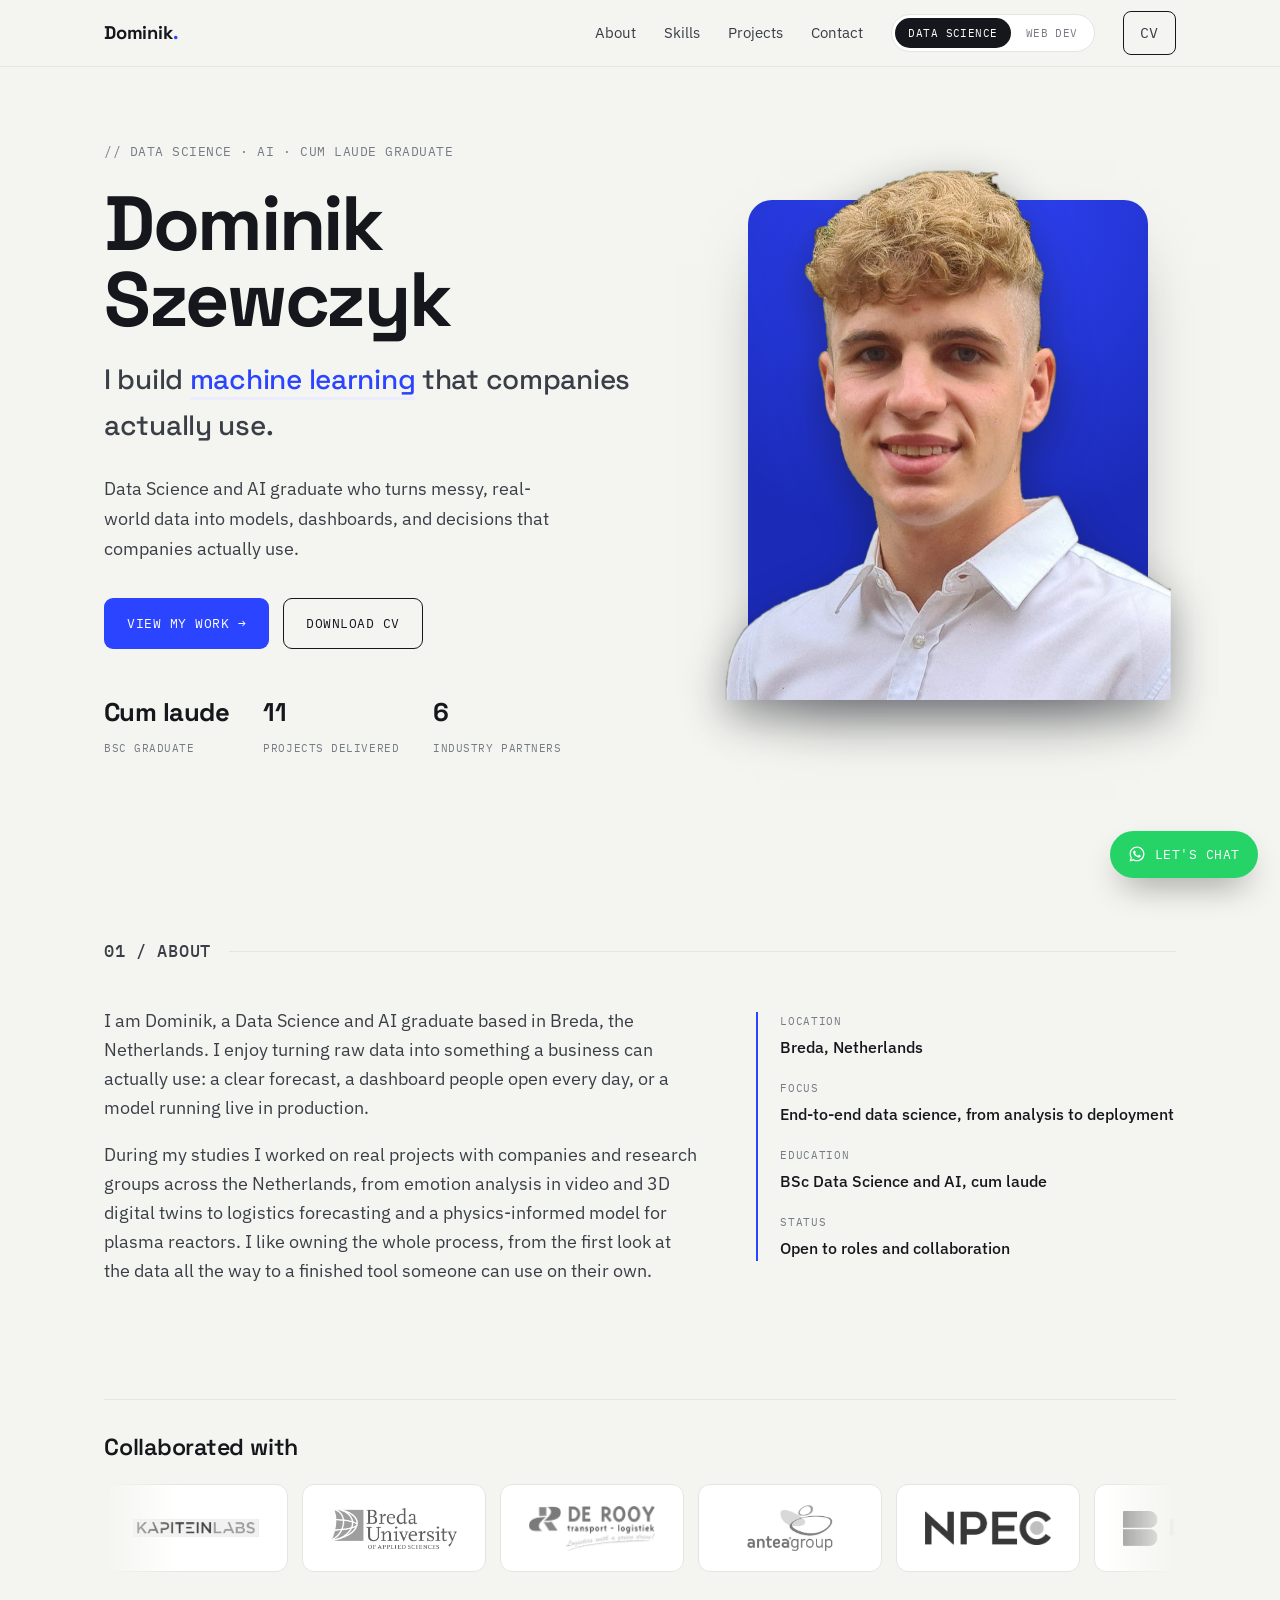
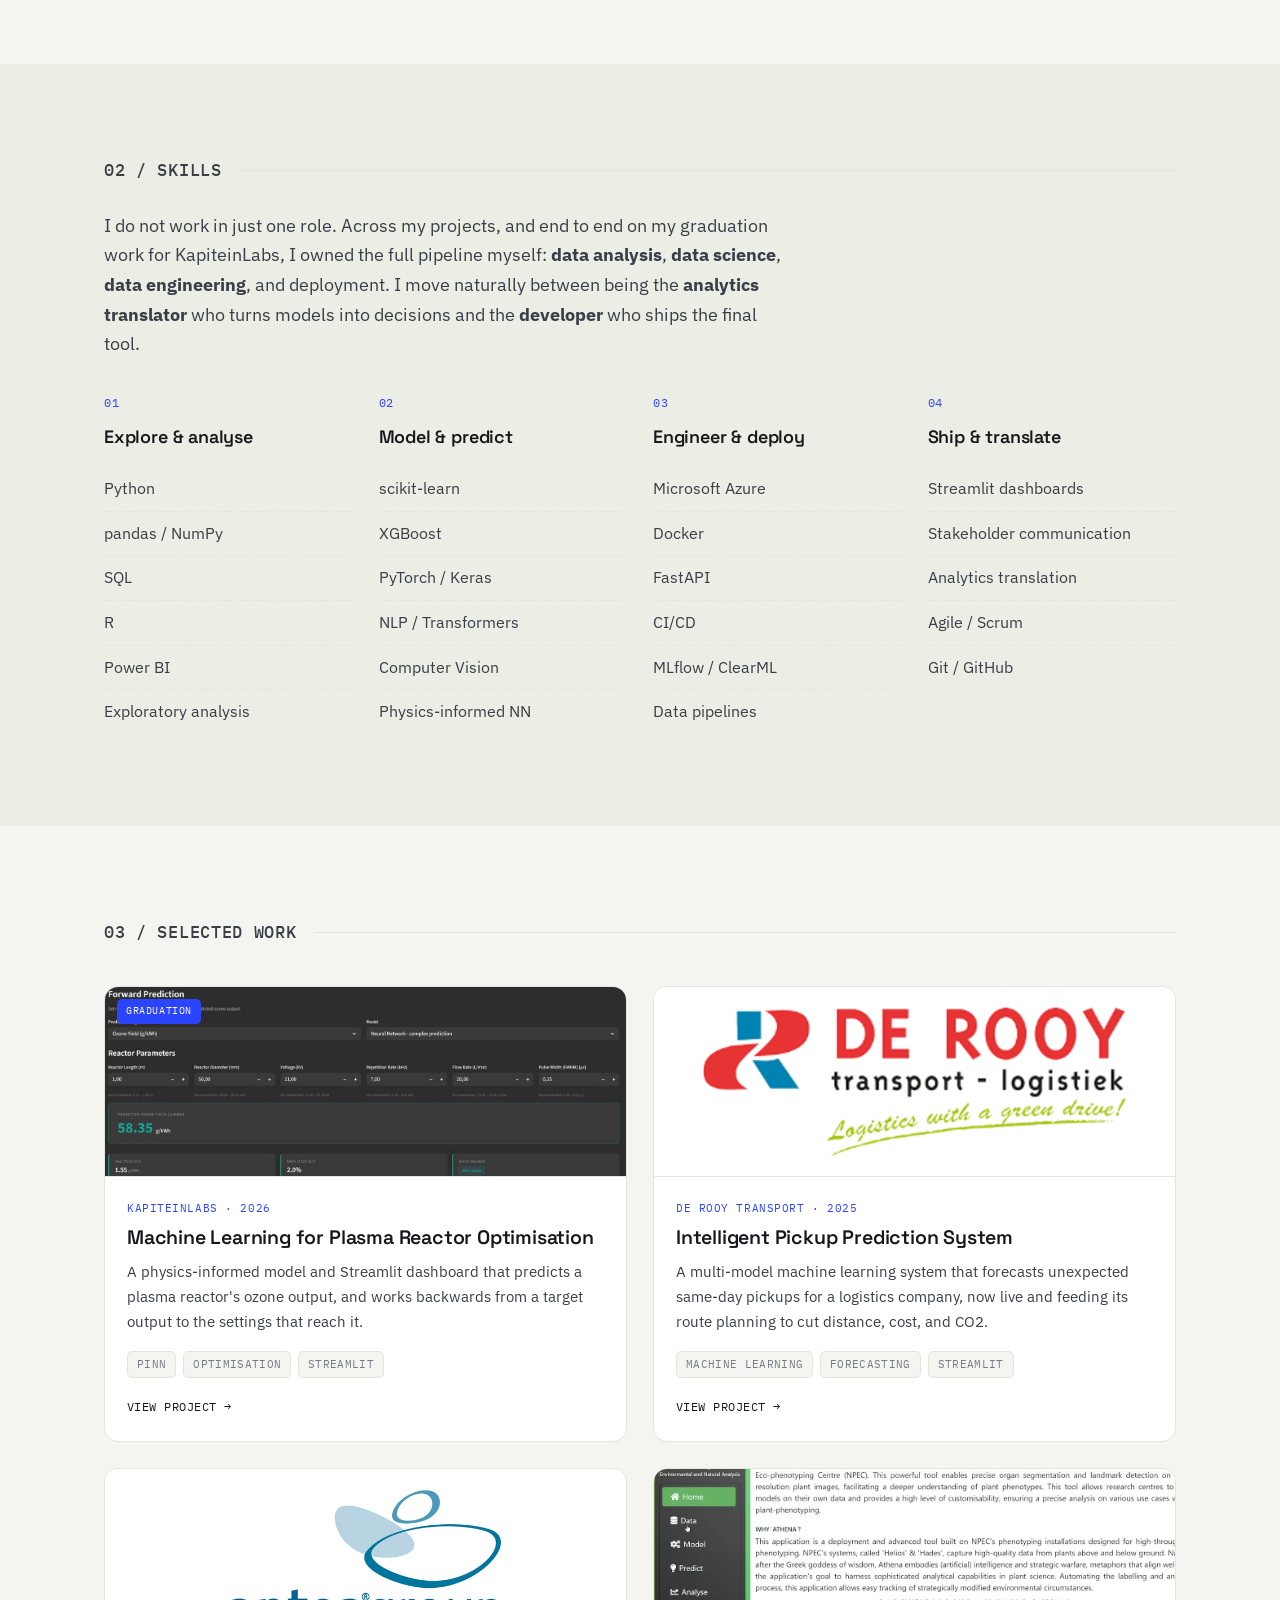
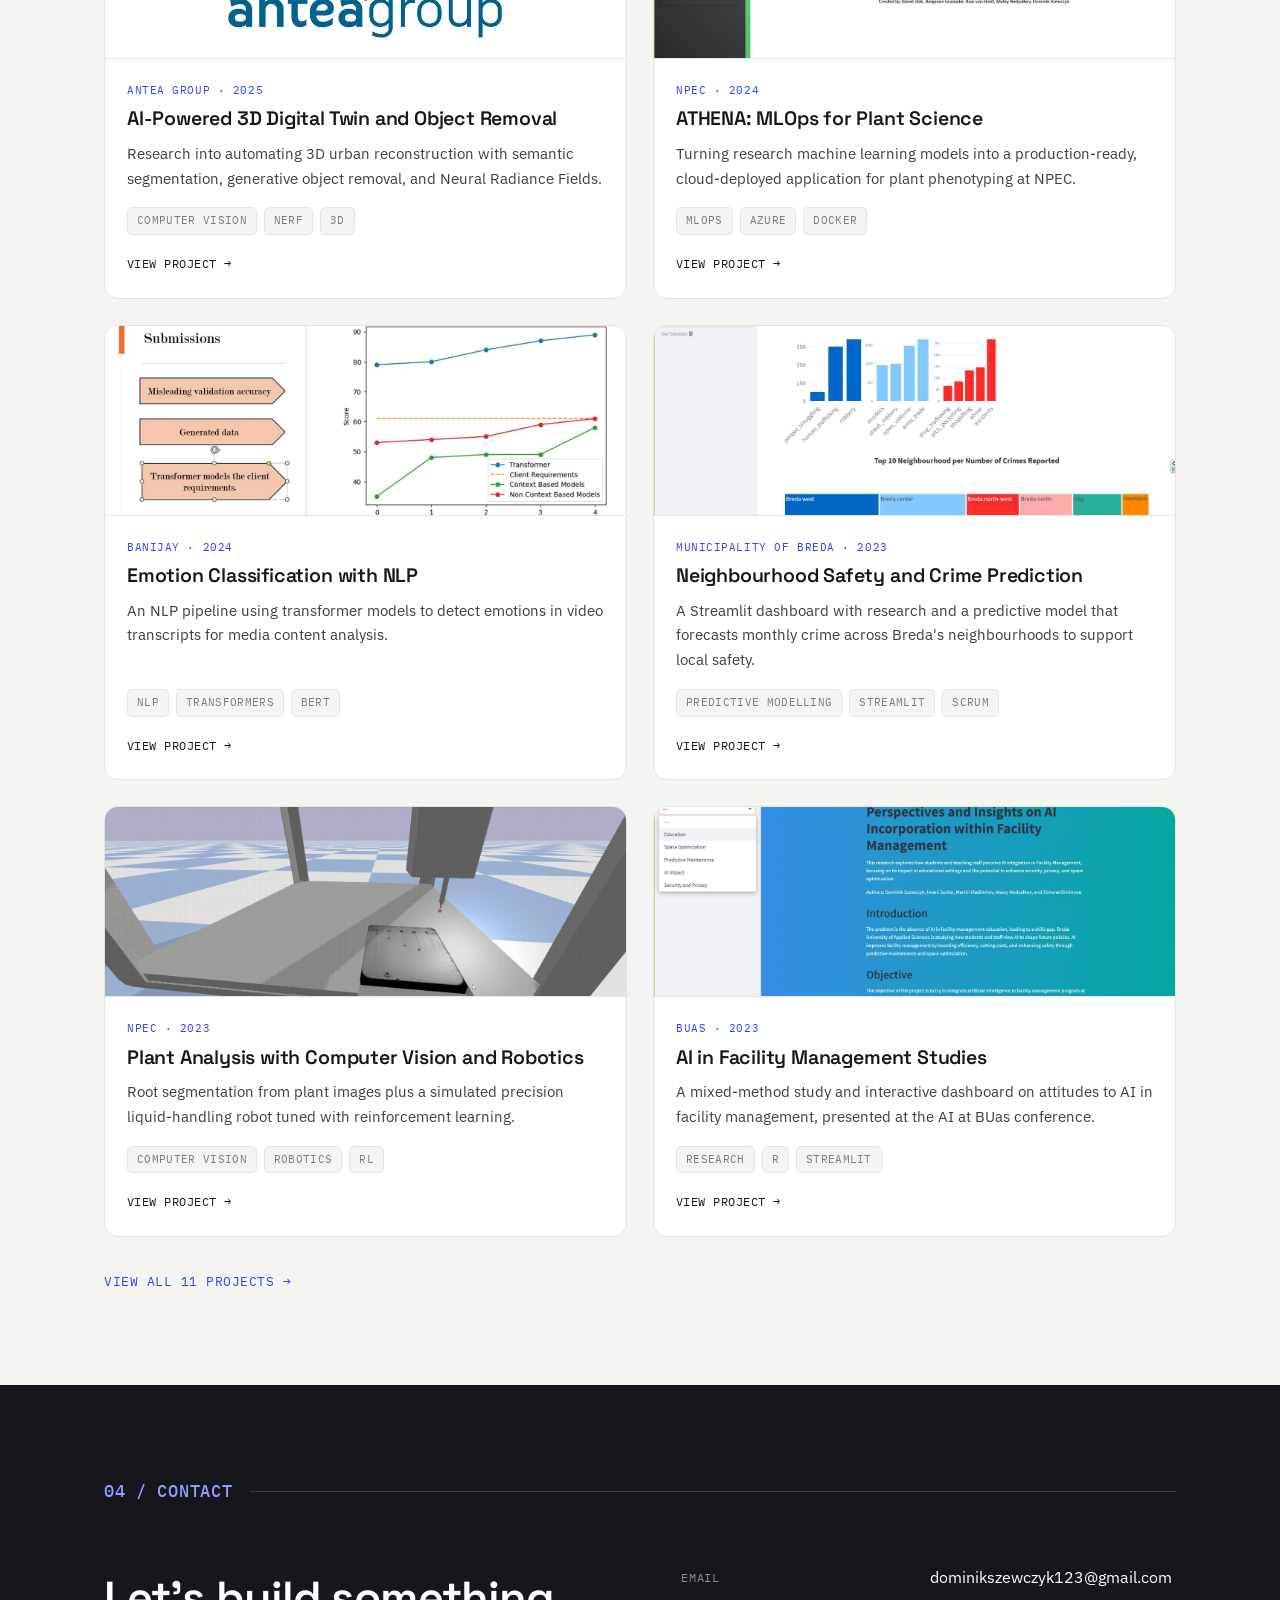
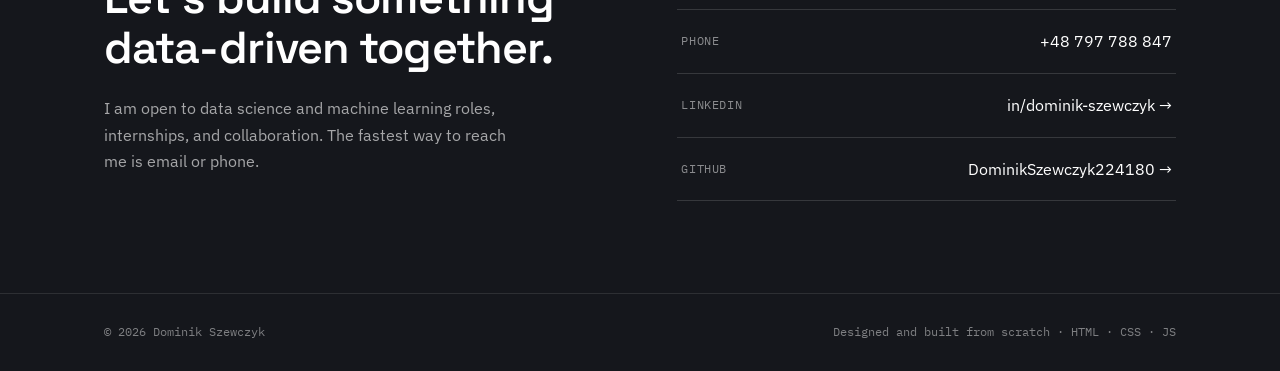
<file: index.html>
<!DOCTYPE html>
<html lang="en">
<head>
<meta charset="UTF-8">
<meta name="viewport" content="width=device-width, initial-scale=1">
<title>Dominik Szewczyk | Data Science and AI</title>
<meta name="description" content="Dominik Szewczyk, Data Science and AI graduate (cum laude). Machine learning, MLOps, computer vision, and NLP projects with industry and research partners.">
<link rel="preconnect" href="https://fonts.googleapis.com">
<link rel="preconnect" href="https://fonts.gstatic.com" crossorigin>
<link href="https://fonts.googleapis.com/css2?family=Space+Grotesk:wght@400;500;600;700&family=IBM+Plex+Sans:wght@400;500;600&family=IBM+Plex+Mono:wght@400;500&display=swap" rel="stylesheet">
<link rel="stylesheet" href="assets/css/style.css">
</head>
<body><header>
  <div class="wrap nav">
    <a class="logo" href="index.html">Dominik<span>.</span></a>
    <button class="nav-toggle" aria-label="Open menu" aria-expanded="false"><span></span><span></span><span></span></button>
    <nav class="nav-menu">
      <a href="index.html#about">About</a>
      <a href="index.html#skills">Skills</a>
      <a href="index.html#projects">Projects</a>
      <a href="index.html#contact">Contact</a>
      <div class="seg">
        <a class="seg-btn active" href="index.html">Data Science</a>
        <a class="seg-btn" href="webdev.html">Web Dev</a>
      </div>
      <a class="btn-cv" href="docs/cv.pdf">CV</a>
    </nav>
  </div>
</header>
<section class="hero">
  <div class="wrap hero-grid">
    <div class="hero-text">
      <p class="eyebrow">// data science &middot; ai &middot; cum laude graduate</p>
      <h1>Dominik Szewczyk</h1>
      <p class="role">I build <span class="rotate" data-words="machine learning|predictive models|data dashboards|AI solutions">machine learning</span> that companies actually use.</p>
      <p class="lead">Data Science and AI graduate who turns messy, real-world data into models, dashboards, and decisions that companies actually use.</p>
      <div class="cta-row">
        <a class="btn btn-primary" href="#projects">View my work &rarr;</a>
        <a class="btn btn-ghost" href="docs/cv.pdf">Download CV</a>
      </div>
      <div class="hero-stats">
        <div class="stat"><span class="n">Cum laude</span><span class="l">BSc graduate</span></div>
        <div class="stat"><span class="n">11</span><span class="l">projects delivered</span></div>
        <div class="stat"><span class="n">6</span><span class="l">industry partners</span></div>
      </div>
    </div>
    <div class="hero-photo">
      <div class="photo-panel"></div>
      <img src="assets/img/portrait-hero.png" alt="Dominik Szewczyk">
    </div>
  </div>
</section>
<section id="about" class="section">
  <div class="wrap reveal">
    <div class="sec-label"><span>01 / about</span><i></i></div>
    <div class="about-grid">
      <div class="about-text">
        <p>I am Dominik, a Data Science and AI graduate based in Breda, the Netherlands. I enjoy turning raw data into something a business can actually use: a clear forecast, a dashboard people open every day, or a model running live in production.</p>
        <p>During my studies I worked on real projects with companies and research groups across the Netherlands, from emotion analysis in video and 3D digital twins to logistics forecasting and a physics-informed model for plasma reactors. I like owning the whole process, from the first look at the data all the way to a finished tool someone can use on their own.</p>
      </div>
      <div class="facts">
        <div class="row"><span class="k">Location</span><span class="v">Breda, Netherlands</span></div>
        <div class="row"><span class="k">Focus</span><span class="v">End-to-end data science, from analysis to deployment</span></div>
        <div class="row"><span class="k">Education</span><span class="v">BSc Data Science and AI, cum laude</span></div>
        <div class="row"><span class="k">Status</span><span class="v">Open to roles and collaboration</span></div>
      </div>
      <div class="orgs"><h3 class="orgs-title">Collaborated with</h3><div class="logo-marquee"><div class="logo-track"><a class="logo-tile " href="projects/kapiteinlabs.html" aria-label="KapiteinLabs"><img src="assets/img/kapiteinlabs_logo.png" alt="KapiteinLabs"></a><a class="logo-tile " href="projects.html" aria-label="BUas"><img src="assets/img/buas_logo.png" alt="BUas"></a><a class="logo-tile " href="projects/de-rooy.html" aria-label="De Rooy Transport"><img src="assets/img/derooy_logo.png" alt="De Rooy Transport"></a><a class="logo-tile " href="projects/antea.html" aria-label="Antea Group"><img src="assets/img/antea_logo.png" alt="Antea Group"></a><a class="logo-tile " href="projects/npec-athena.html" aria-label="NPEC"><img src="assets/img/npec_logo.png" alt="NPEC"></a><a class="logo-tile " href="projects/banijay-nlp.html" aria-label="Banijay"><img src="assets/img/banijay_logo.png" alt="Banijay"></a><a class="logo-tile " href="projects/breda-safety.html" aria-label="Municipality of Breda"><img src="assets/img/breda_logo.png" alt="Municipality of Breda"></a><a class="logo-tile " href="projects/kapiteinlabs.html" aria-label="TU Eindhoven"><img src="assets/img/tue_logo.png" alt="TU Eindhoven"></a><a class="logo-tile " href="projects/kapiteinlabs.html" aria-label="KapiteinLabs" aria-hidden="true" tabindex="-1"><img src="assets/img/kapiteinlabs_logo.png" alt=""></a><a class="logo-tile " href="projects.html" aria-label="BUas" aria-hidden="true" tabindex="-1"><img src="assets/img/buas_logo.png" alt=""></a><a class="logo-tile " href="projects/de-rooy.html" aria-label="De Rooy Transport" aria-hidden="true" tabindex="-1"><img src="assets/img/derooy_logo.png" alt=""></a><a class="logo-tile " href="projects/antea.html" aria-label="Antea Group" aria-hidden="true" tabindex="-1"><img src="assets/img/antea_logo.png" alt=""></a><a class="logo-tile " href="projects/npec-athena.html" aria-label="NPEC" aria-hidden="true" tabindex="-1"><img src="assets/img/npec_logo.png" alt=""></a><a class="logo-tile " href="projects/banijay-nlp.html" aria-label="Banijay" aria-hidden="true" tabindex="-1"><img src="assets/img/banijay_logo.png" alt=""></a><a class="logo-tile " href="projects/breda-safety.html" aria-label="Municipality of Breda" aria-hidden="true" tabindex="-1"><img src="assets/img/breda_logo.png" alt=""></a><a class="logo-tile " href="projects/kapiteinlabs.html" aria-label="TU Eindhoven" aria-hidden="true" tabindex="-1"><img src="assets/img/tue_logo.png" alt=""></a></div></div></div>
    </div>
  </div>
</section>
<section id="skills" class="section section-alt">
  <div class="wrap reveal">
    <div class="sec-label"><span>02 / skills</span><i></i></div>
    <p class="skills-intro">I do not work in just one role. Across my projects, and end to end on my graduation work for KapiteinLabs, I owned the full pipeline myself: <strong>data analysis</strong>, <strong>data science</strong>, <strong>data engineering</strong>, and deployment. I move naturally between being the <strong>analytics translator</strong> who turns models into decisions and the <strong>developer</strong> who ships the final tool.</p>
    <div class="skills-grid"><div class="skill-col"><span class="snum">01</span><h3>Explore & analyse</h3><ul><li>Python</li><li>pandas / NumPy</li><li>SQL</li><li>R</li><li>Power BI</li><li>Exploratory analysis</li></ul></div><div class="skill-col"><span class="snum">02</span><h3>Model & predict</h3><ul><li>scikit-learn</li><li>XGBoost</li><li>PyTorch / Keras</li><li>NLP / Transformers</li><li>Computer Vision</li><li>Physics-informed NN</li></ul></div><div class="skill-col"><span class="snum">03</span><h3>Engineer & deploy</h3><ul><li>Microsoft Azure</li><li>Docker</li><li>FastAPI</li><li>CI/CD</li><li>MLflow / ClearML</li><li>Data pipelines</li></ul></div><div class="skill-col"><span class="snum">04</span><h3>Ship & translate</h3><ul><li>Streamlit dashboards</li><li>Stakeholder communication</li><li>Analytics translation</li><li>Agile / Scrum</li><li>Git / GitHub</li></ul></div></div>
  </div>
</section>
<section id="projects" class="section">
  <div class="wrap reveal"><div class="sec-label"><span>03 / selected work</span><i></i></div>
  <div class="cards"><a class="card" href="projects/kapiteinlabs.html">
  <div class="card-thumb"><span class="card-flag">Graduation</span><img src="assets/img/kapiteinlabs_forward.jpg" alt="Machine Learning for Plasma Reactor Optimisation"></div>
  <div class="card-body">
    <span class="card-org">KapiteinLabs · 2026</span>
    <h3>Machine Learning for Plasma Reactor Optimisation</h3>
    <p>A physics-informed model and Streamlit dashboard that predicts a plasma reactor&#x27;s ozone output, and works backwards from a target output to the settings that reach it.</p>
    <div class="tags"><span class="tag">PINN</span><span class="tag">Optimisation</span><span class="tag">Streamlit</span></div>
    <span class="card-more">View project &rarr;</span>
  </div>
</a><a class="card" href="projects/de-rooy.html">
  <div class="card-thumb logo"><img src="assets/img/derooy_logo.png" alt="Intelligent Pickup Prediction System"></div>
  <div class="card-body">
    <span class="card-org">De Rooy Transport · 2025</span>
    <h3>Intelligent Pickup Prediction System</h3>
    <p>A multi-model machine learning system that forecasts unexpected same-day pickups for a logistics company, now live and feeding its route planning to cut distance, cost, and CO2.</p>
    <div class="tags"><span class="tag">Machine Learning</span><span class="tag">Forecasting</span><span class="tag">Streamlit</span></div>
    <span class="card-more">View project &rarr;</span>
  </div>
</a><a class="card" href="projects/antea.html">
  <div class="card-thumb logo"><img src="assets/img/antea_logo.png" alt="AI-Powered 3D Digital Twin and Object Removal"></div>
  <div class="card-body">
    <span class="card-org">Antea Group · 2025</span>
    <h3>AI-Powered 3D Digital Twin and Object Removal</h3>
    <p>Research into automating 3D urban reconstruction with semantic segmentation, generative object removal, and Neural Radiance Fields.</p>
    <div class="tags"><span class="tag">Computer Vision</span><span class="tag">NeRF</span><span class="tag">3D</span></div>
    <span class="card-more">View project &rarr;</span>
  </div>
</a><a class="card" href="projects/npec-athena.html">
  <div class="card-thumb"><img src="assets/img/npec1.jpg" alt="ATHENA: MLOps for Plant Science"></div>
  <div class="card-body">
    <span class="card-org">NPEC · 2024</span>
    <h3>ATHENA: MLOps for Plant Science</h3>
    <p>Turning research machine learning models into a production-ready, cloud-deployed application for plant phenotyping at NPEC.</p>
    <div class="tags"><span class="tag">MLOps</span><span class="tag">Azure</span><span class="tag">Docker</span></div>
    <span class="card-more">View project &rarr;</span>
  </div>
</a><a class="card" href="projects/banijay-nlp.html">
  <div class="card-thumb"><img src="assets/img/banijay1.jpg" alt="Emotion Classification with NLP"></div>
  <div class="card-body">
    <span class="card-org">Banijay · 2024</span>
    <h3>Emotion Classification with NLP</h3>
    <p>An NLP pipeline using transformer models to detect emotions in video transcripts for media content analysis.</p>
    <div class="tags"><span class="tag">NLP</span><span class="tag">Transformers</span><span class="tag">BERT</span></div>
    <span class="card-more">View project &rarr;</span>
  </div>
</a><a class="card" href="projects/breda-safety.html">
  <div class="card-thumb"><img src="assets/img/snapshot4.jpg" alt="Neighbourhood Safety and Crime Prediction"></div>
  <div class="card-body">
    <span class="card-org">Municipality of Breda · 2023</span>
    <h3>Neighbourhood Safety and Crime Prediction</h3>
    <p>A Streamlit dashboard with research and a predictive model that forecasts monthly crime across Breda&#x27;s neighbourhoods to support local safety.</p>
    <div class="tags"><span class="tag">Predictive Modelling</span><span class="tag">Streamlit</span><span class="tag">Scrum</span></div>
    <span class="card-more">View project &rarr;</span>
  </div>
</a><a class="card" href="projects/npec-robotics.html">
  <div class="card-thumb"><img src="assets/img/robot.jpg" alt="Plant Analysis with Computer Vision and Robotics"></div>
  <div class="card-body">
    <span class="card-org">NPEC · 2023</span>
    <h3>Plant Analysis with Computer Vision and Robotics</h3>
    <p>Root segmentation from plant images plus a simulated precision liquid-handling robot tuned with reinforcement learning.</p>
    <div class="tags"><span class="tag">Computer Vision</span><span class="tag">Robotics</span><span class="tag">RL</span></div>
    <span class="card-more">View project &rarr;</span>
  </div>
</a><a class="card" href="projects/facility-ai.html">
  <div class="card-thumb"><img src="assets/img/snapshot7.jpg" alt="AI in Facility Management Studies"></div>
  <div class="card-body">
    <span class="card-org">BUas · 2023</span>
    <h3>AI in Facility Management Studies</h3>
    <p>A mixed-method study and interactive dashboard on attitudes to AI in facility management, presented at the AI at BUas conference.</p>
    <div class="tags"><span class="tag">Research</span><span class="tag">R</span><span class="tag">Streamlit</span></div>
    <span class="card-more">View project &rarr;</span>
  </div>
</a></div>
  <a class="view-all" href="projects.html">View all 11 projects &rarr;</a></div>
</section>
<section id="contact" class="section section-dark">
  <div class="wrap reveal"><div class="sec-label"><span>04 / contact</span><i></i></div>
    <div class="contact-grid">
      <div>
        <div class="big">Let's build something data-driven together.</div>
        <p class="sub">I am open to data science and machine learning roles, internships, and collaboration. The fastest way to reach me is email or phone.</p>
      </div>
      <div class="contact-links">
        <a href="mailto:dominikszewczyk123@gmail.com"><span class="lbl">Email</span><span class="val">dominikszewczyk123@gmail.com</span></a>
        <a href="tel:+48797788847"><span class="lbl">Phone</span><span class="val">+48 797 788 847</span></a>
        <a href="https://linkedin.com/in/dominik-szewczyk" target="_blank" rel="noopener"><span class="lbl">LinkedIn</span><span class="val">in/dominik-szewczyk &rarr;</span></a>
        <a href="https://github.com/DominikSzewczyk224180" target="_blank" rel="noopener"><span class="lbl">GitHub</span><span class="val">DominikSzewczyk224180 &rarr;</span></a>
      </div>
    </div></div>
</section>
<footer>
  <div class="wrap foot">
    <span>&copy; 2026 Dominik Szewczyk</span>
    <span>Designed and built from scratch &middot; HTML &middot; CSS &middot; JS</span>
  </div>
</footer>
<a class="chat-fab" href="https://wa.me/48797788847?text=Hi%20Dominik%2C%20I%20came%20across%20your%20portfolio%20and%20would%20like%20to%20chat." target="_blank" rel="noopener" aria-label="Chat on WhatsApp">
  <svg viewBox="0 0 24 24" width="18" height="18" aria-hidden="true"><path fill="currentColor" d="M12.04 2C6.58 2 2.13 6.45 2.13 11.91c0 1.75.46 3.46 1.32 4.96L2 22l5.25-1.38c1.45.79 3.08 1.21 4.79 1.21h.01c5.46 0 9.91-4.45 9.91-9.91C21.96 6.45 17.5 2 12.04 2m0 18.15c-1.52 0-3.01-.41-4.3-1.18l-.31-.18-3.12.82.83-3.04-.2-.32a8.2 8.2 0 0 1-1.26-4.36c0-4.54 3.7-8.23 8.25-8.23 2.2 0 4.27.86 5.83 2.42a8.18 8.18 0 0 1 2.41 5.82c0 4.54-3.7 8.23-8.24 8.23m4.52-6.16c-.25-.12-1.47-.72-1.69-.81-.23-.08-.39-.12-.56.13-.16.25-.64.81-.79.97-.14.17-.29.19-.54.06-.25-.12-1.05-.39-1.99-1.23-.74-.66-1.23-1.47-1.38-1.72-.14-.25-.01-.38.11-.51.11-.11.25-.29.37-.43.13-.14.17-.25.25-.41.08-.17.04-.31-.02-.43-.06-.12-.56-1.34-.76-1.84-.2-.48-.41-.42-.56-.43h-.48c-.17 0-.43.06-.66.31-.23.25-.86.85-.86 2.07 0 1.22.89 2.4 1.01 2.56.12.17 1.75 2.67 4.23 3.74.59.26 1.05.41 1.41.52.59.19 1.13.16 1.56.1.48-.07 1.47-.6 1.68-1.18.21-.58.21-1.07.14-1.18-.06-.11-.22-.17-.47-.29"/></svg>
  <span>Let's chat</span>
</a>
<script src="assets/js/main.js"></script>
</body>
</html>
</file>
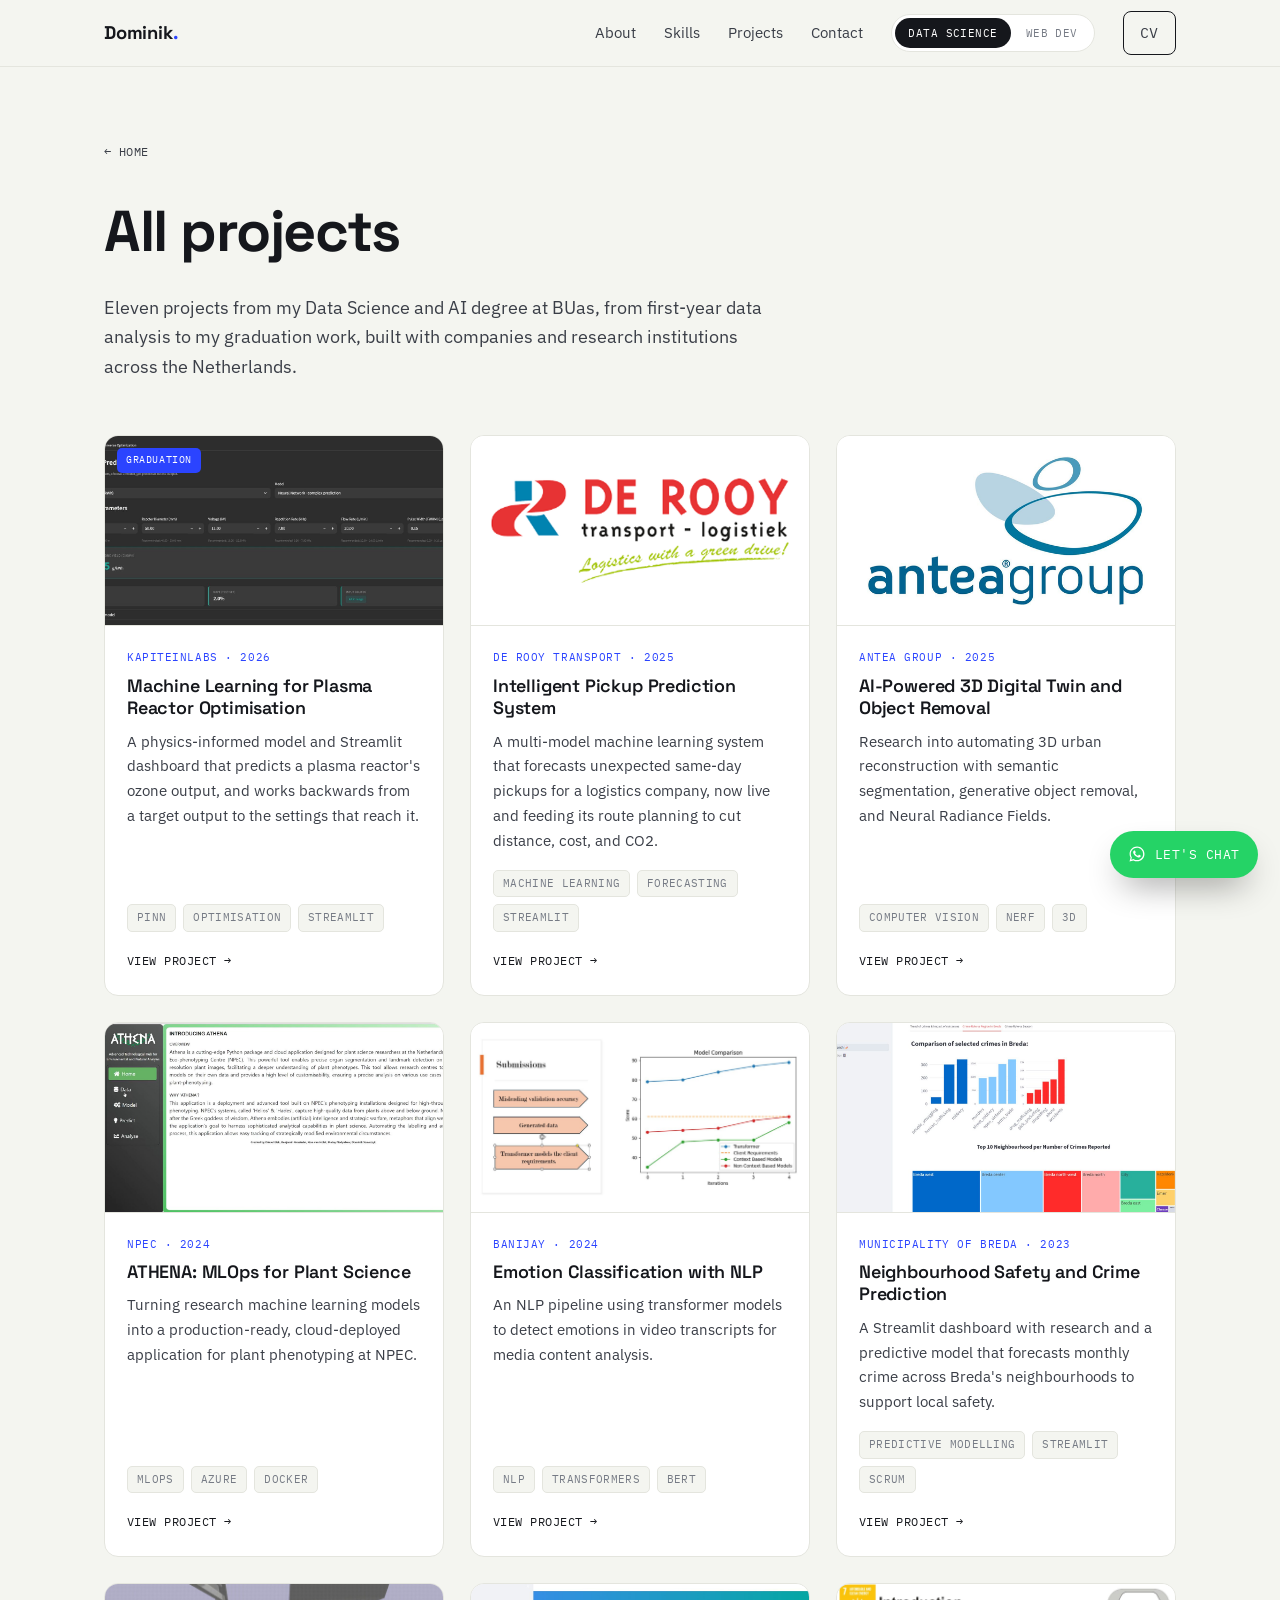
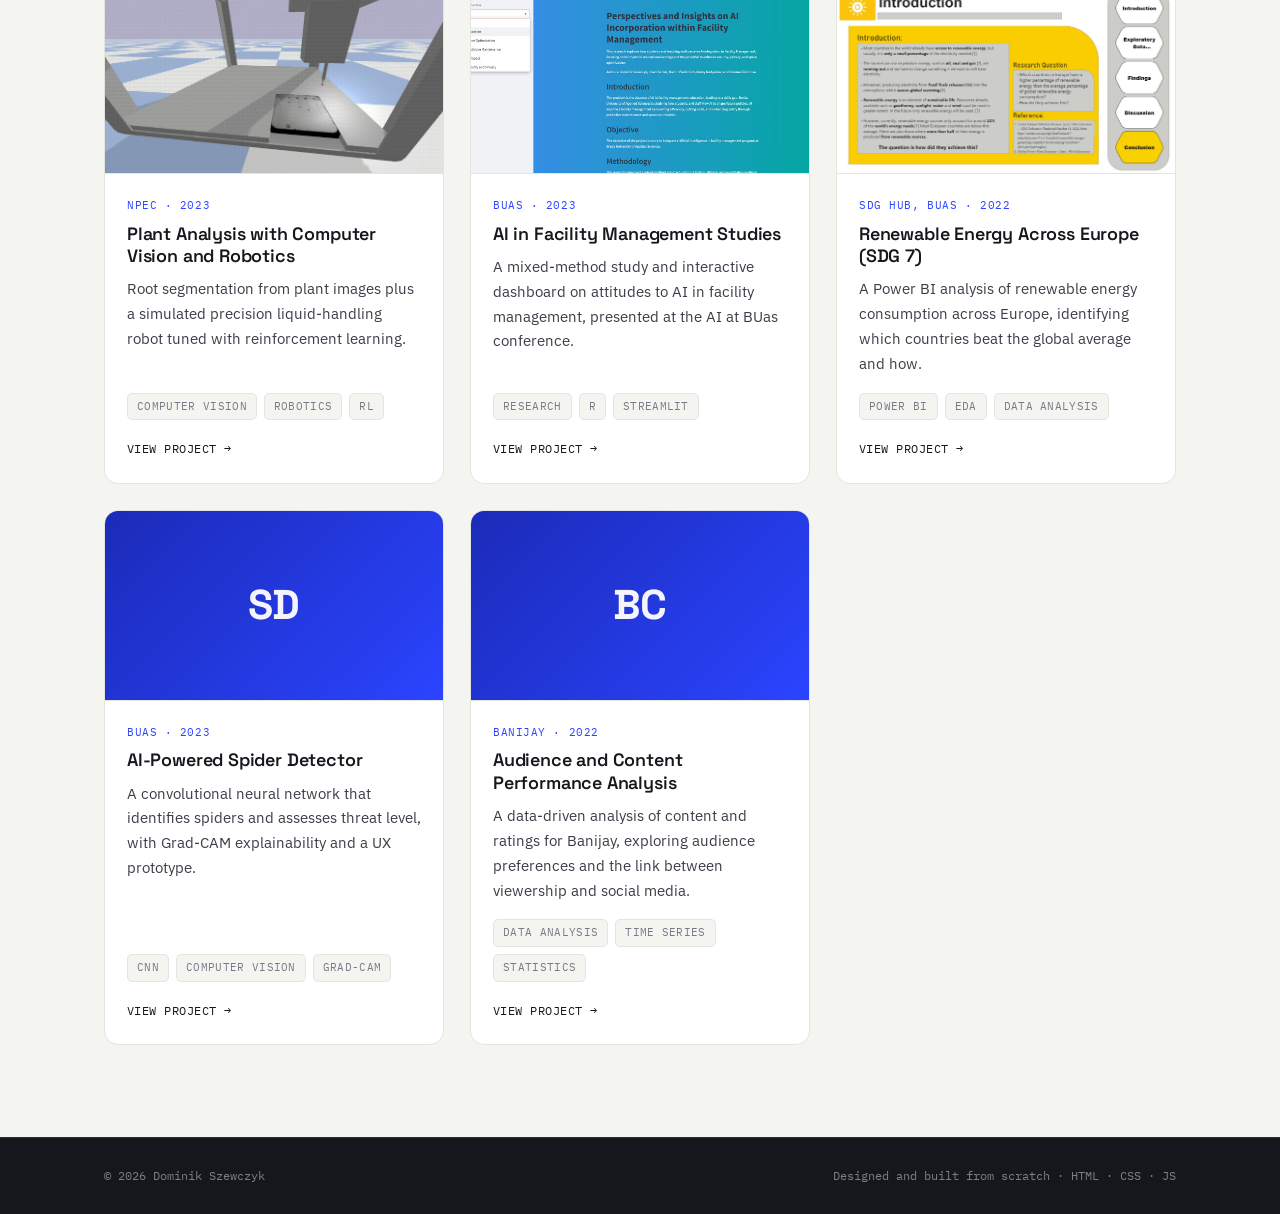
<file: projects.html>
<!DOCTYPE html>
<html lang="en">
<head>
<meta charset="UTF-8">
<meta name="viewport" content="width=device-width, initial-scale=1">
<title>All projects | Dominik Szewczyk</title>
<meta name="description" content="All data science and machine learning projects by Dominik Szewczyk.">
<link rel="preconnect" href="https://fonts.googleapis.com">
<link rel="preconnect" href="https://fonts.gstatic.com" crossorigin>
<link href="https://fonts.googleapis.com/css2?family=Space+Grotesk:wght@400;500;600;700&family=IBM+Plex+Sans:wght@400;500;600&family=IBM+Plex+Mono:wght@400;500&display=swap" rel="stylesheet">
<link rel="stylesheet" href="assets/css/style.css">
</head>
<body><header>
  <div class="wrap nav">
    <a class="logo" href="index.html">Dominik<span>.</span></a>
    <button class="nav-toggle" aria-label="Open menu" aria-expanded="false"><span></span><span></span><span></span></button>
    <nav class="nav-menu">
      <a href="index.html#about">About</a>
      <a href="index.html#skills">Skills</a>
      <a href="index.html#projects">Projects</a>
      <a href="index.html#contact">Contact</a>
      <div class="seg">
        <a class="seg-btn active" href="index.html">Data Science</a>
        <a class="seg-btn" href="webdev.html">Web Dev</a>
      </div>
      <a class="btn-cv" href="docs/cv.pdf">CV</a>
    </nav>
  </div>
</header>
<section class="page-hero"><div class="wrap reveal">
    <a class="back" href="index.html" style="margin-bottom:22px">&larr; Home</a>
    <h1>All projects</h1>
    <p>Eleven projects from my Data Science and AI degree at BUas, from first-year data analysis to my graduation work, built with companies and research institutions across the Netherlands.</p>
  </div></section>
  <section class="section" style="padding-top:30px"><div class="wrap reveal"><div class="cards cards-3"><a class="card" href="projects/kapiteinlabs.html">
  <div class="card-thumb"><span class="card-flag">Graduation</span><img src="assets/img/kapiteinlabs_forward.jpg" alt="Machine Learning for Plasma Reactor Optimisation"></div>
  <div class="card-body">
    <span class="card-org">KapiteinLabs · 2026</span>
    <h3>Machine Learning for Plasma Reactor Optimisation</h3>
    <p>A physics-informed model and Streamlit dashboard that predicts a plasma reactor&#x27;s ozone output, and works backwards from a target output to the settings that reach it.</p>
    <div class="tags"><span class="tag">PINN</span><span class="tag">Optimisation</span><span class="tag">Streamlit</span></div>
    <span class="card-more">View project &rarr;</span>
  </div>
</a><a class="card" href="projects/de-rooy.html">
  <div class="card-thumb logo"><img src="assets/img/derooy_logo.png" alt="Intelligent Pickup Prediction System"></div>
  <div class="card-body">
    <span class="card-org">De Rooy Transport · 2025</span>
    <h3>Intelligent Pickup Prediction System</h3>
    <p>A multi-model machine learning system that forecasts unexpected same-day pickups for a logistics company, now live and feeding its route planning to cut distance, cost, and CO2.</p>
    <div class="tags"><span class="tag">Machine Learning</span><span class="tag">Forecasting</span><span class="tag">Streamlit</span></div>
    <span class="card-more">View project &rarr;</span>
  </div>
</a><a class="card" href="projects/antea.html">
  <div class="card-thumb logo"><img src="assets/img/antea_logo.png" alt="AI-Powered 3D Digital Twin and Object Removal"></div>
  <div class="card-body">
    <span class="card-org">Antea Group · 2025</span>
    <h3>AI-Powered 3D Digital Twin and Object Removal</h3>
    <p>Research into automating 3D urban reconstruction with semantic segmentation, generative object removal, and Neural Radiance Fields.</p>
    <div class="tags"><span class="tag">Computer Vision</span><span class="tag">NeRF</span><span class="tag">3D</span></div>
    <span class="card-more">View project &rarr;</span>
  </div>
</a><a class="card" href="projects/npec-athena.html">
  <div class="card-thumb"><img src="assets/img/npec1.jpg" alt="ATHENA: MLOps for Plant Science"></div>
  <div class="card-body">
    <span class="card-org">NPEC · 2024</span>
    <h3>ATHENA: MLOps for Plant Science</h3>
    <p>Turning research machine learning models into a production-ready, cloud-deployed application for plant phenotyping at NPEC.</p>
    <div class="tags"><span class="tag">MLOps</span><span class="tag">Azure</span><span class="tag">Docker</span></div>
    <span class="card-more">View project &rarr;</span>
  </div>
</a><a class="card" href="projects/banijay-nlp.html">
  <div class="card-thumb"><img src="assets/img/banijay1.jpg" alt="Emotion Classification with NLP"></div>
  <div class="card-body">
    <span class="card-org">Banijay · 2024</span>
    <h3>Emotion Classification with NLP</h3>
    <p>An NLP pipeline using transformer models to detect emotions in video transcripts for media content analysis.</p>
    <div class="tags"><span class="tag">NLP</span><span class="tag">Transformers</span><span class="tag">BERT</span></div>
    <span class="card-more">View project &rarr;</span>
  </div>
</a><a class="card" href="projects/breda-safety.html">
  <div class="card-thumb"><img src="assets/img/snapshot4.jpg" alt="Neighbourhood Safety and Crime Prediction"></div>
  <div class="card-body">
    <span class="card-org">Municipality of Breda · 2023</span>
    <h3>Neighbourhood Safety and Crime Prediction</h3>
    <p>A Streamlit dashboard with research and a predictive model that forecasts monthly crime across Breda&#x27;s neighbourhoods to support local safety.</p>
    <div class="tags"><span class="tag">Predictive Modelling</span><span class="tag">Streamlit</span><span class="tag">Scrum</span></div>
    <span class="card-more">View project &rarr;</span>
  </div>
</a><a class="card" href="projects/npec-robotics.html">
  <div class="card-thumb"><img src="assets/img/robot.jpg" alt="Plant Analysis with Computer Vision and Robotics"></div>
  <div class="card-body">
    <span class="card-org">NPEC · 2023</span>
    <h3>Plant Analysis with Computer Vision and Robotics</h3>
    <p>Root segmentation from plant images plus a simulated precision liquid-handling robot tuned with reinforcement learning.</p>
    <div class="tags"><span class="tag">Computer Vision</span><span class="tag">Robotics</span><span class="tag">RL</span></div>
    <span class="card-more">View project &rarr;</span>
  </div>
</a><a class="card" href="projects/facility-ai.html">
  <div class="card-thumb"><img src="assets/img/snapshot7.jpg" alt="AI in Facility Management Studies"></div>
  <div class="card-body">
    <span class="card-org">BUas · 2023</span>
    <h3>AI in Facility Management Studies</h3>
    <p>A mixed-method study and interactive dashboard on attitudes to AI in facility management, presented at the AI at BUas conference.</p>
    <div class="tags"><span class="tag">Research</span><span class="tag">R</span><span class="tag">Streamlit</span></div>
    <span class="card-more">View project &rarr;</span>
  </div>
</a><a class="card" href="projects/sdg-energy.html">
  <div class="card-thumb"><img src="assets/img/snapshot1.jpg" alt="Renewable Energy Across Europe (SDG 7)"></div>
  <div class="card-body">
    <span class="card-org">SDG Hub, BUas · 2022</span>
    <h3>Renewable Energy Across Europe (SDG 7)</h3>
    <p>A Power BI analysis of renewable energy consumption across Europe, identifying which countries beat the global average and how.</p>
    <div class="tags"><span class="tag">Power BI</span><span class="tag">EDA</span><span class="tag">Data Analysis</span></div>
    <span class="card-more">View project &rarr;</span>
  </div>
</a><a class="card" href="projects/spider-detector.html">
  <div class="card-thumb noimg"><span class="card-initial">SD</span></div>
  <div class="card-body">
    <span class="card-org">BUas · 2023</span>
    <h3>AI-Powered Spider Detector</h3>
    <p>A convolutional neural network that identifies spiders and assesses threat level, with Grad-CAM explainability and a UX prototype.</p>
    <div class="tags"><span class="tag">CNN</span><span class="tag">Computer Vision</span><span class="tag">Grad-CAM</span></div>
    <span class="card-more">View project &rarr;</span>
  </div>
</a><a class="card" href="projects/banijay-content.html">
  <div class="card-thumb noimg"><span class="card-initial">BC</span></div>
  <div class="card-body">
    <span class="card-org">Banijay · 2022</span>
    <h3>Audience and Content Performance Analysis</h3>
    <p>A data-driven analysis of content and ratings for Banijay, exploring audience preferences and the link between viewership and social media.</p>
    <div class="tags"><span class="tag">Data Analysis</span><span class="tag">Time Series</span><span class="tag">Statistics</span></div>
    <span class="card-more">View project &rarr;</span>
  </div>
</a></div></div></section>
<footer>
  <div class="wrap foot">
    <span>&copy; 2026 Dominik Szewczyk</span>
    <span>Designed and built from scratch &middot; HTML &middot; CSS &middot; JS</span>
  </div>
</footer>
<a class="chat-fab" href="https://wa.me/48797788847?text=Hi%20Dominik%2C%20I%20came%20across%20your%20portfolio%20and%20would%20like%20to%20chat." target="_blank" rel="noopener" aria-label="Chat on WhatsApp">
  <svg viewBox="0 0 24 24" width="18" height="18" aria-hidden="true"><path fill="currentColor" d="M12.04 2C6.58 2 2.13 6.45 2.13 11.91c0 1.75.46 3.46 1.32 4.96L2 22l5.25-1.38c1.45.79 3.08 1.21 4.79 1.21h.01c5.46 0 9.91-4.45 9.91-9.91C21.96 6.45 17.5 2 12.04 2m0 18.15c-1.52 0-3.01-.41-4.3-1.18l-.31-.18-3.12.82.83-3.04-.2-.32a8.2 8.2 0 0 1-1.26-4.36c0-4.54 3.7-8.23 8.25-8.23 2.2 0 4.27.86 5.83 2.42a8.18 8.18 0 0 1 2.41 5.82c0 4.54-3.7 8.23-8.24 8.23m4.52-6.16c-.25-.12-1.47-.72-1.69-.81-.23-.08-.39-.12-.56.13-.16.25-.64.81-.79.97-.14.17-.29.19-.54.06-.25-.12-1.05-.39-1.99-1.23-.74-.66-1.23-1.47-1.38-1.72-.14-.25-.01-.38.11-.51.11-.11.25-.29.37-.43.13-.14.17-.25.25-.41.08-.17.04-.31-.02-.43-.06-.12-.56-1.34-.76-1.84-.2-.48-.41-.42-.56-.43h-.48c-.17 0-.43.06-.66.31-.23.25-.86.85-.86 2.07 0 1.22.89 2.4 1.01 2.56.12.17 1.75 2.67 4.23 3.74.59.26 1.05.41 1.41.52.59.19 1.13.16 1.56.1.48-.07 1.47-.6 1.68-1.18.21-.58.21-1.07.14-1.18-.06-.11-.22-.17-.47-.29"/></svg>
  <span>Let's chat</span>
</a>
<script src="assets/js/main.js"></script>
</body>
</html>
</file>
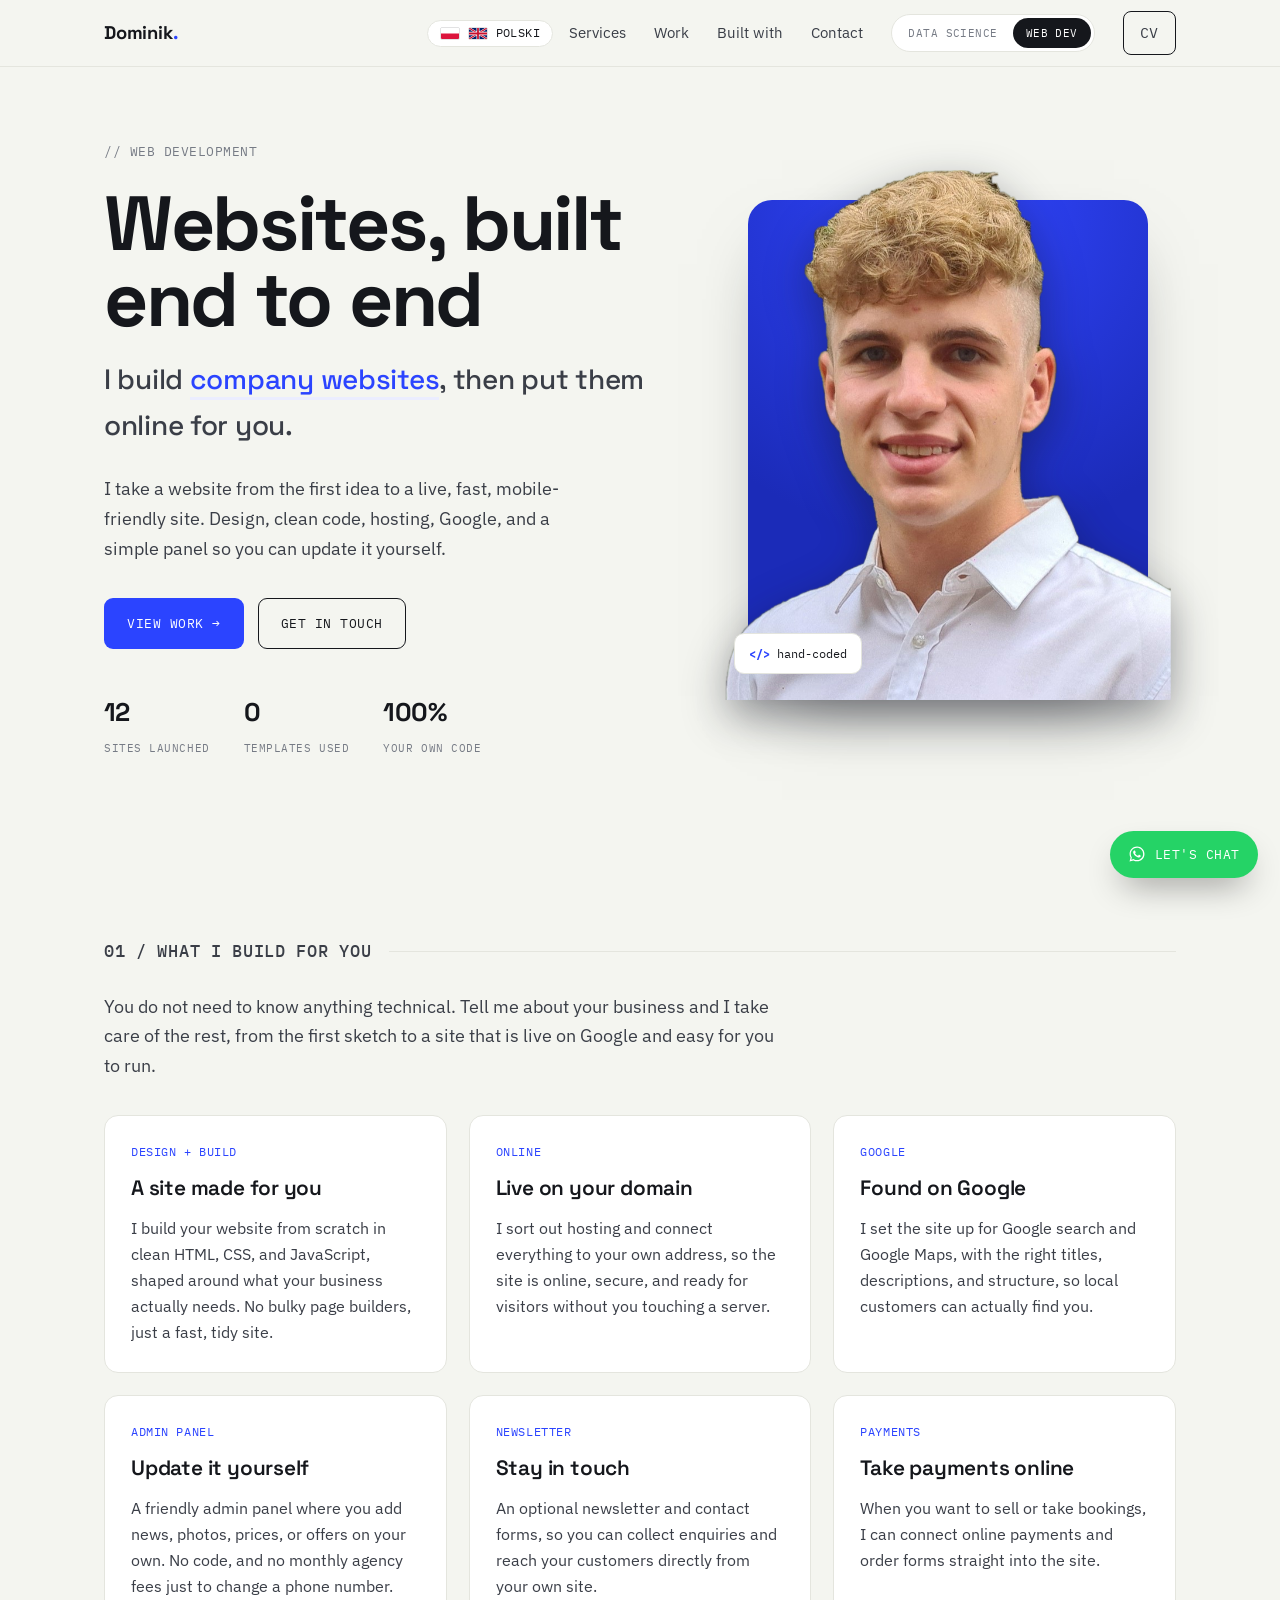
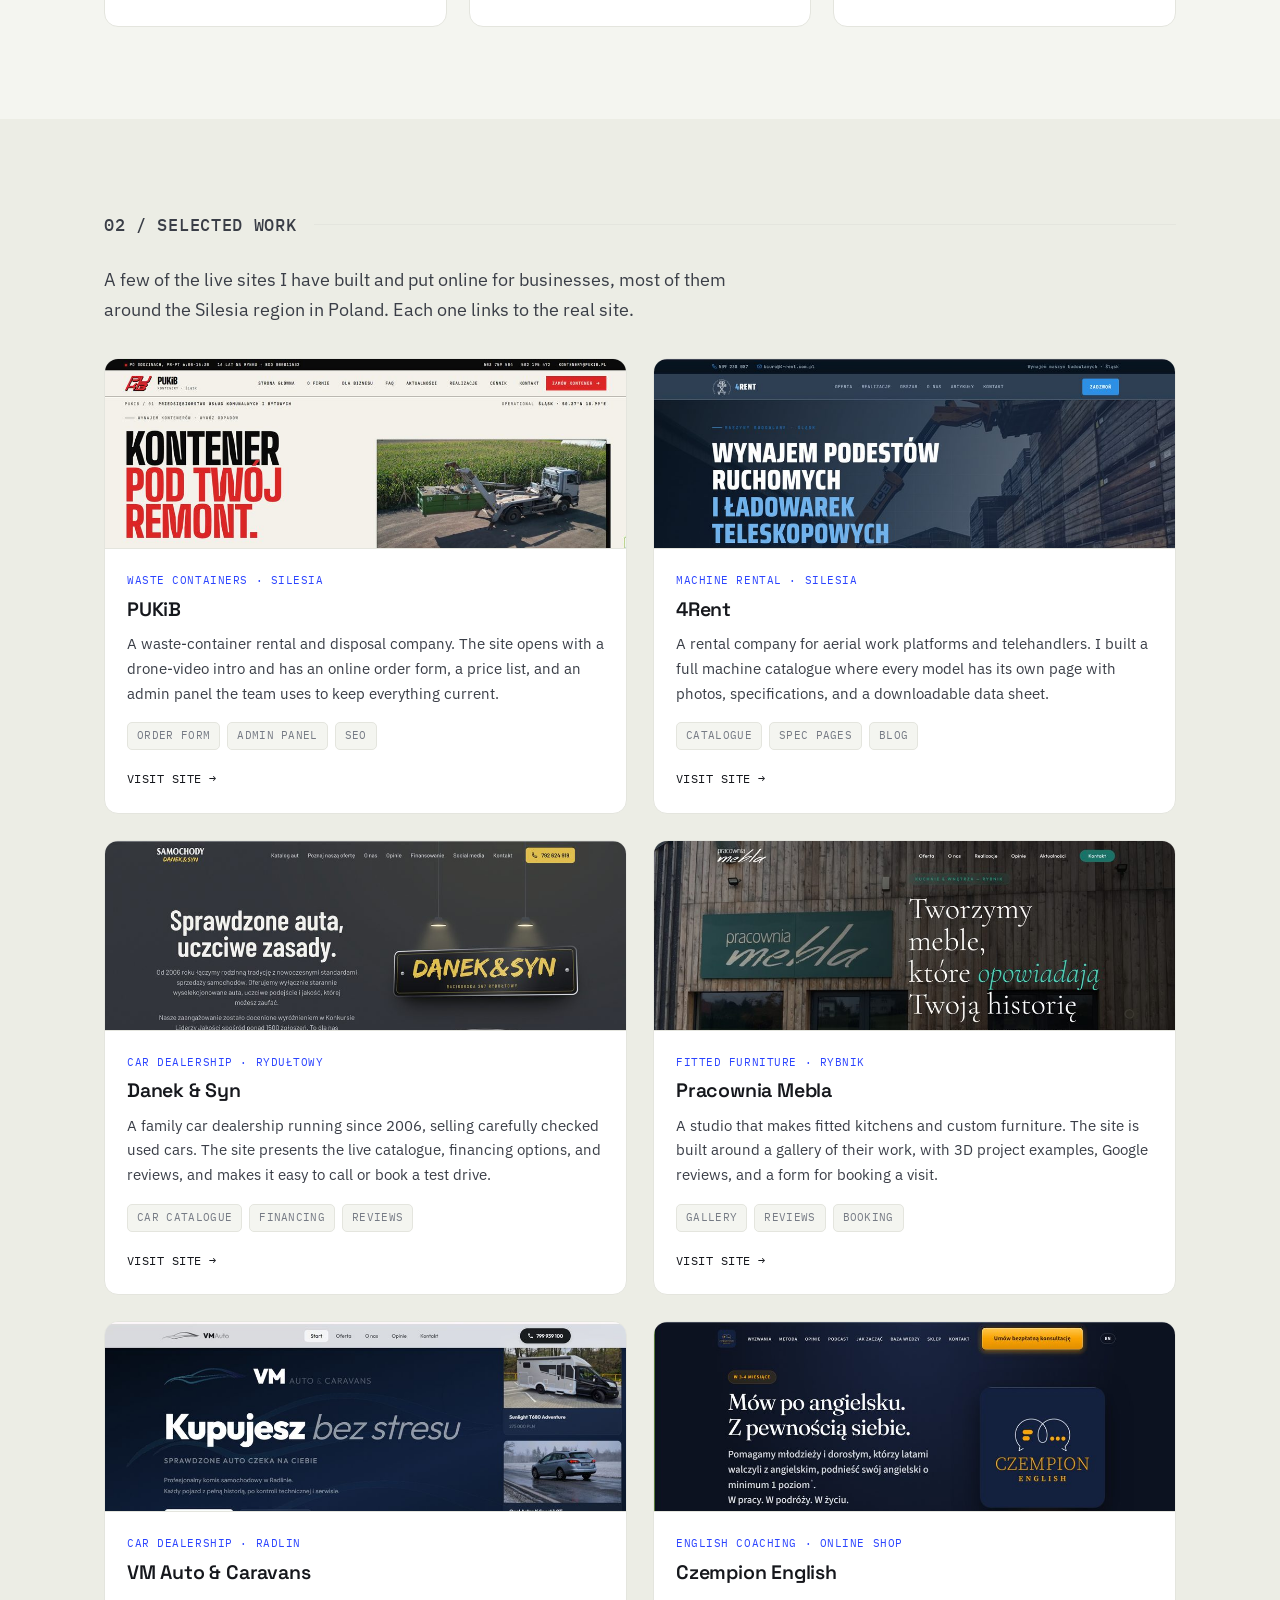
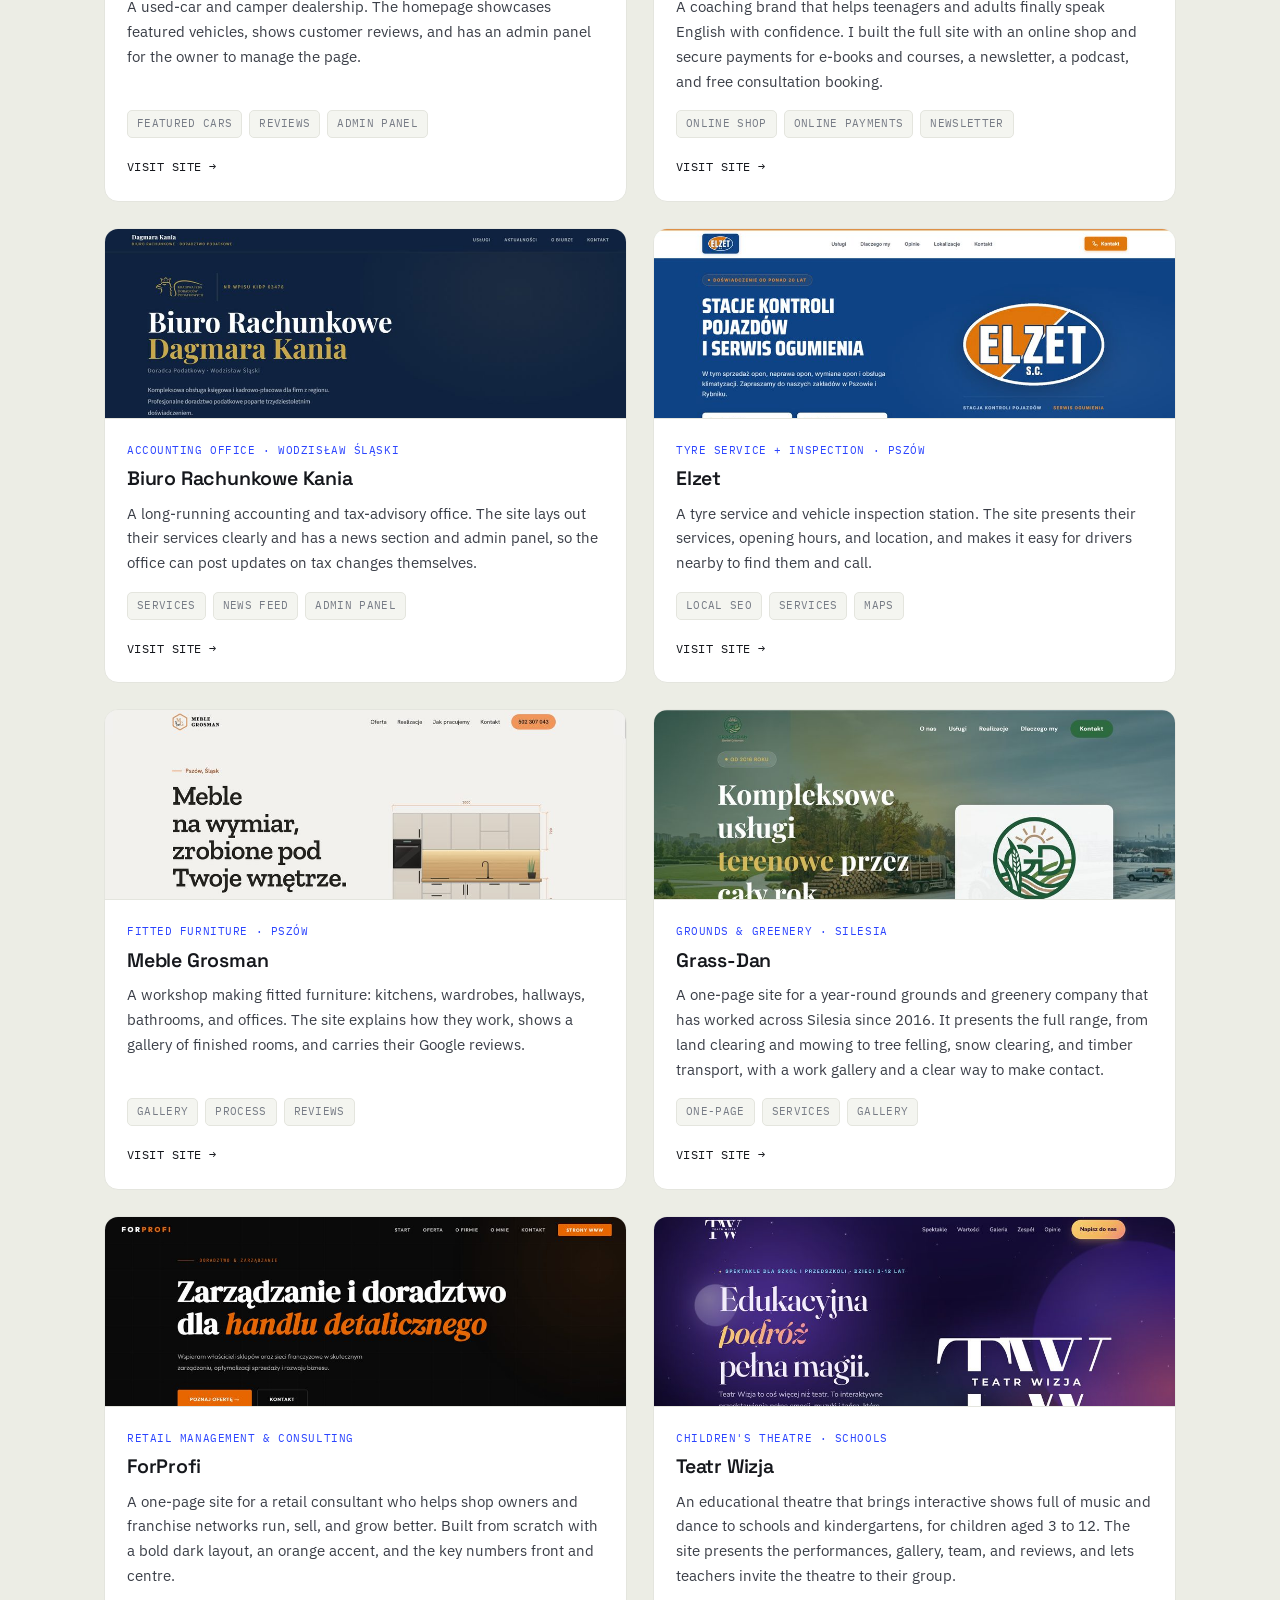
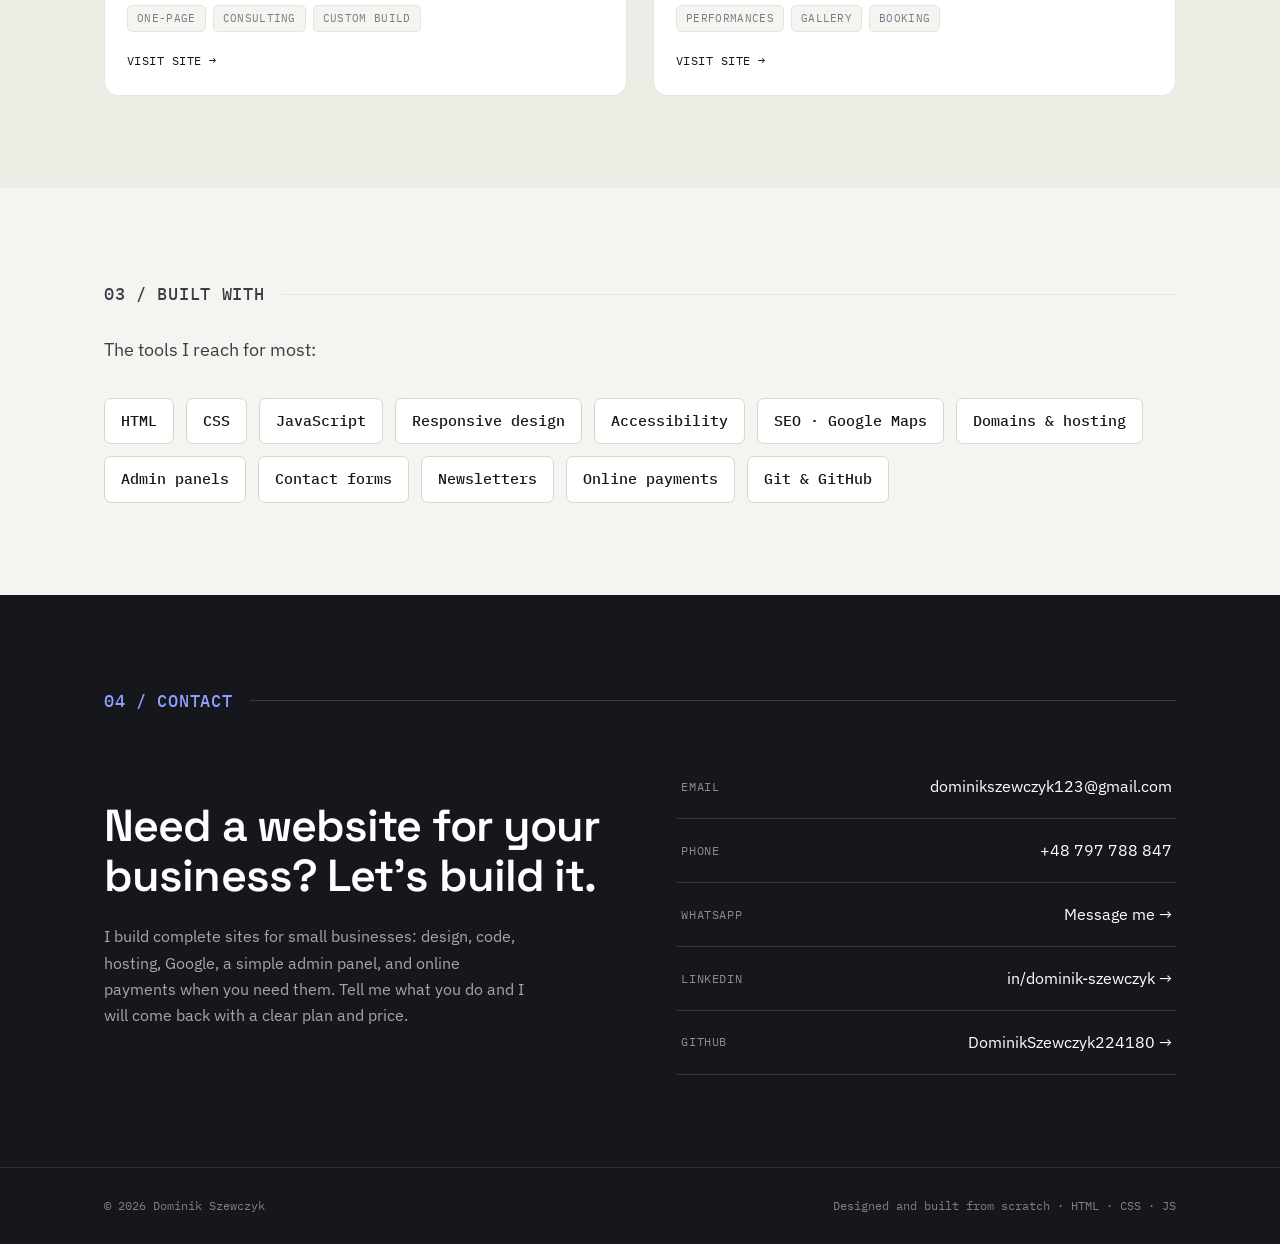
<file: webdev.html>
<!DOCTYPE html>
<html lang="en">
<head>
<meta charset="UTF-8">
<meta name="viewport" content="width=device-width, initial-scale=1">
<title>Web Development | Dominik Szewczyk</title>
<meta name="description" content="Web development by Dominik Szewczyk. I build complete websites for small businesses from scratch: design, code, hosting, Google, a simple admin panel, newsletters, and online payments.">
<link rel="preconnect" href="https://fonts.googleapis.com">
<link rel="preconnect" href="https://fonts.gstatic.com" crossorigin>
<link href="https://fonts.googleapis.com/css2?family=Space+Grotesk:wght@400;500;600;700&family=IBM+Plex+Sans:wght@400;500;600&family=IBM+Plex+Mono:wght@400;500&display=swap" rel="stylesheet">
<link rel="stylesheet" href="assets/css/style.css?v=2">
</head>
<body class="webdev"><header>
  <div class="wrap nav">
    <a class="logo" href="index.html">Dominik<span>.</span></a>
    <button class="lang-btn" id="langBtn" type="button" aria-label="Przelacz na polski">
      <span class="flag flag-pl" aria-hidden="true"><svg viewBox="0 0 5 3" preserveAspectRatio="none"><rect width="5" height="1.5" fill="#fff"></rect><rect y="1.5" width="5" height="1.5" fill="#dc143c"></rect></svg></span>
      <span class="flag flag-gb" aria-hidden="true" hidden><svg viewBox="0 0 60 30" preserveAspectRatio="none"><clipPath id="ujflag"><rect width="60" height="30"></rect></clipPath><g clip-path="url(#ujflag)"><rect width="60" height="30" fill="#012169"></rect><path d="M0,0 L60,30 M60,0 L0,30" stroke="#fff" stroke-width="6"></path><path d="M0,0 L60,30 M60,0 L0,30" stroke="#C8102E" stroke-width="3.5"></path><path d="M30,0 V30 M0,15 H60" stroke="#fff" stroke-width="10"></path><path d="M30,0 V30 M0,15 H60" stroke="#C8102E" stroke-width="6"></path></g></svg></span>
      <span class="lang-label">Polski</span>
    </button>
    <button class="nav-toggle" aria-label="Open menu" aria-expanded="false"><span></span><span></span><span></span></button>
    <nav class="nav-menu">
      <a href="#services" data-pl="Usługi">Services</a>
      <a href="#work" data-pl="Realizacje">Work</a>
      <a href="#stack" data-pl="Technologie">Built with</a>
      <a href="#contact" data-pl="Kontakt">Contact</a>
      <div class="seg">
        <a class="seg-btn" href="index.html">Data Science</a>
        <a class="seg-btn active" href="webdev.html">Web Dev</a>
      </div>
      <a class="btn-cv" href="docs/cv.pdf">CV</a>
    </nav>
  </div>
</header>

<section class="hero">
  <div class="wrap hero-grid">
    <div class="hero-text">
      <p class="eyebrow" data-pl="// tworzenie stron www">// web development</p>
      <h1 data-pl="Strony internetowe, robione od&nbsp;A&nbsp;do&nbsp;Z">Websites, built end&nbsp;to&nbsp;end</h1>
      <p class="role"><span data-pl="Tworzę ">I build </span><span class="rotate-w" data-words-en="company websites|online stores|booking tools|admin panels" data-words-pl="strony firmowe|sklepy internetowe|systemy rezerwacji|panele administracyjne">company websites</span><span data-pl=" i uruchamiam je w sieci.">, then put them online for you.</span></p>
      <p class="lead" data-pl="Zajmę się wszystkim od pierwszego pomysłu po gotową stronę: szybką, dobrze działającą na telefonie i widoczną w Google. Projekt, czysty kod, hosting i prosty panel, w którym samodzielnie wprowadzisz zmiany.">I take a website from the first idea to a live, fast, mobile-friendly site. Design, clean code, hosting, Google, and a simple panel so you can update it yourself.</p>
      <div class="cta-row">
        <a class="btn btn-primary" href="#work" data-pl="Zobacz realizacje &rarr;">View work &rarr;</a>
        <a class="btn btn-ghost" href="#contact" data-pl="Napisz do mnie">Get in touch</a>
      </div>
      <div class="hero-stats">
        <div class="stat"><span class="n">12</span><span class="l" data-pl="uruchomionych stron">sites launched</span></div>
        <div class="stat"><span class="n">0</span><span class="l" data-pl="użytych szablonów">templates used</span></div>
        <div class="stat"><span class="n">100%</span><span class="l" data-pl="Twój własny kod">your own code</span></div>
      </div>
    </div>
    <div class="hero-photo">
      <div class="photo-panel"></div>
      <img src="assets/img/portrait-hero.png" alt="Dominik Szewczyk">
      <span class="photo-tag"><b>&lt;/&gt;</b> hand-coded</span>
    </div>
  </div>
</section>

<section id="services" class="section">
  <div class="wrap reveal">
    <div class="sec-label"><span data-pl="01 / co dla Ciebie zbuduję">01 / what I build for you</span><i></i></div>
    <p class="skills-intro" data-pl="Nie musisz znać się na technologii. Opowiedz mi o swojej firmie, a resztę biorę na siebie, od pierwszego szkicu po stronę widoczną w Google, którą łatwo prowadzić.">You do not need to know anything technical. Tell me about your business and I take care of the rest, from the first sketch to a site that is live on Google and easy for you to run.</p>
    <div class="svc-grid">
      <div class="tool">
        <span class="ttag" data-pl="projekt + kod">design + build</span>
        <h3 data-pl="Strona zrobiona pod Ciebie">A site made for you</h3>
        <p data-pl="Tworzę Twoją stronę od zera w czystym HTML, CSS i JavaScript, dopasowaną do tego, czego naprawdę potrzebuje Twoja firma. Bez ciężkich kreatorów, po prostu szybka i schludna strona.">I build your website from scratch in clean HTML, CSS, and JavaScript, shaped around what your business actually needs. No bulky page builders, just a fast, tidy site.</p>
      </div>
      <div class="tool">
        <span class="ttag" data-pl="online">online</span>
        <h3 data-pl="Na Twojej domenie">Live on your domain</h3>
        <p data-pl="Załatwiam hosting i podpinam wszystko pod Twój adres, żeby strona była online, bezpieczna i gotowa na klientów. Serwerem nie musisz się przejmować.">I sort out hosting and connect everything to your own address, so the site is online, secure, and ready for visitors without you touching a server.</p>
      </div>
      <div class="tool">
        <span class="ttag" data-pl="google">google</span>
        <h3 data-pl="Widoczność w Google">Found on Google</h3>
        <p data-pl="Konfiguruję stronę pod wyszukiwarkę Google i Mapy Google, z właściwymi tytułami, opisami i strukturą, żeby lokalni klienci naprawdę Cię znaleźli.">I set the site up for Google search and Google Maps, with the right titles, descriptions, and structure, so local customers can actually find you.</p>
      </div>
      <div class="tool">
        <span class="ttag" data-pl="panel admina">admin panel</span>
        <h3 data-pl="Zmieniasz sam">Update it yourself</h3>
        <p data-pl="Przyjazny panel administracyjny, w którym sam dodasz aktualności, zdjęcia, ceny czy oferty. Bez kodu i bez comiesięcznych opłat dla agencji za zmianę numeru telefonu.">A friendly admin panel where you add news, photos, prices, or offers on your own. No code, and no monthly agency fees just to change a phone number.</p>
      </div>
      <div class="tool">
        <span class="ttag" data-pl="newsletter">newsletter</span>
        <h3 data-pl="Bądź w kontakcie">Stay in touch</h3>
        <p data-pl="Opcjonalny newsletter i formularze kontaktowe, dzięki którym zbierzesz zapytania i dotrzesz do klientów wprost ze swojej strony.">An optional newsletter and contact forms, so you can collect enquiries and reach your customers directly from your own site.</p>
      </div>
      <div class="tool">
        <span class="ttag" data-pl="płatności">payments</span>
        <h3 data-pl="Płatności online">Take payments online</h3>
        <p data-pl="Kiedy chcesz sprzedawać lub przyjmować rezerwacje, podłączę płatności online i formularze zamówień prosto na stronie.">When you want to sell or take bookings, I can connect online payments and order forms straight into the site.</p>
      </div>
    </div>
  </div>
</section>

<section id="work" class="section section-alt">
  <div class="wrap reveal">
    <div class="sec-label"><span data-pl="02 / wybrane realizacje">02 / selected work</span><i></i></div>
    <p class="skills-intro" data-pl="Kilka stron, które zbudowałem i uruchomiłem dla firm, głównie z regionu Śląska. Każdą możesz otworzyć i zobaczyć na żywo.">A few of the live sites I have built and put online for businesses, most of them around the Silesia region in Poland. Each one links to the real site.</p>
    <div class="cards">

      <a class="card" href="https://pukib.pl/" target="_blank" rel="noopener">
        <div class="card-thumb">
          <img class="shot-img" src="assets/img/shots/pukib.jpg" alt="PUKiB - podgląd strony" loading="lazy">
          <div class="mini-open" data-pl="Otwórz stronę">Visit site</div>
        </div>
        <div class="card-body">
          <span class="card-org" data-pl="Kontenery na odpady &middot; Śląsk">Waste containers &middot; Silesia</span>
          <h3>PUKiB</h3>
          <p data-pl="Firma wynajmująca kontenery i odbierająca odpady. Strona otwiera się filmem z drona i ma formularz zamówienia online, cennik oraz panel admina, w którym zespół trzyma wszystko na bieżąco.">A waste-container rental and disposal company. The site opens with a drone-video intro and has an online order form, a price list, and an admin panel the team uses to keep everything current.</p>
          <div class="tags"><span class="tag" data-pl="Zamówienia online">Order form</span><span class="tag" data-pl="Panel admina">Admin panel</span><span class="tag" data-pl="SEO">SEO</span></div>
          <span class="card-more" data-pl="Zobacz stronę &rarr;">Visit site &rarr;</span>
        </div>
      </a>

      <a class="card" href="https://4-rent.com.pl/" target="_blank" rel="noopener">
        <div class="card-thumb">
          <img class="shot-img" src="assets/img/shots/4rent.jpg" alt="4Rent - podgląd strony" loading="lazy">
          <div class="mini-open" data-pl="Otwórz stronę">Visit site</div>
        </div>
        <div class="card-body">
          <span class="card-org" data-pl="Wynajem maszyn &middot; Śląsk">Machine rental &middot; Silesia</span>
          <h3>4Rent</h3>
          <p data-pl="Wypożyczalnia podestów ruchomych i ładowarek teleskopowych. Zbudowałem pełny katalog maszyn, w którym każdy model ma własną stronę ze zdjęciami, danymi i kartą do pobrania.">A rental company for aerial work platforms and telehandlers. I built a full machine catalogue where every model has its own page with photos, specifications, and a downloadable data sheet.</p>
          <div class="tags"><span class="tag" data-pl="Katalog">Catalogue</span><span class="tag" data-pl="Karty produktów">Spec pages</span><span class="tag" data-pl="Blog">Blog</span></div>
          <span class="card-more" data-pl="Zobacz stronę &rarr;">Visit site &rarr;</span>
        </div>
      </a>

      <a class="card" href="https://samochodydanekisyn.pl/index.html" target="_blank" rel="noopener">
        <div class="card-thumb">
          <img class="shot-img" src="assets/img/shots/danek-syn.jpg" alt="Danek &amp; Syn - podgląd strony" loading="lazy">
          <div class="mini-open" data-pl="Otwórz stronę">Visit site</div>
        </div>
        <div class="card-body">
          <span class="card-org" data-pl="Komis samochodowy &middot; Rydułtowy">Car dealership &middot; Rydułtowy</span>
          <h3>Danek &amp; Syn</h3>
          <p data-pl="Rodzinny komis samochodowy działający od 2006 roku, z dokładnie sprawdzonymi autami używanymi. Strona pokazuje katalog aut, finansowanie i opinie oraz ułatwia kontakt telefoniczny i jazdę próbną.">A family car dealership running since 2006, selling carefully checked used cars. The site presents the live catalogue, financing options, and reviews, and makes it easy to call or book a test drive.</p>
          <div class="tags"><span class="tag" data-pl="Katalog aut">Car catalogue</span><span class="tag" data-pl="Finansowanie">Financing</span><span class="tag" data-pl="Opinie">Reviews</span></div>
          <span class="card-more" data-pl="Zobacz stronę &rarr;">Visit site &rarr;</span>
        </div>
      </a>

      <a class="card" href="https://pracownia-mebla.pl/" target="_blank" rel="noopener">
        <div class="card-thumb">
          <img class="shot-img" src="assets/img/shots/pracownia-mebla.jpg" alt="Pracownia Mebla - podgląd strony" loading="lazy">
          <div class="mini-open" data-pl="Otwórz stronę">Visit site</div>
        </div>
        <div class="card-body">
          <span class="card-org" data-pl="Meble na wymiar &middot; Rybnik">Fitted furniture &middot; Rybnik</span>
          <h3>Pracownia Mebla</h3>
          <p data-pl="Pracownia, która tworzy kuchnie na wymiar i meble na zamówienie. Strona zbudowana wokół galerii realizacji, z projektami 3D, opiniami z Google i formularzem umówienia wizyty.">A studio that makes fitted kitchens and custom furniture. The site is built around a gallery of their work, with 3D project examples, Google reviews, and a form for booking a visit.</p>
          <div class="tags"><span class="tag" data-pl="Galeria">Gallery</span><span class="tag" data-pl="Opinie">Reviews</span><span class="tag" data-pl="Rezerwacja">Booking</span></div>
          <span class="card-more" data-pl="Zobacz stronę &rarr;">Visit site &rarr;</span>
        </div>
      </a>

      <a class="card" href="https://vmauto.pl/" target="_blank" rel="noopener">
        <div class="card-thumb">
          <img class="shot-img" src="assets/img/shots/vmauto.jpg" alt="VM Auto & Caravans - podgląd strony" loading="lazy">
          <div class="mini-open" data-pl="Otwórz stronę">Visit site</div>
        </div>
        <div class="card-body">
          <span class="card-org" data-pl="Komis samochodowy &middot; Radlin">Car dealership &middot; Radlin</span>
          <h3>VM Auto &amp; Caravans</h3>
          <p data-pl="Komis samochodów używanych i kamperów. Strona prezentuje wybrane pojazdy, pokazuje opinie klientów i ma panel admina dla właściciela.">A used-car and camper dealership. The homepage showcases featured vehicles, shows customer reviews, and has an admin panel for the owner to manage the page.</p>
          <div class="tags"><span class="tag" data-pl="Wybrane auta">Featured cars</span><span class="tag" data-pl="Opinie">Reviews</span><span class="tag" data-pl="Panel admina">Admin panel</span></div>
          <span class="card-more" data-pl="Zobacz stronę &rarr;">Visit site &rarr;</span>
        </div>
      </a>

      <a class="card" href="https://czempionenglish.pl/" target="_blank" rel="noopener">
        <div class="card-thumb">
          <img class="shot-img" src="assets/img/shots/czempionenglish.jpg" alt="Czempion English - podgląd strony" loading="lazy">
          <div class="mini-open" data-pl="Otwórz stronę">Visit site</div>
        </div>
        <div class="card-body">
          <span class="card-org" data-pl="Nauka angielskiego &middot; sklep online">English coaching &middot; online shop</span>
          <h3>Czempion English</h3>
          <p data-pl="Marka, która pomaga młodzieży i dorosłym w końcu mówić po angielsku z pewnością siebie. Zbudowałem całą stronę ze sklepem online i bezpiecznymi płatnościami za e-booki i kursy, newsletterem, podcastem oraz zapisami na bezpłatną konsultację.">A coaching brand that helps teenagers and adults finally speak English with confidence. I built the full site with an online shop and secure payments for e-books and courses, a newsletter, a podcast, and free consultation booking.</p>
          <div class="tags"><span class="tag" data-pl="Sklep online">Online shop</span><span class="tag" data-pl="Płatności online">Online payments</span><span class="tag" data-pl="Newsletter">Newsletter</span></div>
          <span class="card-more" data-pl="Zobacz stronę &rarr;">Visit site &rarr;</span>
        </div>
      </a>

      <a class="card" href="https://biuro-kania.pl/" target="_blank" rel="noopener">
        <div class="card-thumb">
          <img class="shot-img" src="assets/img/shots/biuro-kania.jpg" alt="Biuro Rachunkowe Kania - podgląd strony" loading="lazy">
          <div class="mini-open" data-pl="Otwórz stronę">Visit site</div>
        </div>
        <div class="card-body">
          <span class="card-org" data-pl="Biuro rachunkowe &middot; Wodzisław Śląski">Accounting office &middot; Wodzisław Śląski</span>
          <h3>Biuro Rachunkowe Kania</h3>
          <p data-pl="Działające od lat biuro rachunkowe i doradztwo podatkowe. Strona przejrzyście pokazuje usługi i ma sekcję aktualności z panelem admina, więc biuro samo publikuje zmiany w przepisach.">A long-running accounting and tax-advisory office. The site lays out their services clearly and has a news section and admin panel, so the office can post updates on tax changes themselves.</p>
          <div class="tags"><span class="tag" data-pl="Usługi">Services</span><span class="tag" data-pl="Aktualności">News feed</span><span class="tag" data-pl="Panel admina">Admin panel</span></div>
          <span class="card-more" data-pl="Zobacz stronę &rarr;">Visit site &rarr;</span>
        </div>
      </a>

      <a class="card" href="https://elzet-serwis.pl/" target="_blank" rel="noopener">
        <div class="card-thumb">
          <img class="shot-img" src="assets/img/shots/elzet.jpg" alt="Elzet - podgląd strony" loading="lazy">
          <div class="mini-open" data-pl="Otwórz stronę">Visit site</div>
        </div>
        <div class="card-body">
          <span class="card-org" data-pl="Serwis opon + SKP &middot; Pszów">Tyre service + inspection &middot; Pszów</span>
          <h3>Elzet</h3>
          <p data-pl="Serwis opon i stacja kontroli pojazdów. Strona przedstawia usługi, godziny otwarcia i lokalizację, dzięki czemu kierowcy z okolicy łatwo ich znajdą i zadzwonią.">A tyre service and vehicle inspection station. The site presents their services, opening hours, and location, and makes it easy for drivers nearby to find them and call.</p>
          <div class="tags"><span class="tag" data-pl="Lokalne SEO">Local SEO</span><span class="tag" data-pl="Usługi">Services</span><span class="tag" data-pl="Mapy">Maps</span></div>
          <span class="card-more" data-pl="Zobacz stronę &rarr;">Visit site &rarr;</span>
        </div>
      </a>

      <a class="card" href="https://meblegrosman.pl/" target="_blank" rel="noopener">
        <div class="card-thumb">
          <img class="shot-img" src="assets/img/shots/meble-grosman.jpg" alt="Meble Grosman - podgląd strony" loading="lazy">
          <div class="mini-open" data-pl="Otwórz stronę">Visit site</div>
        </div>
        <div class="card-body">
          <span class="card-org" data-pl="Meble na wymiar &middot; Pszów">Fitted furniture &middot; Pszów</span>
          <h3>Meble Grosman</h3>
          <p data-pl="Stolarnia robiąca meble na wymiar: kuchnie, szafy, zabudowy przedpokoi, łazienki i biura. Strona tłumaczy, jak pracują, pokazuje galerię realizacji i zbiera opinie z Google.">A workshop making fitted furniture: kitchens, wardrobes, hallways, bathrooms, and offices. The site explains how they work, shows a gallery of finished rooms, and carries their Google reviews.</p>
          <div class="tags"><span class="tag" data-pl="Galeria">Gallery</span><span class="tag" data-pl="Jak pracujemy">Process</span><span class="tag" data-pl="Opinie">Reviews</span></div>
          <span class="card-more" data-pl="Zobacz stronę &rarr;">Visit site &rarr;</span>
        </div>
      </a>

      <a class="card" href="https://grass-dan.pl/" target="_blank" rel="noopener">
        <div class="card-thumb">
          <img class="shot-img" src="assets/img/shots/grass-dan.jpg" alt="Grass-Dan - podgląd strony" loading="lazy">
          <div class="mini-open" data-pl="Otwórz stronę">Visit site</div>
        </div>
        <div class="card-body">
          <span class="card-org" data-pl="Usługi terenowe &middot; Śląsk">Grounds &amp; greenery &middot; Silesia</span>
          <h3>Grass-Dan</h3>
          <p data-pl="Jednostronicowa strona firmy oferującej całoroczne usługi terenowe na Śląsku, działającej od 2016 roku. Pokazuje pełen zakres: od karczowania i koszenia po wycinkę drzew, odśnieżanie i transport drewna, z galerią realizacji i prostym kontaktem.">A one-page site for a year-round grounds and greenery company that has worked across Silesia since 2016. It presents the full range, from land clearing and mowing to tree felling, snow clearing, and timber transport, with a work gallery and a clear way to make contact.</p>
          <div class="tags"><span class="tag" data-pl="Jednostronicowa">One-page</span><span class="tag" data-pl="Usługi">Services</span><span class="tag" data-pl="Galeria">Gallery</span></div>
          <span class="card-more" data-pl="Zobacz stronę &rarr;">Visit site &rarr;</span>
        </div>
      </a>

      <a class="card" href="https://forprofi.pl/" target="_blank" rel="noopener">
        <div class="card-thumb">
          <img class="shot-img" src="assets/img/shots/forprofi.jpg" alt="ForProfi - podgląd strony" loading="lazy">
          <div class="mini-open" data-pl="Otwórz stronę">Visit site</div>
        </div>
        <div class="card-body">
          <span class="card-org" data-pl="Zarządzanie i doradztwo w handlu">Retail management &amp; consulting</span>
          <h3>ForProfi</h3>
          <p data-pl="Jednostronicowa strona doradcy w handlu detalicznym, który pomaga właścicielom sklepów i sieciom franczyzowym lepiej zarządzać, sprzedawać i rozwijać biznes. Zbudowana od zera, w mocnym, ciemnym stylu z pomarańczowym akcentem i najważniejszymi liczbami na widoku.">A one-page site for a retail consultant who helps shop owners and franchise networks run, sell, and grow better. Built from scratch with a bold dark layout, an orange accent, and the key numbers front and centre.</p>
          <div class="tags"><span class="tag" data-pl="Jednostronicowa">One-page</span><span class="tag" data-pl="Doradztwo">Consulting</span><span class="tag" data-pl="Od zera">Custom build</span></div>
          <span class="card-more" data-pl="Zobacz stronę &rarr;">Visit site &rarr;</span>
        </div>
      </a>

      <a class="card" href="https://teatr-wizja.pl/" target="_blank" rel="noopener">
        <div class="card-thumb">
          <img class="shot-img" src="assets/img/shots/teatr-wizja.jpg" alt="Teatr Wizja - podgląd strony" loading="lazy">
          <div class="mini-open" data-pl="Otwórz stronę">Visit site</div>
        </div>
        <div class="card-body">
          <span class="card-org" data-pl="Teatr dla dzieci &middot; szkoły">Children's theatre &middot; schools</span>
          <h3>Teatr Wizja</h3>
          <p data-pl="Teatr edukacyjny, który wystawia interaktywne spektakle pełne muzyki i tańca w szkołach i przedszkolach, dla dzieci w wieku od 3 do 12 lat. Strona prezentuje spektakle, galerię, zespół i opinie oraz pozwala nauczycielom zaprosić teatr do swojej grupy.">An educational theatre that brings interactive shows full of music and dance to schools and kindergartens, for children aged 3 to 12. The site presents the performances, gallery, team, and reviews, and lets teachers invite the theatre to their group.</p>
          <div class="tags"><span class="tag" data-pl="Spektakle">Performances</span><span class="tag" data-pl="Galeria">Gallery</span><span class="tag" data-pl="Rezerwacja">Booking</span></div>
          <span class="card-more" data-pl="Zobacz stronę &rarr;">Visit site &rarr;</span>
        </div>
      </a>

    </div>
  </div>
</section>

<section id="stack" class="section">
  <div class="wrap reveal">
    <div class="sec-label"><span data-pl="03 / technologie">03 / built with</span><i></i></div>
    <p class="skills-intro" data-pl="Z czego korzystam najczęściej:">The tools I reach for most:</p>
    <div class="chips chips-lg">
      <span class="chip" data-pl="HTML">HTML</span>
      <span class="chip" data-pl="CSS">CSS</span>
      <span class="chip" data-pl="JavaScript">JavaScript</span>
      <span class="chip" data-pl="Strony responsywne">Responsive design</span>
      <span class="chip" data-pl="Dostępność">Accessibility</span>
      <span class="chip" data-pl="SEO &middot; Mapy Google">SEO &middot; Google Maps</span>
      <span class="chip" data-pl="Domeny i hosting">Domains &amp; hosting</span>
      <span class="chip" data-pl="Panele admina">Admin panels</span>
      <span class="chip" data-pl="Formularze kontaktowe">Contact forms</span>
      <span class="chip" data-pl="Newslettery">Newsletters</span>
      <span class="chip" data-pl="Płatności online">Online payments</span>
      <span class="chip" data-pl="Git i GitHub">Git &amp; GitHub</span>
    </div>
  </div>
</section>

<section id="contact" class="section section-dark">
  <div class="wrap reveal"><div class="sec-label"><span data-pl="04 / kontakt">04 / contact</span><i></i></div>
    <div class="contact-grid">
      <div>
        <div class="big" data-pl="Potrzebujesz strony dla swojej firmy? Zróbmy ją.">Need a website for your business? Let's build it.</div>
        <p class="sub" data-pl="Tworzę kompletne strony dla małych firm: projekt, kod, hosting, Google, prosty panel admina i płatności online, gdy ich potrzebujesz. Napisz, czym się zajmujesz, a wrócę z jasnym planem i wyceną.">I build complete sites for small businesses: design, code, hosting, Google, a simple admin panel, and online payments when you need them. Tell me what you do and I will come back with a clear plan and price.</p>
      </div>
      <div class="contact-links">
        <a href="mailto:dominikszewczyk123@gmail.com"><span class="lbl" data-pl="E-mail">Email</span><span class="val">dominikszewczyk123@gmail.com</span></a>
        <a href="tel:+48797788847"><span class="lbl" data-pl="Telefon">Phone</span><span class="val">+48 797 788 847</span></a>
        <a href="https://wa.me/48797788847" target="_blank" rel="noopener"><span class="lbl">WhatsApp</span><span class="val" data-pl="Napisz do mnie &rarr;">Message me &rarr;</span></a>
        <a href="https://linkedin.com/in/dominik-szewczyk" target="_blank" rel="noopener"><span class="lbl">LinkedIn</span><span class="val">in/dominik-szewczyk &rarr;</span></a>
        <a href="https://github.com/DominikSzewczyk224180" target="_blank" rel="noopener"><span class="lbl">GitHub</span><span class="val">DominikSzewczyk224180 &rarr;</span></a>
      </div>
    </div></div>
</section>

<footer>
  <div class="wrap foot">
    <span>&copy; 2026 Dominik Szewczyk</span>
    <span data-pl="Zaprojektowane i zbudowane od zera &middot; HTML &middot; CSS &middot; JS">Designed and built from scratch &middot; HTML &middot; CSS &middot; JS</span>
  </div>
</footer>
<a class="chat-fab" href="https://wa.me/48797788847?text=Hi%20Dominik%2C%20I%20came%20across%20your%20portfolio%20and%20would%20like%20to%20chat." target="_blank" rel="noopener" aria-label="Chat on WhatsApp">
  <svg viewBox="0 0 24 24" width="18" height="18" aria-hidden="true"><path fill="currentColor" d="M12.04 2C6.58 2 2.13 6.45 2.13 11.91c0 1.75.46 3.46 1.32 4.96L2 22l5.25-1.38c1.45.79 3.08 1.21 4.79 1.21h.01c5.46 0 9.91-4.45 9.91-9.91C21.96 6.45 17.5 2 12.04 2m0 18.15c-1.52 0-3.01-.41-4.3-1.18l-.31-.18-3.12.82.83-3.04-.2-.32a8.2 8.2 0 0 1-1.26-4.36c0-4.54 3.7-8.23 8.25-8.23 2.2 0 4.27.86 5.83 2.42a8.18 8.18 0 0 1 2.41 5.82c0 4.54-3.7 8.23-8.24 8.23m4.52-6.16c-.25-.12-1.47-.72-1.69-.81-.23-.08-.39-.12-.56.13-.16.25-.64.81-.79.97-.14.17-.29.19-.54.06-.25-.12-1.05-.39-1.99-1.23-.74-.66-1.23-1.47-1.38-1.72-.14-.25-.01-.38.11-.51.11-.11.25-.29.37-.43.13-.14.17-.25.25-.41.08-.17.04-.31-.02-.43-.06-.12-.56-1.34-.76-1.84-.2-.48-.41-.42-.56-.43h-.48c-.17 0-.43.06-.66.31-.23.25-.86.85-.86 2.07 0 1.22.89 2.4 1.01 2.56.12.17 1.75 2.67 4.23 3.74.59.26 1.05.41 1.41.52.59.19 1.13.16 1.56.1.48-.07 1.47-.6 1.68-1.18.21-.58.21-1.07.14-1.18-.06-.11-.22-.17-.47-.29"/></svg>
  <span data-pl="Napisz">Let's chat</span>
</a>
<script src="assets/js/main.js?v=2"></script>
<script>
(function(){
  var btn=document.getElementById('langBtn');
  if(!btn) return;
  var flagPl=btn.querySelector('.flag-pl');
  var flagGb=btn.querySelector('.flag-gb');
  var label=btn.querySelector('.lang-label');
  var reduce=window.matchMedia('(prefers-reduced-motion: reduce)').matches;
  var lang='en';

  var nodes=document.querySelectorAll('[data-pl]');
  nodes.forEach(function(el){ el.setAttribute('data-en', el.textContent); });

  var rot=document.querySelector('.rotate-w');
  var wEn=rot?(rot.getAttribute('data-words-en')||'').split('|').filter(Boolean):[];
  var wPl=rot?(rot.getAttribute('data-words-pl')||'').split('|').filter(Boolean):[];
  var wi=0;
  function words(){ return lang==='pl'?wPl:wEn; }
  if(rot){ rot.textContent=words()[0]||''; }
  if(rot && !reduce && words().length>1){
    setInterval(function(){
      var list=words(); if(list.length<2) return;
      wi=(wi+1)%list.length;
      rot.style.opacity='0';
      setTimeout(function(){ rot.textContent=words()[wi]; rot.style.transition='opacity .3s'; rot.style.opacity='1'; },280);
    },2600);
  }

  function updateBtn(){
    if(lang==='en'){ flagPl.hidden=false; flagGb.hidden=true; label.textContent='Polski'; btn.setAttribute('aria-label','Przelacz na polski'); }
    else { flagPl.hidden=true; flagGb.hidden=false; label.textContent='English'; btn.setAttribute('aria-label','Switch to English'); }
  }
  function setLang(l){
    lang=l;
    document.documentElement.lang=l;
    nodes.forEach(function(el){
      el.textContent = (l==='pl') ? el.getAttribute('data-pl') : el.getAttribute('data-en');
    });
    if(rot){ rot.textContent=words()[wi] || words()[0] || ''; }
    updateBtn();
  }
  btn.addEventListener('click',function(){ setLang(lang==='en'?'pl':'en'); });
  updateBtn();
})();
</script>
</body>
</html>
</file>
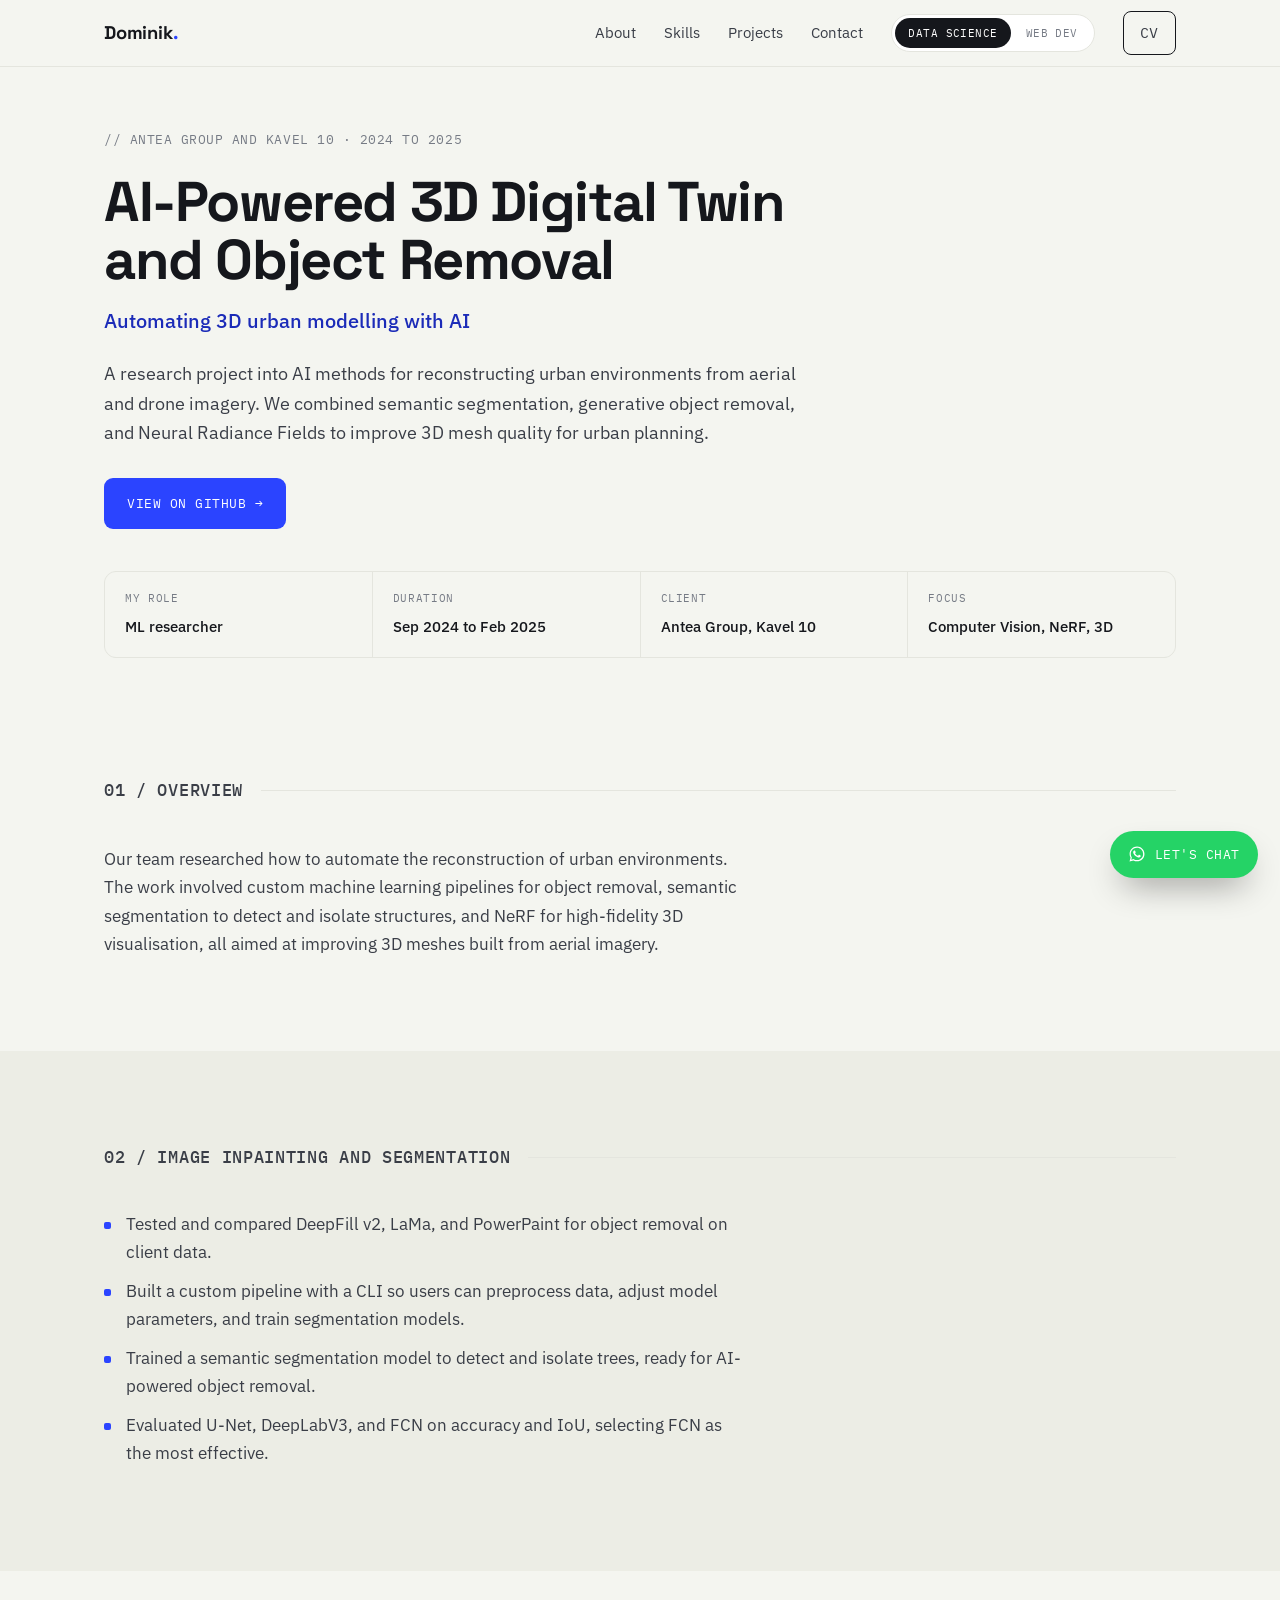
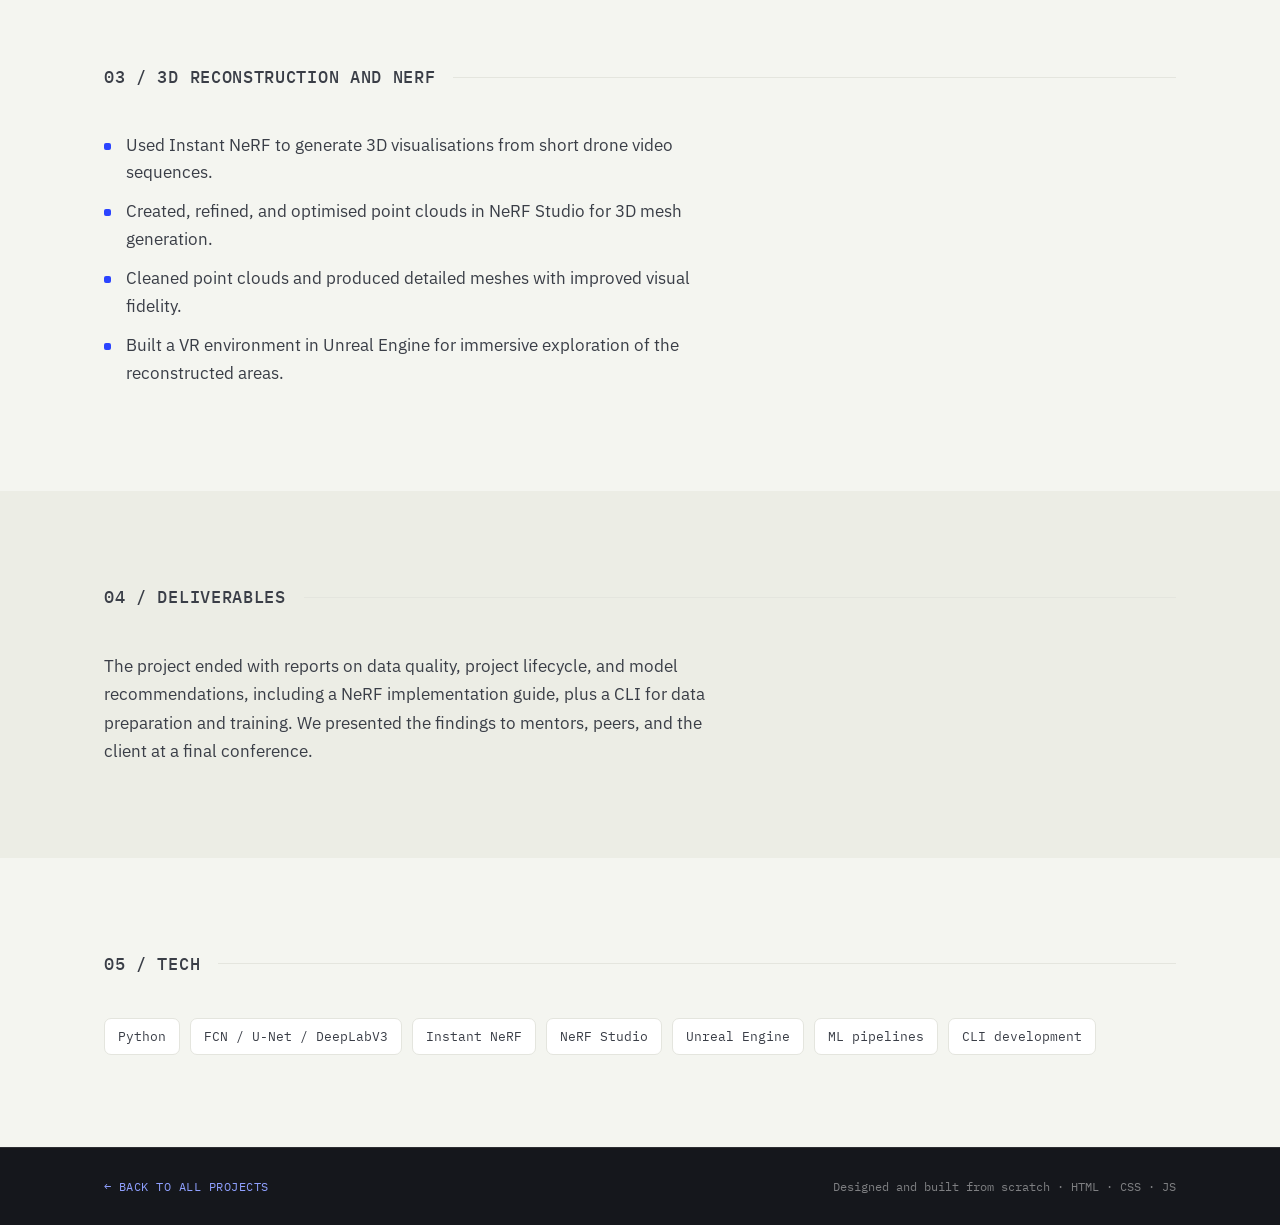
<file: projects/antea.html>
<!DOCTYPE html>
<html lang="en">
<head>
<meta charset="UTF-8">
<meta name="viewport" content="width=device-width, initial-scale=1">
<title>AI-Powered 3D Digital Twin and Object Removal | Dominik Szewczyk</title>
<meta name="description" content="Research into automating 3D urban reconstruction with semantic segmentation, generative object removal, and Neural Radiance Fields.">
<link rel="preconnect" href="https://fonts.googleapis.com">
<link rel="preconnect" href="https://fonts.gstatic.com" crossorigin>
<link href="https://fonts.googleapis.com/css2?family=Space+Grotesk:wght@400;500;600;700&family=IBM+Plex+Sans:wght@400;500;600&family=IBM+Plex+Mono:wght@400;500&display=swap" rel="stylesheet">
<link rel="stylesheet" href="../assets/css/style.css">
</head>
<body><header>
  <div class="wrap nav">
    <a class="logo" href="../index.html">Dominik<span>.</span></a>
    <button class="nav-toggle" aria-label="Open menu" aria-expanded="false"><span></span><span></span><span></span></button>
    <nav class="nav-menu">
      <a href="../index.html#about">About</a>
      <a href="../index.html#skills">Skills</a>
      <a href="../index.html#projects">Projects</a>
      <a href="../index.html#contact">Contact</a>
      <div class="seg">
        <a class="seg-btn active" href="../index.html">Data Science</a>
        <a class="seg-btn" href="../webdev.html">Web Dev</a>
      </div>
      <a class="btn-cv" href="../docs/cv.pdf">CV</a>
    </nav>
  </div>
</header>
<section class="detail-hero">
  <div class="wrap">
    <p class="eyebrow">// Antea Group and Kavel 10 · 2024 to 2025</p>
    <h1>AI-Powered 3D Digital Twin and Object Removal</h1>
    <p class="subtitle">Automating 3D urban modelling with AI</p>
    <p class="summary">A research project into AI methods for reconstructing urban environments from aerial and drone imagery. We combined semantic segmentation, generative object removal, and Neural Radiance Fields to improve 3D mesh quality for urban planning.</p>
    <div class="cta-row"><a class="btn btn-primary" href="https://github.com/DominikSzewczyk224180/Antea-2024-2025" target="_blank" rel="noopener">View on GitHub →</a></div>
    <div class="meta"><div><span class="k">My role</span><span class="v">ML researcher</span></div><div><span class="k">Duration</span><span class="v">Sep 2024 to Feb 2025</span></div><div><span class="k">Client</span><span class="v">Antea Group, Kavel 10</span></div><div><span class="k">Focus</span><span class="v">Computer Vision, NeRF, 3D</span></div></div>
  </div>
</section>
<section class="section"><div class="wrap reveal"><div class="sec-label"><span>01 / overview</span><i></i></div><div class="prose"><p>Our team researched how to automate the reconstruction of urban environments. The work involved custom machine learning pipelines for object removal, semantic segmentation to detect and isolate structures, and NeRF for high-fidelity 3D visualisation, all aimed at improving 3D meshes built from aerial imagery.</p></div></div></section>
<section class="section section-alt"><div class="wrap reveal"><div class="sec-label"><span>02 / image inpainting and segmentation</span><i></i></div><div class="prose"><ul><li>Tested and compared DeepFill v2, LaMa, and PowerPaint for object removal on client data.</li><li>Built a custom pipeline with a CLI so users can preprocess data, adjust model parameters, and train segmentation models.</li><li>Trained a semantic segmentation model to detect and isolate trees, ready for AI-powered object removal.</li><li>Evaluated U-Net, DeepLabV3, and FCN on accuracy and IoU, selecting FCN as the most effective.</li></ul></div></div></section>
<section class="section"><div class="wrap reveal"><div class="sec-label"><span>03 / 3D reconstruction and NeRF</span><i></i></div><div class="prose"><ul><li>Used Instant NeRF to generate 3D visualisations from short drone video sequences.</li><li>Created, refined, and optimised point clouds in NeRF Studio for 3D mesh generation.</li><li>Cleaned point clouds and produced detailed meshes with improved visual fidelity.</li><li>Built a VR environment in Unreal Engine for immersive exploration of the reconstructed areas.</li></ul></div></div></section>
<section class="section section-alt"><div class="wrap reveal"><div class="sec-label"><span>04 / deliverables</span><i></i></div><div class="prose"><p>The project ended with reports on data quality, project lifecycle, and model recommendations, including a NeRF implementation guide, plus a CLI for data preparation and training. We presented the findings to mentors, peers, and the client at a final conference.</p></div></div></section>
<section class="section"><div class="wrap reveal"><div class="sec-label"><span>05 / tech</span><i></i></div><div class="stack"><span class="chip">Python</span><span class="chip">FCN / U-Net / DeepLabV3</span><span class="chip">Instant NeRF</span><span class="chip">NeRF Studio</span><span class="chip">Unreal Engine</span><span class="chip">ML pipelines</span><span class="chip">CLI development</span></div></div></section>
<footer>
  <div class="wrap foot">
    <a class="back" href="../index.html#projects">&larr; Back to all projects</a>
    <span>Designed and built from scratch &middot; HTML &middot; CSS &middot; JS</span>
  </div>
</footer>
<a class="chat-fab" href="https://wa.me/48797788847?text=Hi%20Dominik%2C%20I%20came%20across%20your%20portfolio%20and%20would%20like%20to%20chat." target="_blank" rel="noopener" aria-label="Chat on WhatsApp">
  <svg viewBox="0 0 24 24" width="18" height="18" aria-hidden="true"><path fill="currentColor" d="M12.04 2C6.58 2 2.13 6.45 2.13 11.91c0 1.75.46 3.46 1.32 4.96L2 22l5.25-1.38c1.45.79 3.08 1.21 4.79 1.21h.01c5.46 0 9.91-4.45 9.91-9.91C21.96 6.45 17.5 2 12.04 2m0 18.15c-1.52 0-3.01-.41-4.3-1.18l-.31-.18-3.12.82.83-3.04-.2-.32a8.2 8.2 0 0 1-1.26-4.36c0-4.54 3.7-8.23 8.25-8.23 2.2 0 4.27.86 5.83 2.42a8.18 8.18 0 0 1 2.41 5.82c0 4.54-3.7 8.23-8.24 8.23m4.52-6.16c-.25-.12-1.47-.72-1.69-.81-.23-.08-.39-.12-.56.13-.16.25-.64.81-.79.97-.14.17-.29.19-.54.06-.25-.12-1.05-.39-1.99-1.23-.74-.66-1.23-1.47-1.38-1.72-.14-.25-.01-.38.11-.51.11-.11.25-.29.37-.43.13-.14.17-.25.25-.41.08-.17.04-.31-.02-.43-.06-.12-.56-1.34-.76-1.84-.2-.48-.41-.42-.56-.43h-.48c-.17 0-.43.06-.66.31-.23.25-.86.85-.86 2.07 0 1.22.89 2.4 1.01 2.56.12.17 1.75 2.67 4.23 3.74.59.26 1.05.41 1.41.52.59.19 1.13.16 1.56.1.48-.07 1.47-.6 1.68-1.18.21-.58.21-1.07.14-1.18-.06-.11-.22-.17-.47-.29"/></svg>
  <span>Let's chat</span>
</a>
<script src="../assets/js/main.js"></script>
</body>
</html>
</file>
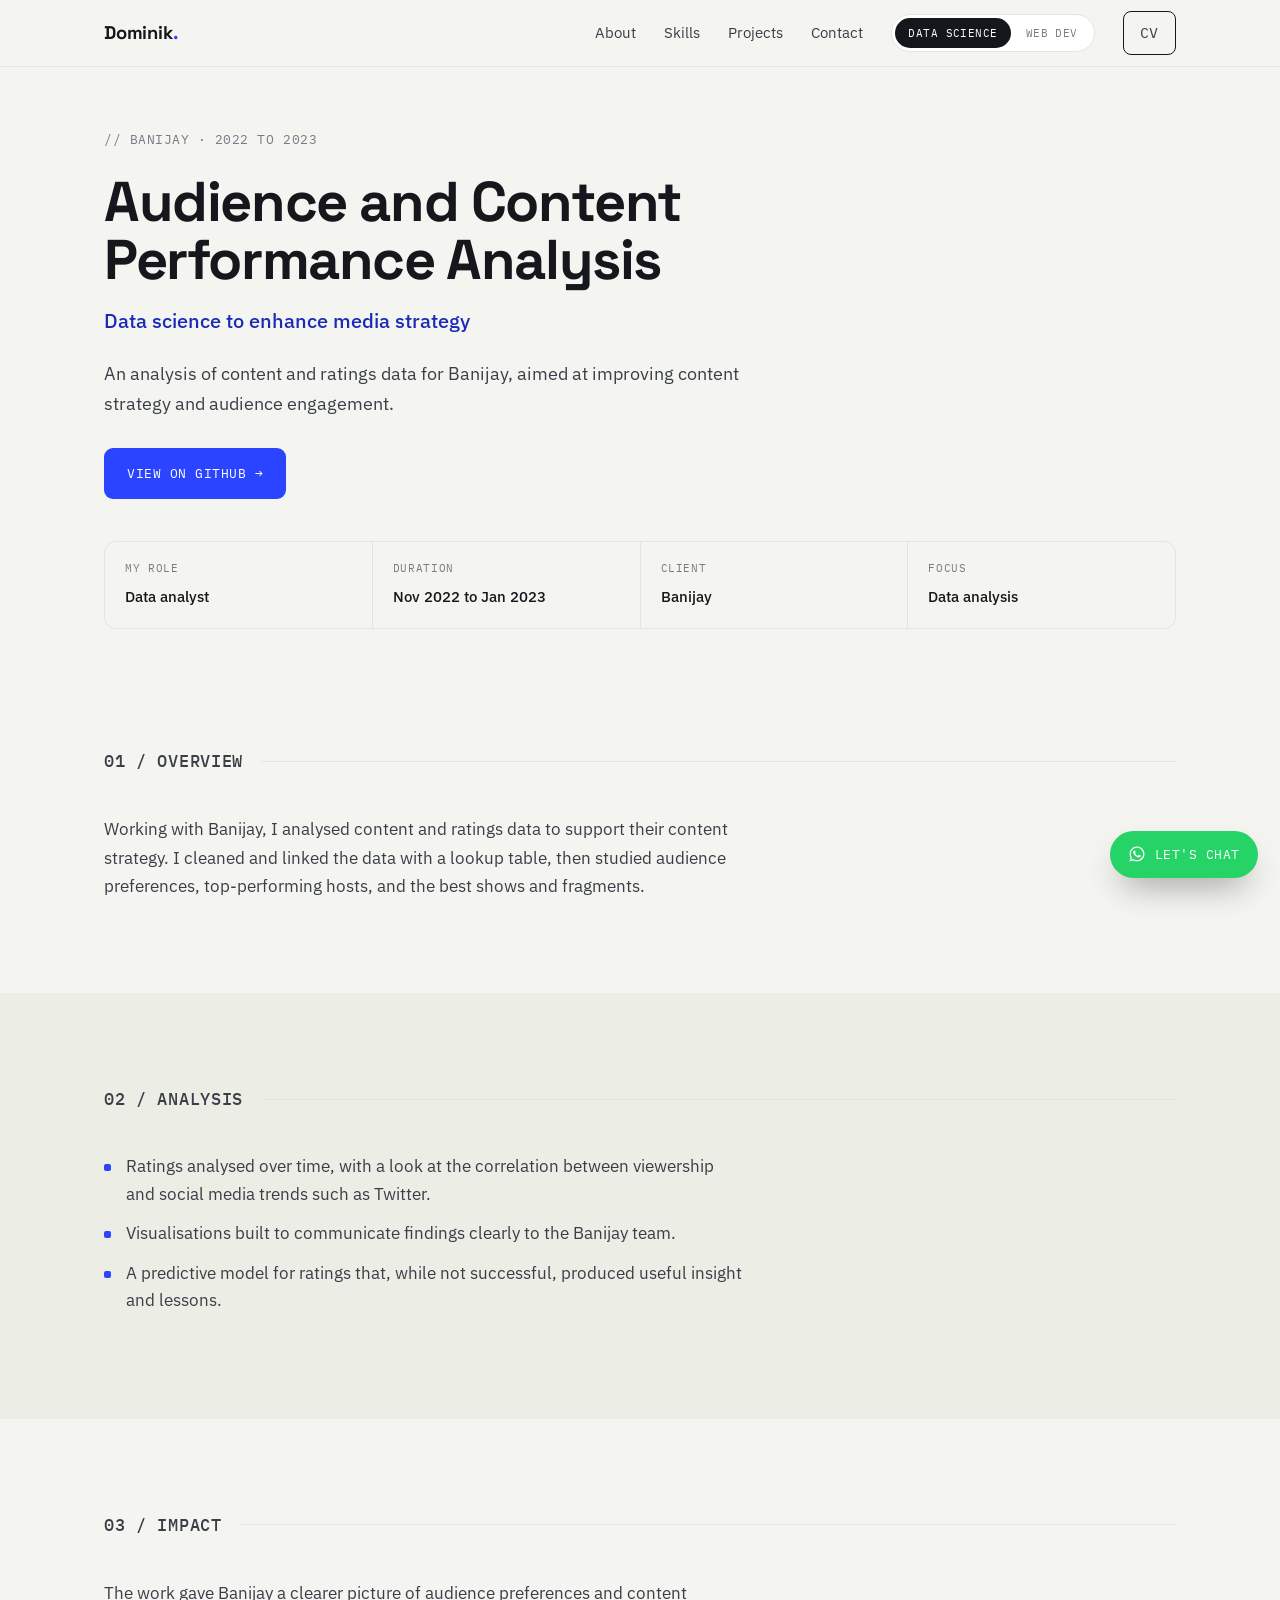
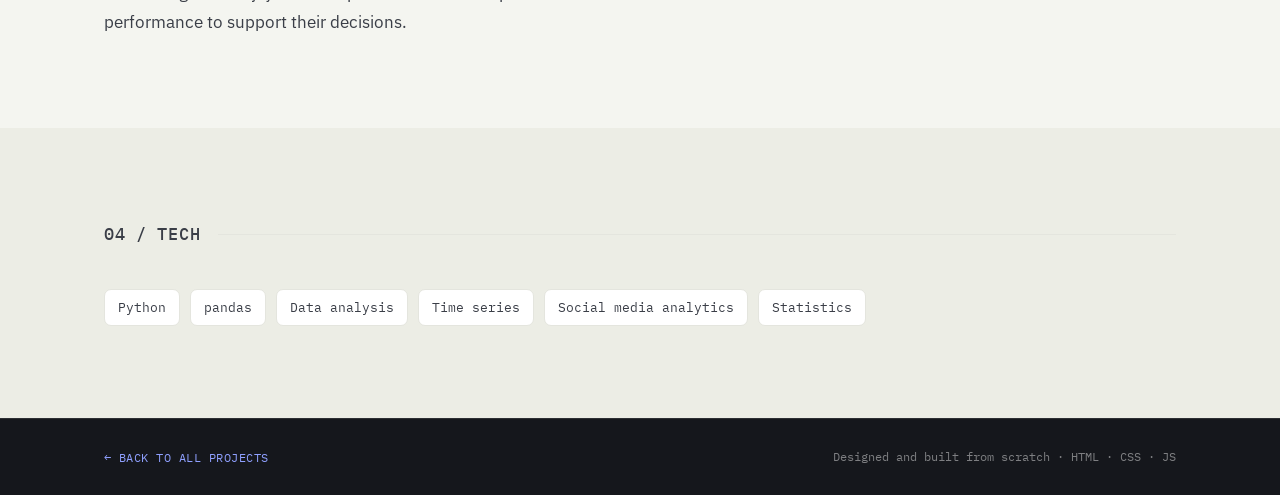
<file: projects/banijay-content.html>
<!DOCTYPE html>
<html lang="en">
<head>
<meta charset="UTF-8">
<meta name="viewport" content="width=device-width, initial-scale=1">
<title>Audience and Content Performance Analysis | Dominik Szewczyk</title>
<meta name="description" content="A data-driven analysis of content and ratings for Banijay, exploring audience preferences and the link between viewership and social media.">
<link rel="preconnect" href="https://fonts.googleapis.com">
<link rel="preconnect" href="https://fonts.gstatic.com" crossorigin>
<link href="https://fonts.googleapis.com/css2?family=Space+Grotesk:wght@400;500;600;700&family=IBM+Plex+Sans:wght@400;500;600&family=IBM+Plex+Mono:wght@400;500&display=swap" rel="stylesheet">
<link rel="stylesheet" href="../assets/css/style.css">
</head>
<body><header>
  <div class="wrap nav">
    <a class="logo" href="../index.html">Dominik<span>.</span></a>
    <button class="nav-toggle" aria-label="Open menu" aria-expanded="false"><span></span><span></span><span></span></button>
    <nav class="nav-menu">
      <a href="../index.html#about">About</a>
      <a href="../index.html#skills">Skills</a>
      <a href="../index.html#projects">Projects</a>
      <a href="../index.html#contact">Contact</a>
      <div class="seg">
        <a class="seg-btn active" href="../index.html">Data Science</a>
        <a class="seg-btn" href="../webdev.html">Web Dev</a>
      </div>
      <a class="btn-cv" href="../docs/cv.pdf">CV</a>
    </nav>
  </div>
</header>
<section class="detail-hero">
  <div class="wrap">
    <p class="eyebrow">// Banijay · 2022 to 2023</p>
    <h1>Audience and Content Performance Analysis</h1>
    <p class="subtitle">Data science to enhance media strategy</p>
    <p class="summary">An analysis of content and ratings data for Banijay, aimed at improving content strategy and audience engagement.</p>
    <div class="cta-row"><a class="btn btn-primary" href="https://github.com/DominikSzewczyk224180/Projects-2022-2023" target="_blank" rel="noopener">View on GitHub →</a></div>
    <div class="meta"><div><span class="k">My role</span><span class="v">Data analyst</span></div><div><span class="k">Duration</span><span class="v">Nov 2022 to Jan 2023</span></div><div><span class="k">Client</span><span class="v">Banijay</span></div><div><span class="k">Focus</span><span class="v">Data analysis</span></div></div>
  </div>
</section>
<section class="section"><div class="wrap reveal"><div class="sec-label"><span>01 / overview</span><i></i></div><div class="prose"><p>Working with Banijay, I analysed content and ratings data to support their content strategy. I cleaned and linked the data with a lookup table, then studied audience preferences, top-performing hosts, and the best shows and fragments.</p></div></div></section>
<section class="section section-alt"><div class="wrap reveal"><div class="sec-label"><span>02 / analysis</span><i></i></div><div class="prose"><ul><li>Ratings analysed over time, with a look at the correlation between viewership and social media trends such as Twitter.</li><li>Visualisations built to communicate findings clearly to the Banijay team.</li><li>A predictive model for ratings that, while not successful, produced useful insight and lessons.</li></ul></div></div></section>
<section class="section"><div class="wrap reveal"><div class="sec-label"><span>03 / impact</span><i></i></div><div class="prose"><p>The work gave Banijay a clearer picture of audience preferences and content performance to support their decisions.</p></div></div></section>
<section class="section section-alt"><div class="wrap reveal"><div class="sec-label"><span>04 / tech</span><i></i></div><div class="stack"><span class="chip">Python</span><span class="chip">pandas</span><span class="chip">Data analysis</span><span class="chip">Time series</span><span class="chip">Social media analytics</span><span class="chip">Statistics</span></div></div></section>
<footer>
  <div class="wrap foot">
    <a class="back" href="../index.html#projects">&larr; Back to all projects</a>
    <span>Designed and built from scratch &middot; HTML &middot; CSS &middot; JS</span>
  </div>
</footer>
<a class="chat-fab" href="https://wa.me/48797788847?text=Hi%20Dominik%2C%20I%20came%20across%20your%20portfolio%20and%20would%20like%20to%20chat." target="_blank" rel="noopener" aria-label="Chat on WhatsApp">
  <svg viewBox="0 0 24 24" width="18" height="18" aria-hidden="true"><path fill="currentColor" d="M12.04 2C6.58 2 2.13 6.45 2.13 11.91c0 1.75.46 3.46 1.32 4.96L2 22l5.25-1.38c1.45.79 3.08 1.21 4.79 1.21h.01c5.46 0 9.91-4.45 9.91-9.91C21.96 6.45 17.5 2 12.04 2m0 18.15c-1.52 0-3.01-.41-4.3-1.18l-.31-.18-3.12.82.83-3.04-.2-.32a8.2 8.2 0 0 1-1.26-4.36c0-4.54 3.7-8.23 8.25-8.23 2.2 0 4.27.86 5.83 2.42a8.18 8.18 0 0 1 2.41 5.82c0 4.54-3.7 8.23-8.24 8.23m4.52-6.16c-.25-.12-1.47-.72-1.69-.81-.23-.08-.39-.12-.56.13-.16.25-.64.81-.79.97-.14.17-.29.19-.54.06-.25-.12-1.05-.39-1.99-1.23-.74-.66-1.23-1.47-1.38-1.72-.14-.25-.01-.38.11-.51.11-.11.25-.29.37-.43.13-.14.17-.25.25-.41.08-.17.04-.31-.02-.43-.06-.12-.56-1.34-.76-1.84-.2-.48-.41-.42-.56-.43h-.48c-.17 0-.43.06-.66.31-.23.25-.86.85-.86 2.07 0 1.22.89 2.4 1.01 2.56.12.17 1.75 2.67 4.23 3.74.59.26 1.05.41 1.41.52.59.19 1.13.16 1.56.1.48-.07 1.47-.6 1.68-1.18.21-.58.21-1.07.14-1.18-.06-.11-.22-.17-.47-.29"/></svg>
  <span>Let's chat</span>
</a>
<script src="../assets/js/main.js"></script>
</body>
</html>
</file>
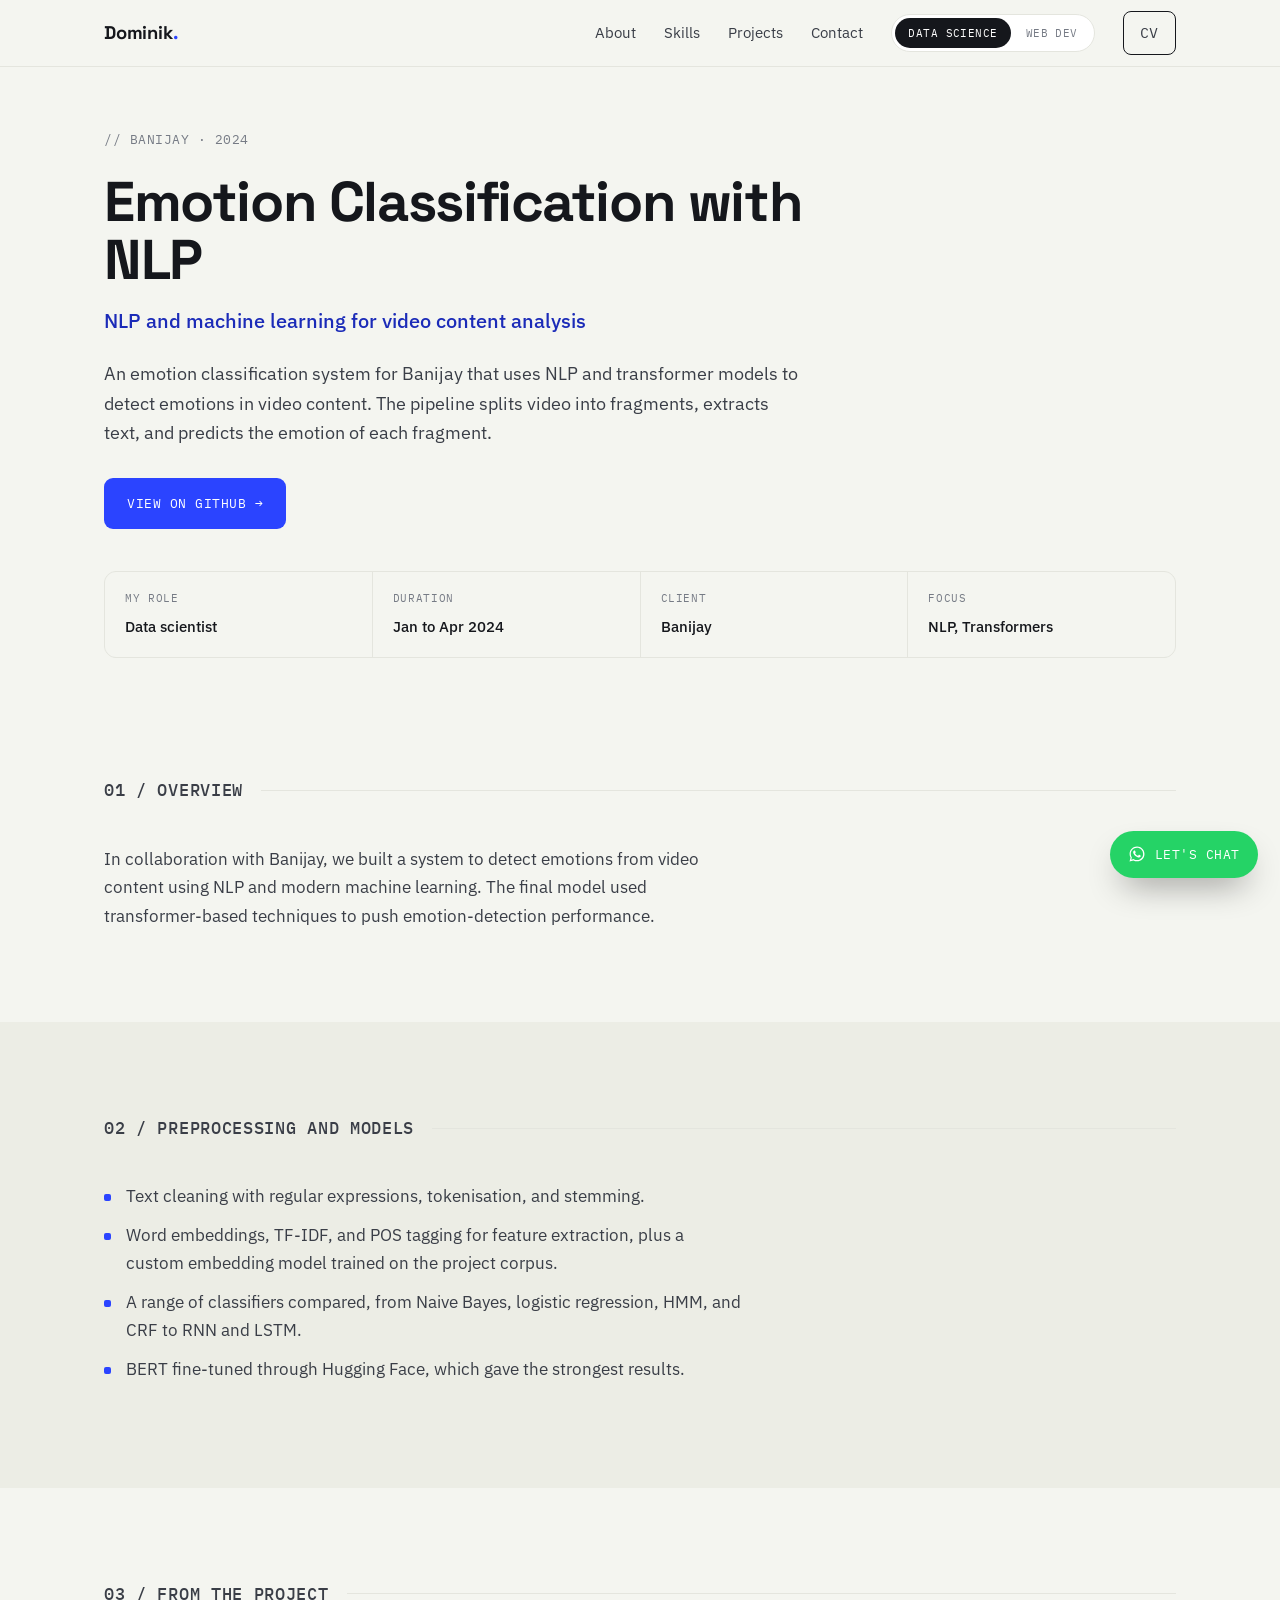
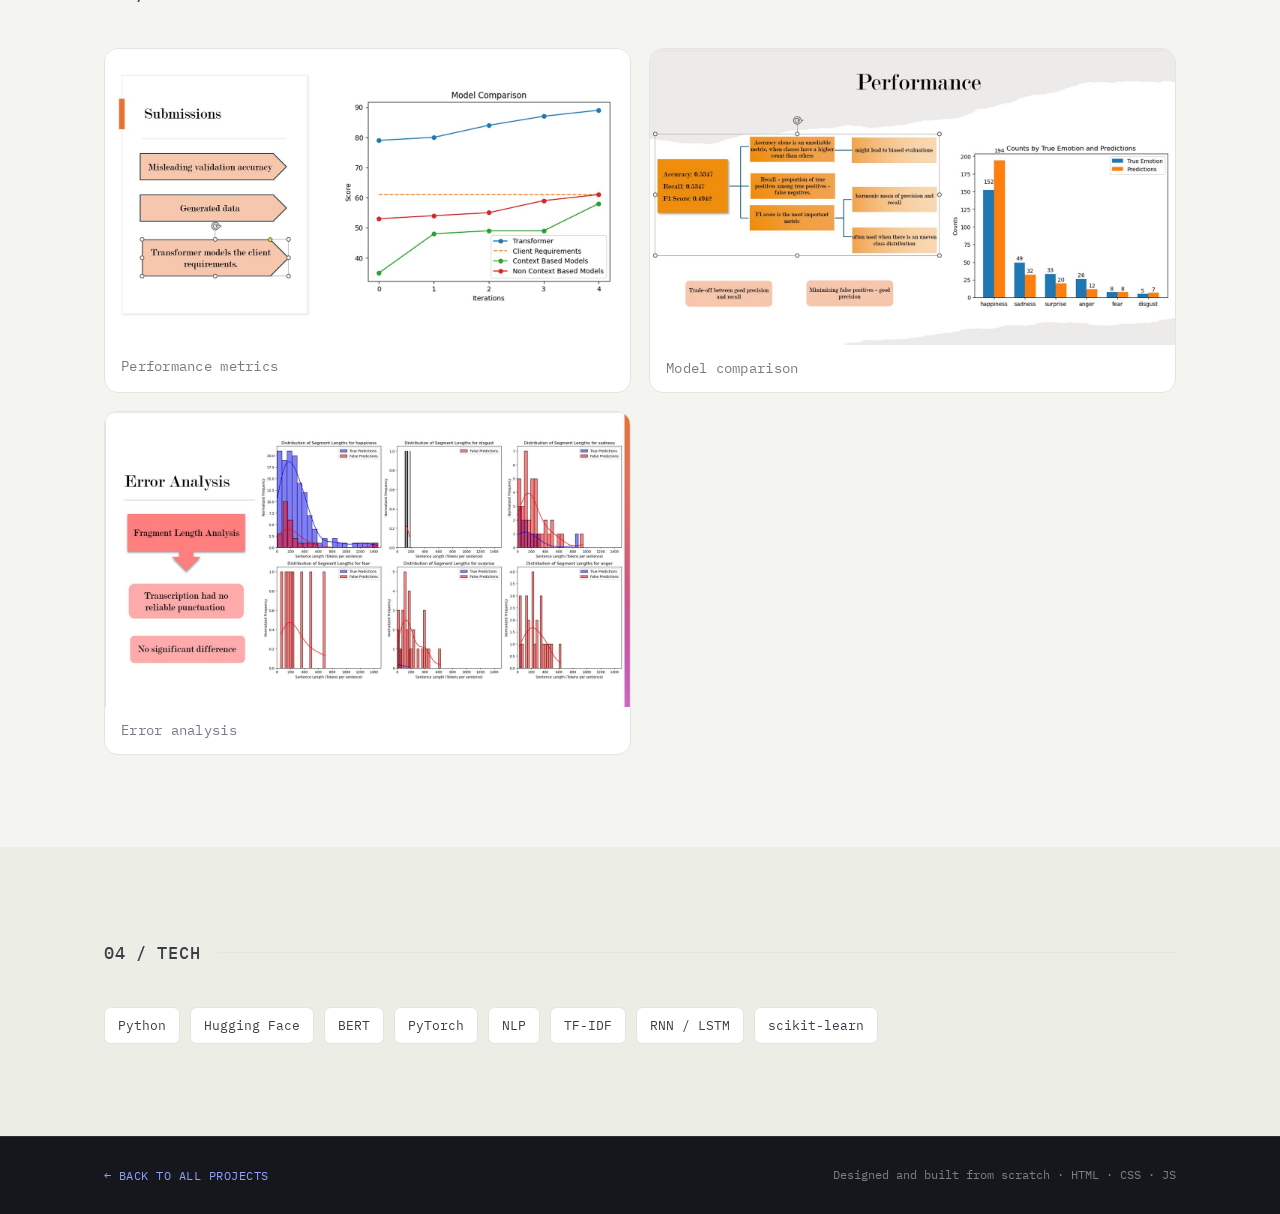
<file: projects/banijay-nlp.html>
<!DOCTYPE html>
<html lang="en">
<head>
<meta charset="UTF-8">
<meta name="viewport" content="width=device-width, initial-scale=1">
<title>Emotion Classification with NLP | Dominik Szewczyk</title>
<meta name="description" content="An NLP pipeline using transformer models to detect emotions in video transcripts for media content analysis.">
<link rel="preconnect" href="https://fonts.googleapis.com">
<link rel="preconnect" href="https://fonts.gstatic.com" crossorigin>
<link href="https://fonts.googleapis.com/css2?family=Space+Grotesk:wght@400;500;600;700&family=IBM+Plex+Sans:wght@400;500;600&family=IBM+Plex+Mono:wght@400;500&display=swap" rel="stylesheet">
<link rel="stylesheet" href="../assets/css/style.css">
</head>
<body><header>
  <div class="wrap nav">
    <a class="logo" href="../index.html">Dominik<span>.</span></a>
    <button class="nav-toggle" aria-label="Open menu" aria-expanded="false"><span></span><span></span><span></span></button>
    <nav class="nav-menu">
      <a href="../index.html#about">About</a>
      <a href="../index.html#skills">Skills</a>
      <a href="../index.html#projects">Projects</a>
      <a href="../index.html#contact">Contact</a>
      <div class="seg">
        <a class="seg-btn active" href="../index.html">Data Science</a>
        <a class="seg-btn" href="../webdev.html">Web Dev</a>
      </div>
      <a class="btn-cv" href="../docs/cv.pdf">CV</a>
    </nav>
  </div>
</header>
<section class="detail-hero">
  <div class="wrap">
    <p class="eyebrow">// Banijay · 2024</p>
    <h1>Emotion Classification with NLP</h1>
    <p class="subtitle">NLP and machine learning for video content analysis</p>
    <p class="summary">An emotion classification system for Banijay that uses NLP and transformer models to detect emotions in video content. The pipeline splits video into fragments, extracts text, and predicts the emotion of each fragment.</p>
    <div class="cta-row"><a class="btn btn-primary" href="https://github.com/DominikSzewczyk224180/Projects-2023-2024" target="_blank" rel="noopener">View on GitHub →</a></div>
    <div class="meta"><div><span class="k">My role</span><span class="v">Data scientist</span></div><div><span class="k">Duration</span><span class="v">Jan to Apr 2024</span></div><div><span class="k">Client</span><span class="v">Banijay</span></div><div><span class="k">Focus</span><span class="v">NLP, Transformers</span></div></div>
  </div>
</section>
<section class="section"><div class="wrap reveal"><div class="sec-label"><span>01 / overview</span><i></i></div><div class="prose"><p>In collaboration with Banijay, we built a system to detect emotions from video content using NLP and modern machine learning. The final model used transformer-based techniques to push emotion-detection performance.</p></div></div></section>
<section class="section section-alt"><div class="wrap reveal"><div class="sec-label"><span>02 / preprocessing and models</span><i></i></div><div class="prose"><ul><li>Text cleaning with regular expressions, tokenisation, and stemming.</li><li>Word embeddings, TF-IDF, and POS tagging for feature extraction, plus a custom embedding model trained on the project corpus.</li><li>A range of classifiers compared, from Naive Bayes, logistic regression, HMM, and CRF to RNN and LSTM.</li><li>BERT fine-tuned through Hugging Face, which gave the strongest results.</li></ul></div></div></section>
<section class="section"><div class="wrap reveal"><div class="sec-label"><span>03 / from the project</span><i></i></div><div class="imgrid"><figure><img src="../assets/img/banijay1.jpg" alt="Performance metrics"><figcaption>Performance metrics</figcaption></figure><figure><img src="../assets/img/banijay2.jpg" alt="Model comparison"><figcaption>Model comparison</figcaption></figure><figure><img src="../assets/img/banijay3.jpg" alt="Error analysis"><figcaption>Error analysis</figcaption></figure></div></div></section>
<section class="section section-alt"><div class="wrap reveal"><div class="sec-label"><span>04 / tech</span><i></i></div><div class="stack"><span class="chip">Python</span><span class="chip">Hugging Face</span><span class="chip">BERT</span><span class="chip">PyTorch</span><span class="chip">NLP</span><span class="chip">TF-IDF</span><span class="chip">RNN / LSTM</span><span class="chip">scikit-learn</span></div></div></section>
<footer>
  <div class="wrap foot">
    <a class="back" href="../index.html#projects">&larr; Back to all projects</a>
    <span>Designed and built from scratch &middot; HTML &middot; CSS &middot; JS</span>
  </div>
</footer>
<a class="chat-fab" href="https://wa.me/48797788847?text=Hi%20Dominik%2C%20I%20came%20across%20your%20portfolio%20and%20would%20like%20to%20chat." target="_blank" rel="noopener" aria-label="Chat on WhatsApp">
  <svg viewBox="0 0 24 24" width="18" height="18" aria-hidden="true"><path fill="currentColor" d="M12.04 2C6.58 2 2.13 6.45 2.13 11.91c0 1.75.46 3.46 1.32 4.96L2 22l5.25-1.38c1.45.79 3.08 1.21 4.79 1.21h.01c5.46 0 9.91-4.45 9.91-9.91C21.96 6.45 17.5 2 12.04 2m0 18.15c-1.52 0-3.01-.41-4.3-1.18l-.31-.18-3.12.82.83-3.04-.2-.32a8.2 8.2 0 0 1-1.26-4.36c0-4.54 3.7-8.23 8.25-8.23 2.2 0 4.27.86 5.83 2.42a8.18 8.18 0 0 1 2.41 5.82c0 4.54-3.7 8.23-8.24 8.23m4.52-6.16c-.25-.12-1.47-.72-1.69-.81-.23-.08-.39-.12-.56.13-.16.25-.64.81-.79.97-.14.17-.29.19-.54.06-.25-.12-1.05-.39-1.99-1.23-.74-.66-1.23-1.47-1.38-1.72-.14-.25-.01-.38.11-.51.11-.11.25-.29.37-.43.13-.14.17-.25.25-.41.08-.17.04-.31-.02-.43-.06-.12-.56-1.34-.76-1.84-.2-.48-.41-.42-.56-.43h-.48c-.17 0-.43.06-.66.31-.23.25-.86.85-.86 2.07 0 1.22.89 2.4 1.01 2.56.12.17 1.75 2.67 4.23 3.74.59.26 1.05.41 1.41.52.59.19 1.13.16 1.56.1.48-.07 1.47-.6 1.68-1.18.21-.58.21-1.07.14-1.18-.06-.11-.22-.17-.47-.29"/></svg>
  <span>Let's chat</span>
</a>
<script src="../assets/js/main.js"></script>
</body>
</html>
</file>
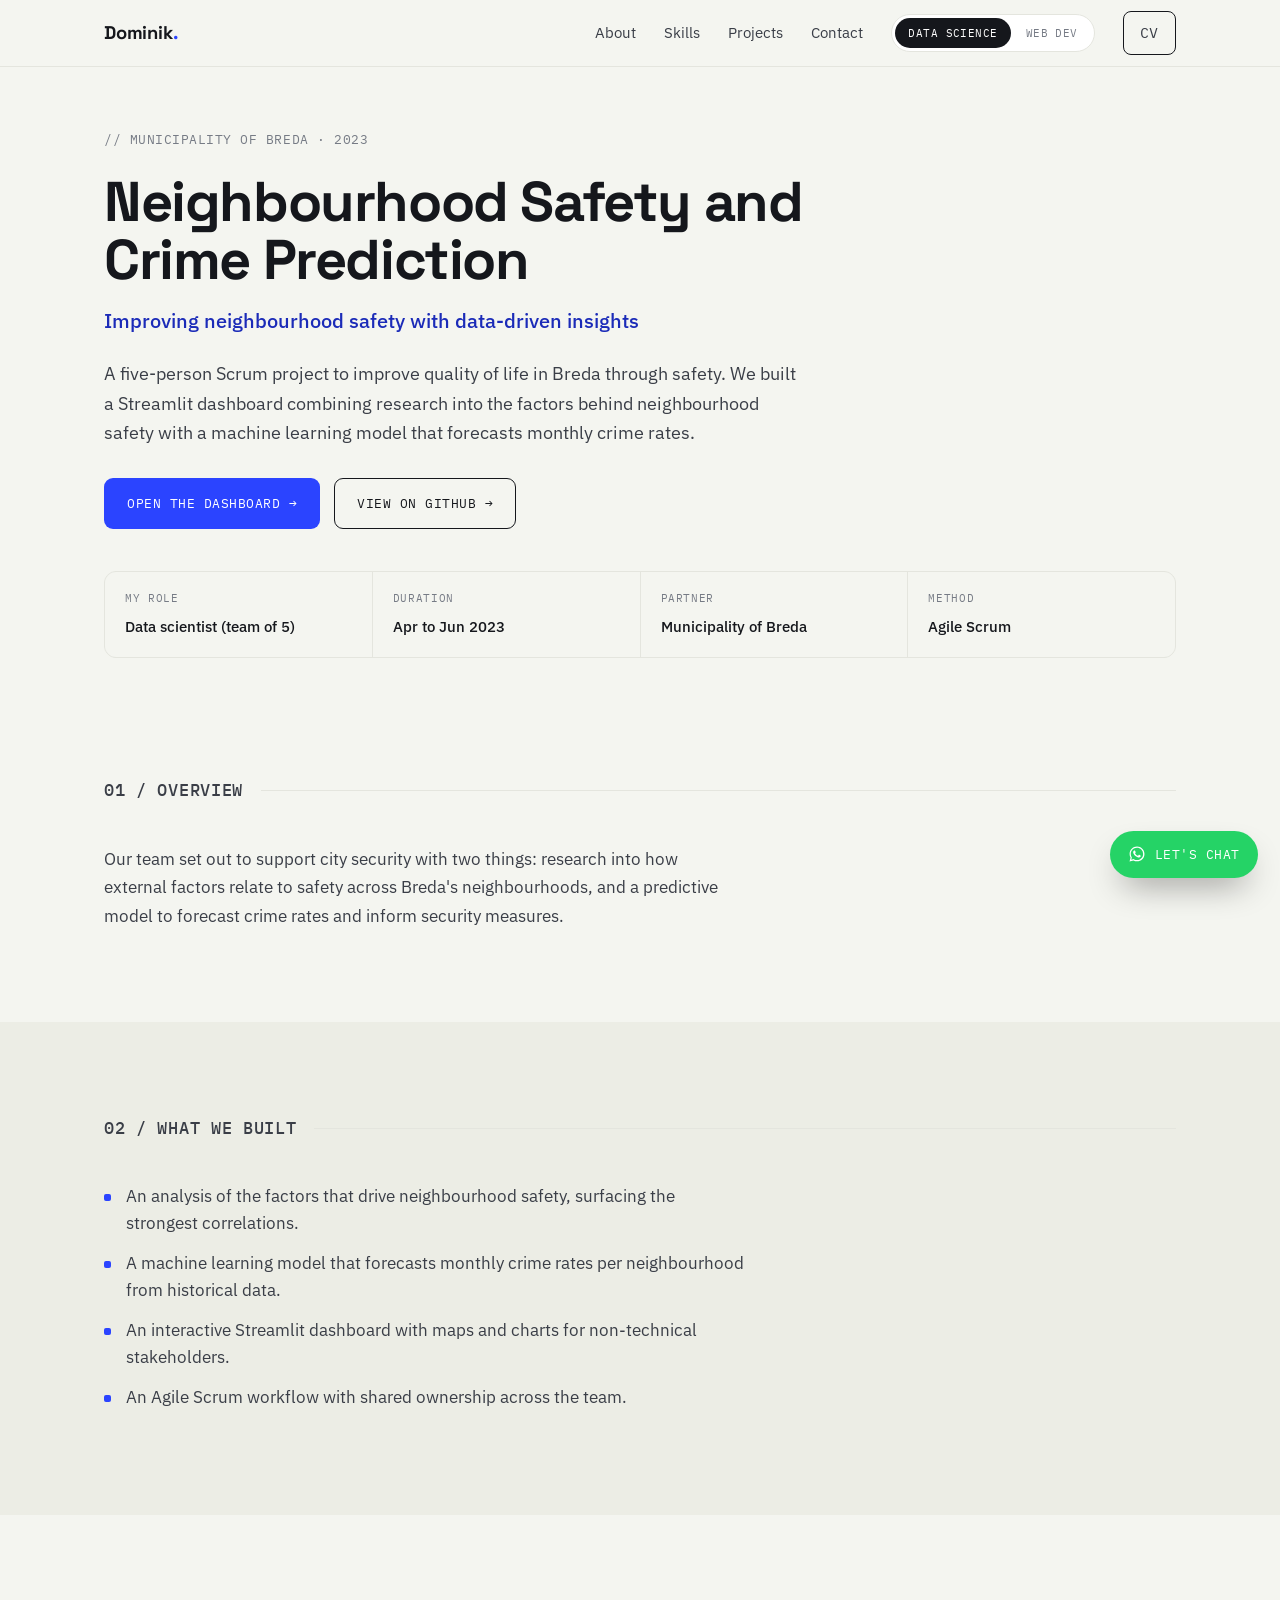
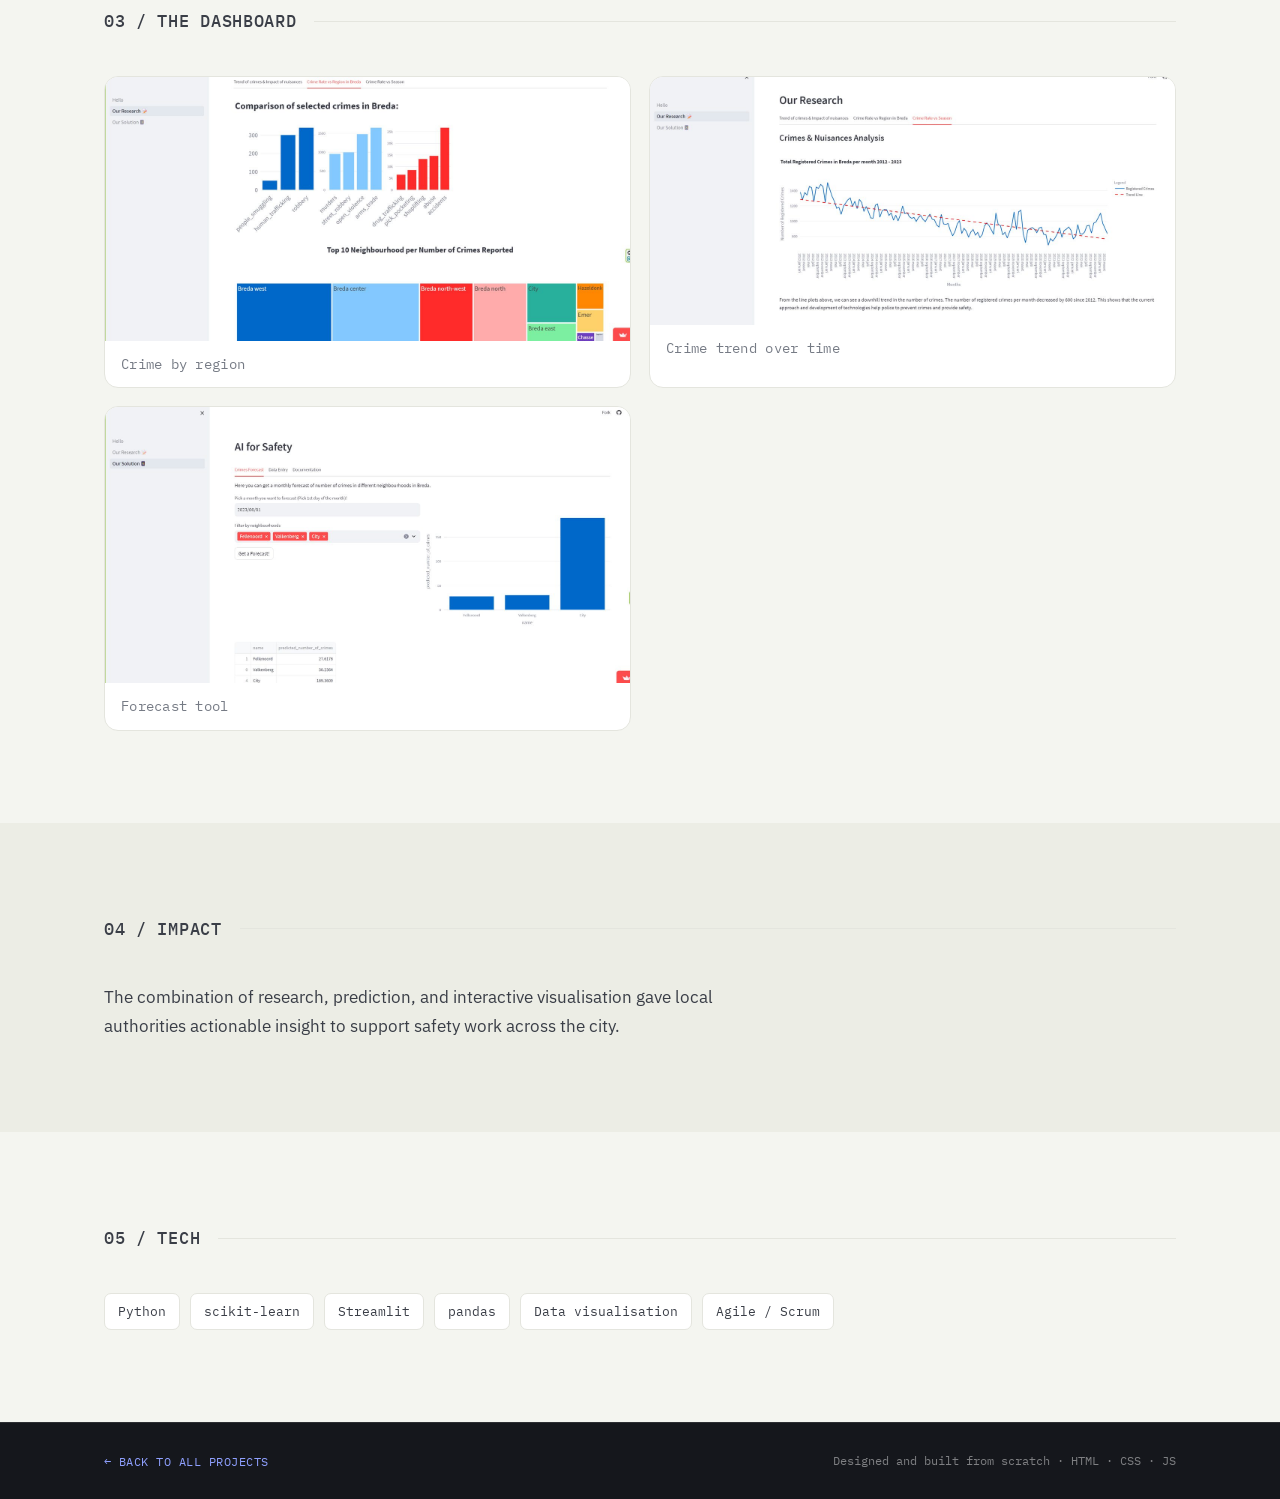
<file: projects/breda-safety.html>
<!DOCTYPE html>
<html lang="en">
<head>
<meta charset="UTF-8">
<meta name="viewport" content="width=device-width, initial-scale=1">
<title>Neighbourhood Safety and Crime Prediction | Dominik Szewczyk</title>
<meta name="description" content="A Streamlit dashboard with research and a predictive model that forecasts monthly crime across Breda&#x27;s neighbourhoods to support local safety.">
<link rel="preconnect" href="https://fonts.googleapis.com">
<link rel="preconnect" href="https://fonts.gstatic.com" crossorigin>
<link href="https://fonts.googleapis.com/css2?family=Space+Grotesk:wght@400;500;600;700&family=IBM+Plex+Sans:wght@400;500;600&family=IBM+Plex+Mono:wght@400;500&display=swap" rel="stylesheet">
<link rel="stylesheet" href="../assets/css/style.css">
</head>
<body><header>
  <div class="wrap nav">
    <a class="logo" href="../index.html">Dominik<span>.</span></a>
    <button class="nav-toggle" aria-label="Open menu" aria-expanded="false"><span></span><span></span><span></span></button>
    <nav class="nav-menu">
      <a href="../index.html#about">About</a>
      <a href="../index.html#skills">Skills</a>
      <a href="../index.html#projects">Projects</a>
      <a href="../index.html#contact">Contact</a>
      <div class="seg">
        <a class="seg-btn active" href="../index.html">Data Science</a>
        <a class="seg-btn" href="../webdev.html">Web Dev</a>
      </div>
      <a class="btn-cv" href="../docs/cv.pdf">CV</a>
    </nav>
  </div>
</header>
<section class="detail-hero">
  <div class="wrap">
    <p class="eyebrow">// Municipality of Breda · 2023</p>
    <h1>Neighbourhood Safety and Crime Prediction</h1>
    <p class="subtitle">Improving neighbourhood safety with data-driven insights</p>
    <p class="summary">A five-person Scrum project to improve quality of life in Breda through safety. We built a Streamlit dashboard combining research into the factors behind neighbourhood safety with a machine learning model that forecasts monthly crime rates.</p>
    <div class="cta-row"><a class="btn btn-primary" href="https://breda-municipality-safty.streamlit.app/" target="_blank" rel="noopener">Open the dashboard →</a><a class="btn btn-ghost" href="https://github.com/DominikSzewczyk224180/Projects-2022-2023" target="_blank" rel="noopener">View on GitHub →</a></div>
    <div class="meta"><div><span class="k">My role</span><span class="v">Data scientist (team of 5)</span></div><div><span class="k">Duration</span><span class="v">Apr to Jun 2023</span></div><div><span class="k">Partner</span><span class="v">Municipality of Breda</span></div><div><span class="k">Method</span><span class="v">Agile Scrum</span></div></div>
  </div>
</section>
<section class="section"><div class="wrap reveal"><div class="sec-label"><span>01 / overview</span><i></i></div><div class="prose"><p>Our team set out to support city security with two things: research into how external factors relate to safety across Breda's neighbourhoods, and a predictive model to forecast crime rates and inform security measures.</p></div></div></section>
<section class="section section-alt"><div class="wrap reveal"><div class="sec-label"><span>02 / what we built</span><i></i></div><div class="prose"><ul><li>An analysis of the factors that drive neighbourhood safety, surfacing the strongest correlations.</li><li>A machine learning model that forecasts monthly crime rates per neighbourhood from historical data.</li><li>An interactive Streamlit dashboard with maps and charts for non-technical stakeholders.</li><li>An Agile Scrum workflow with shared ownership across the team.</li></ul></div></div></section>
<section class="section"><div class="wrap reveal"><div class="sec-label"><span>03 / the dashboard</span><i></i></div><div class="imgrid"><figure><img src="../assets/img/snapshot4.jpg" alt="Crime by region"><figcaption>Crime by region</figcaption></figure><figure><img src="../assets/img/snapshot5.jpg" alt="Crime trend over time"><figcaption>Crime trend over time</figcaption></figure><figure><img src="../assets/img/snapshot6.jpg" alt="Forecast tool"><figcaption>Forecast tool</figcaption></figure></div></div></section>
<section class="section section-alt"><div class="wrap reveal"><div class="sec-label"><span>04 / impact</span><i></i></div><div class="prose"><p>The combination of research, prediction, and interactive visualisation gave local authorities actionable insight to support safety work across the city.</p></div></div></section>
<section class="section"><div class="wrap reveal"><div class="sec-label"><span>05 / tech</span><i></i></div><div class="stack"><span class="chip">Python</span><span class="chip">scikit-learn</span><span class="chip">Streamlit</span><span class="chip">pandas</span><span class="chip">Data visualisation</span><span class="chip">Agile / Scrum</span></div></div></section>
<footer>
  <div class="wrap foot">
    <a class="back" href="../index.html#projects">&larr; Back to all projects</a>
    <span>Designed and built from scratch &middot; HTML &middot; CSS &middot; JS</span>
  </div>
</footer>
<a class="chat-fab" href="https://wa.me/48797788847?text=Hi%20Dominik%2C%20I%20came%20across%20your%20portfolio%20and%20would%20like%20to%20chat." target="_blank" rel="noopener" aria-label="Chat on WhatsApp">
  <svg viewBox="0 0 24 24" width="18" height="18" aria-hidden="true"><path fill="currentColor" d="M12.04 2C6.58 2 2.13 6.45 2.13 11.91c0 1.75.46 3.46 1.32 4.96L2 22l5.25-1.38c1.45.79 3.08 1.21 4.79 1.21h.01c5.46 0 9.91-4.45 9.91-9.91C21.96 6.45 17.5 2 12.04 2m0 18.15c-1.52 0-3.01-.41-4.3-1.18l-.31-.18-3.12.82.83-3.04-.2-.32a8.2 8.2 0 0 1-1.26-4.36c0-4.54 3.7-8.23 8.25-8.23 2.2 0 4.27.86 5.83 2.42a8.18 8.18 0 0 1 2.41 5.82c0 4.54-3.7 8.23-8.24 8.23m4.52-6.16c-.25-.12-1.47-.72-1.69-.81-.23-.08-.39-.12-.56.13-.16.25-.64.81-.79.97-.14.17-.29.19-.54.06-.25-.12-1.05-.39-1.99-1.23-.74-.66-1.23-1.47-1.38-1.72-.14-.25-.01-.38.11-.51.11-.11.25-.29.37-.43.13-.14.17-.25.25-.41.08-.17.04-.31-.02-.43-.06-.12-.56-1.34-.76-1.84-.2-.48-.41-.42-.56-.43h-.48c-.17 0-.43.06-.66.31-.23.25-.86.85-.86 2.07 0 1.22.89 2.4 1.01 2.56.12.17 1.75 2.67 4.23 3.74.59.26 1.05.41 1.41.52.59.19 1.13.16 1.56.1.48-.07 1.47-.6 1.68-1.18.21-.58.21-1.07.14-1.18-.06-.11-.22-.17-.47-.29"/></svg>
  <span>Let's chat</span>
</a>
<script src="../assets/js/main.js"></script>
</body>
</html>
</file>
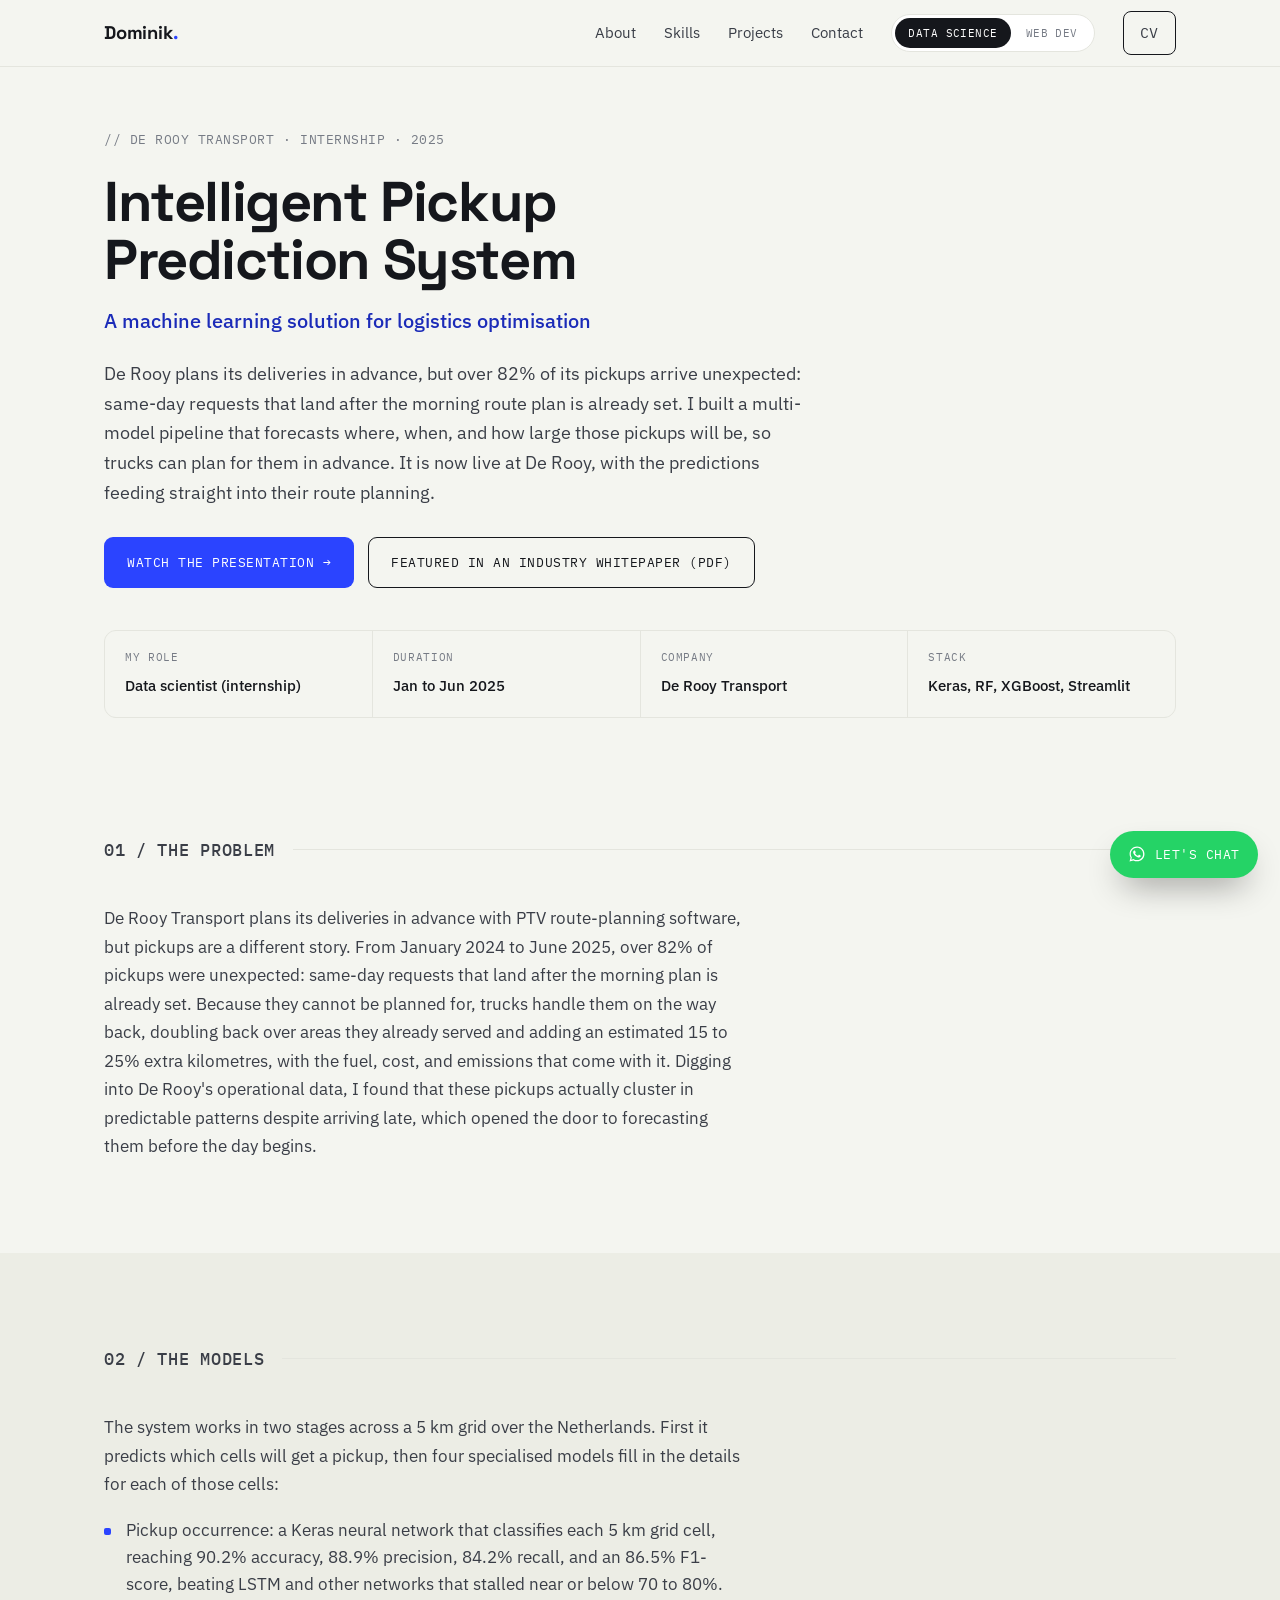
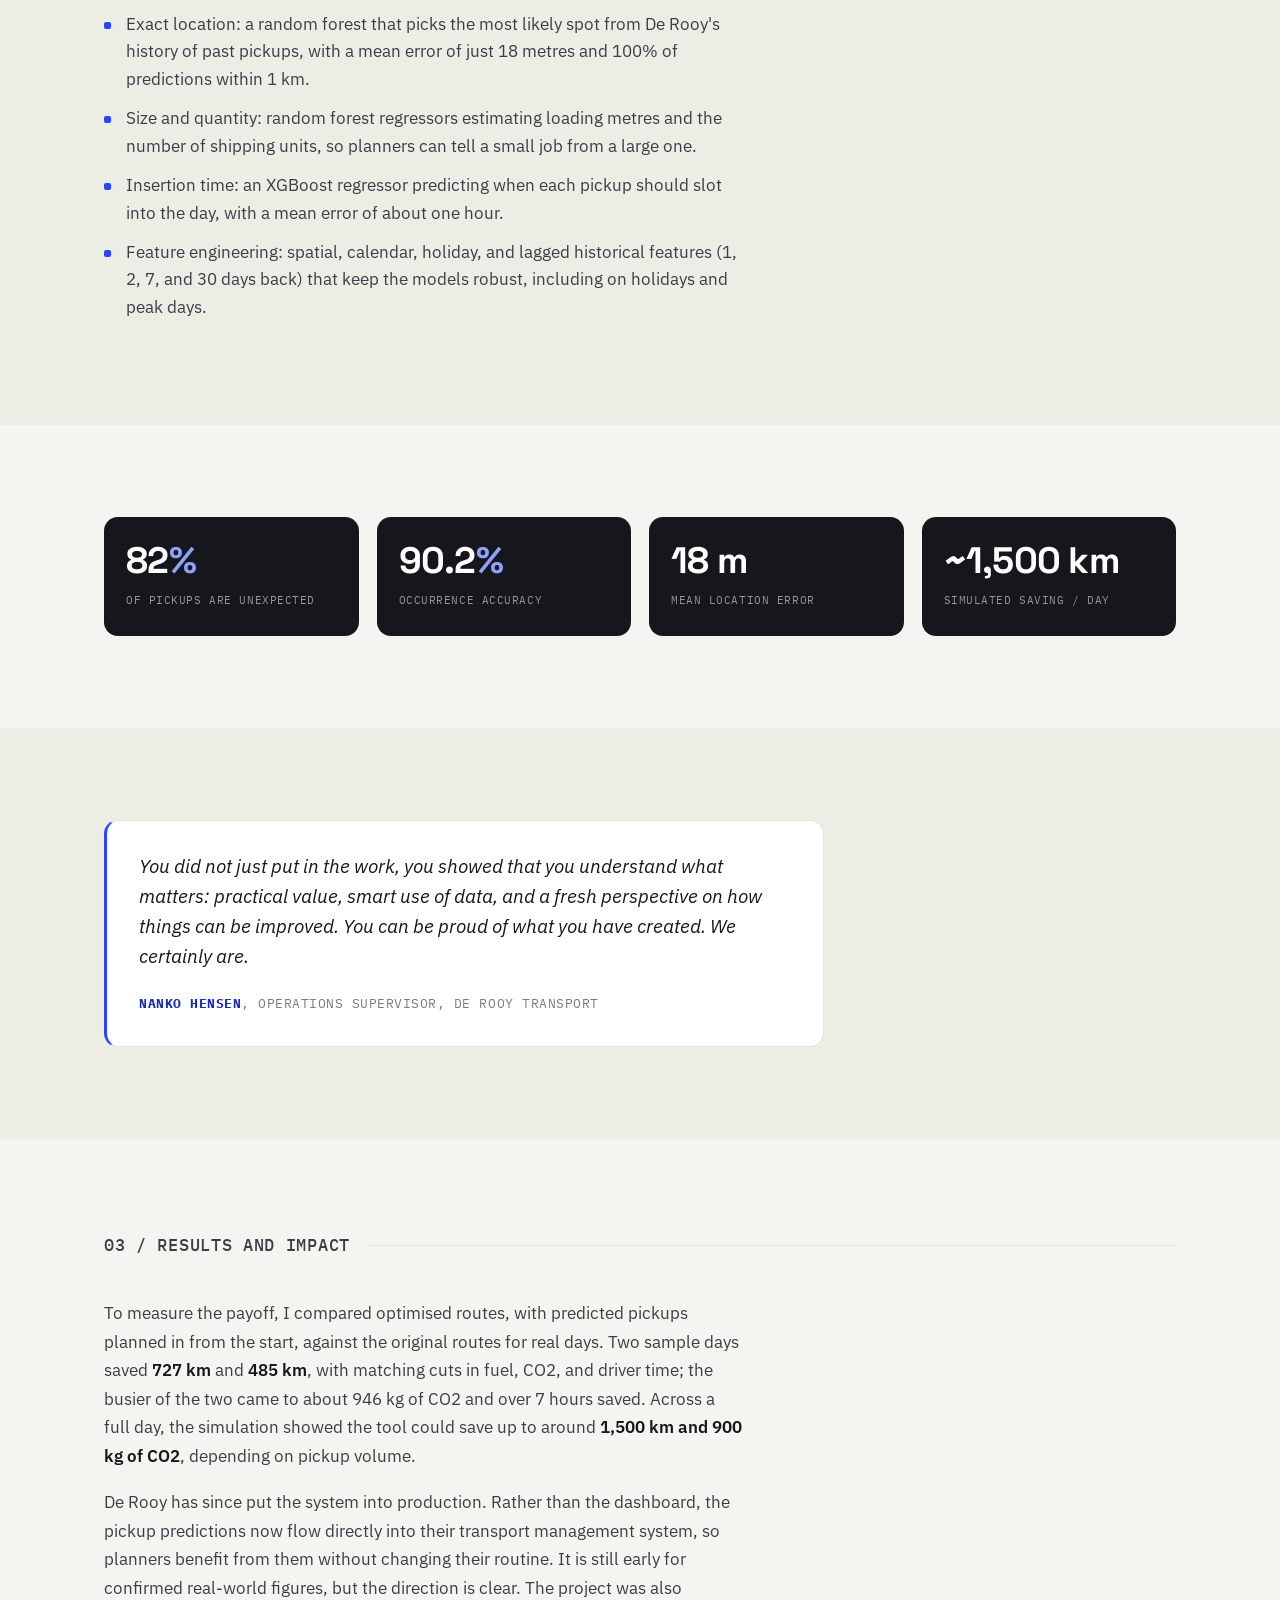
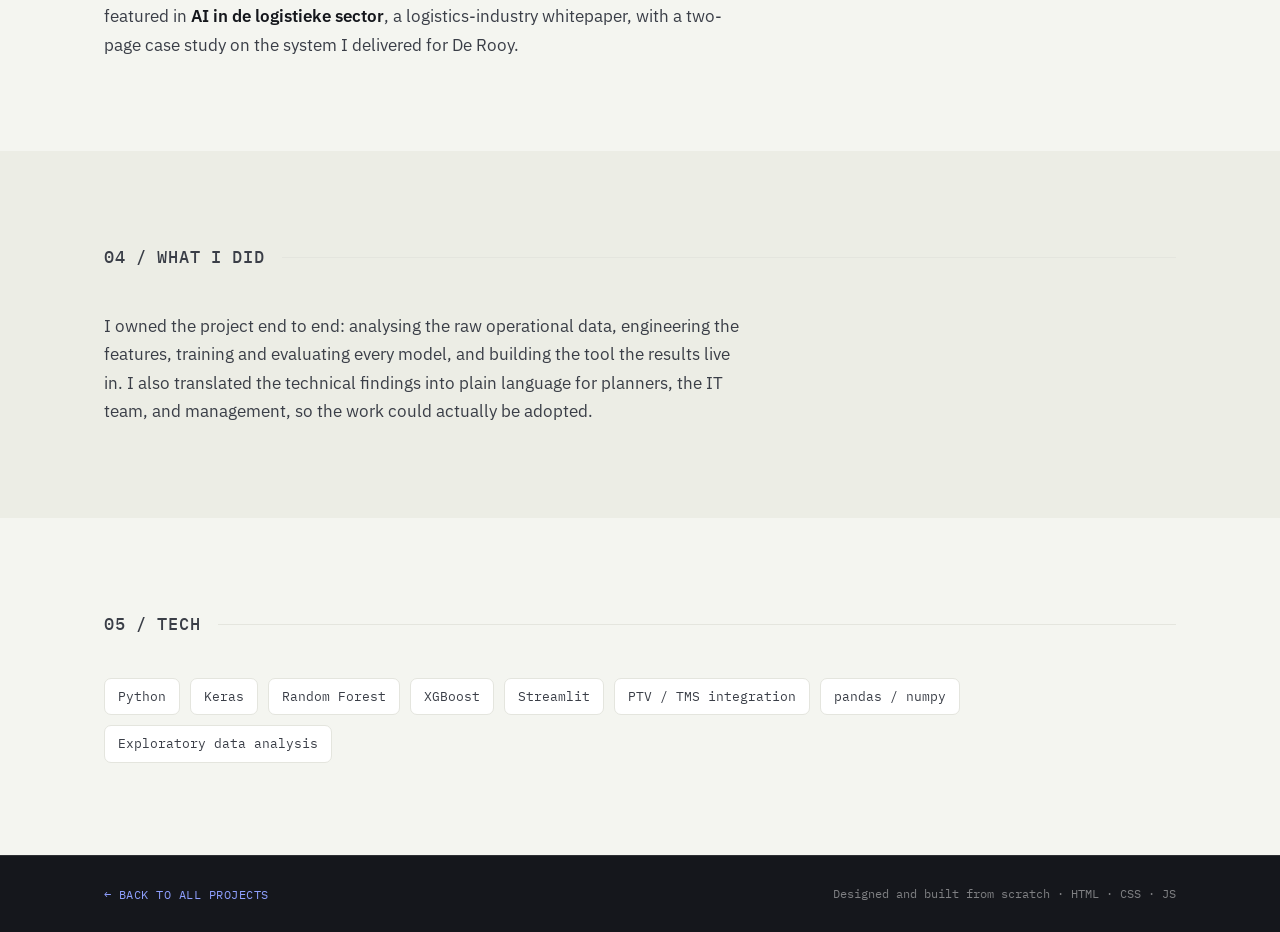
<file: projects/de-rooy.html>
<!DOCTYPE html>
<html lang="en">
<head>
<meta charset="UTF-8">
<meta name="viewport" content="width=device-width, initial-scale=1">
<title>Intelligent Pickup Prediction System | Dominik Szewczyk</title>
<meta name="description" content="A multi-model machine learning system that forecasts unexpected same-day pickups for De Rooy Transport. Now live in production, feeding predictions into their route planning, with simulated savings of up to 1,500 km per day.">
<link rel="preconnect" href="https://fonts.googleapis.com">
<link rel="preconnect" href="https://fonts.gstatic.com" crossorigin>
<link href="https://fonts.googleapis.com/css2?family=Space+Grotesk:wght@400;500;600;700&family=IBM+Plex+Sans:wght@400;500;600&family=IBM+Plex+Mono:wght@400;500&display=swap" rel="stylesheet">
<link rel="stylesheet" href="../assets/css/style.css">
</head>
<body><header>
  <div class="wrap nav">
    <a class="logo" href="../index.html">Dominik<span>.</span></a>
    <button class="nav-toggle" aria-label="Open menu" aria-expanded="false"><span></span><span></span><span></span></button>
    <nav class="nav-menu">
      <a href="../index.html#about">About</a>
      <a href="../index.html#skills">Skills</a>
      <a href="../index.html#projects">Projects</a>
      <a href="../index.html#contact">Contact</a>
      <div class="seg">
        <a class="seg-btn active" href="../index.html">Data Science</a>
        <a class="seg-btn" href="../webdev.html">Web Dev</a>
      </div>
      <a class="btn-cv" href="../docs/cv.pdf">CV</a>
    </nav>
  </div>
</header>
<section class="detail-hero">
  <div class="wrap">
    <p class="eyebrow">// De Rooy Transport &middot; internship &middot; 2025</p>
    <h1>Intelligent Pickup Prediction System</h1>
    <p class="subtitle">A machine learning solution for logistics optimisation</p>
    <p class="summary">De Rooy plans its deliveries in advance, but over 82% of its pickups arrive unexpected: same-day requests that land after the morning route plan is already set. I built a multi-model pipeline that forecasts where, when, and how large those pickups will be, so trucks can plan for them in advance. It is now live at De Rooy, with the predictions feeding straight into their route planning.</p>
    <div class="cta-row"><a class="btn btn-primary" href="https://youtu.be/IJ8YJA15uSc" target="_blank" rel="noopener">Watch the presentation &rarr;</a><a class="btn btn-ghost" href="../docs/ai-in-de-logistieke-sector.pdf">Featured in an industry whitepaper (PDF)</a></div>
    <div class="meta"><div><span class="k">My role</span><span class="v">Data scientist (internship)</span></div><div><span class="k">Duration</span><span class="v">Jan to Jun 2025</span></div><div><span class="k">Company</span><span class="v">De Rooy Transport</span></div><div><span class="k">Stack</span><span class="v">Keras, RF, XGBoost, Streamlit</span></div></div>
  </div>
</section>
<section class="section"><div class="wrap reveal"><div class="sec-label"><span>01 / the problem</span><i></i></div><div class="prose"><p>De Rooy Transport plans its deliveries in advance with PTV route-planning software, but pickups are a different story. From January 2024 to June 2025, over 82% of pickups were unexpected: same-day requests that land after the morning plan is already set. Because they cannot be planned for, trucks handle them on the way back, doubling back over areas they already served and adding an estimated 15 to 25% extra kilometres, with the fuel, cost, and emissions that come with it. Digging into De Rooy's operational data, I found that these pickups actually cluster in predictable patterns despite arriving late, which opened the door to forecasting them before the day begins.</p></div></div></section>
<section class="section section-alt"><div class="wrap reveal"><div class="sec-label"><span>02 / the models</span><i></i></div><div class="prose"><p>The system works in two stages across a 5 km grid over the Netherlands. First it predicts which cells will get a pickup, then four specialised models fill in the details for each of those cells:</p><ul><li>Pickup occurrence: a Keras neural network that classifies each 5 km grid cell, reaching 90.2% accuracy, 88.9% precision, 84.2% recall, and an 86.5% F1-score, beating LSTM and other networks that stalled near or below 70 to 80%.</li><li>Exact location: a random forest that picks the most likely spot from De Rooy's history of past pickups, with a mean error of just 18 metres and 100% of predictions within 1 km.</li><li>Size and quantity: random forest regressors estimating loading metres and the number of shipping units, so planners can tell a small job from a large one.</li><li>Insertion time: an XGBoost regressor predicting when each pickup should slot into the day, with a mean error of about one hour.</li><li>Feature engineering: spatial, calendar, holiday, and lagged historical features (1, 2, 7, and 30 days back) that keep the models robust, including on holidays and peak days.</li></ul></div></div></section>
<section class="section"><div class="wrap reveal"><div class="metrics"><div class="metric"><div class="num">82<span class="accent">%</span></div><span class="lbl">of pickups are unexpected</span></div><div class="metric"><div class="num">90.2<span class="accent">%</span></div><span class="lbl">occurrence accuracy</span></div><div class="metric"><div class="num">18 m</div><span class="lbl">mean location error</span></div><div class="metric"><div class="num">~1,500 km</div><span class="lbl">simulated saving / day</span></div></div></div></section>
<section class="section section-alt"><div class="wrap reveal"><blockquote class="quote"><p>You did not just put in the work, you showed that you understand what matters: practical value, smart use of data, and a fresh perspective on how things can be improved. You can be proud of what you have created. We certainly are.</p><cite><b>Nanko Hensen</b>, Operations Supervisor, De Rooy Transport</cite></blockquote></div></section>
<section class="section"><div class="wrap reveal"><div class="sec-label"><span>03 / results and impact</span><i></i></div><div class="prose"><p>To measure the payoff, I compared optimised routes, with predicted pickups planned in from the start, against the original routes for real days. Two sample days saved <strong>727 km</strong> and <strong>485 km</strong>, with matching cuts in fuel, CO2, and driver time; the busier of the two came to about 946 kg of CO2 and over 7 hours saved. Across a full day, the simulation showed the tool could save up to around <strong>1,500 km and 900 kg of CO2</strong>, depending on pickup volume.</p><p>De Rooy has since put the system into production. Rather than the dashboard, the pickup predictions now flow directly into their transport management system, so planners benefit from them without changing their routine. It is still early for confirmed real-world figures, but the direction is clear. The project was also featured in <strong>AI in de logistieke sector</strong>, a logistics-industry whitepaper, with a two-page case study on the system I delivered for De Rooy.</p></div></div></section>
<section class="section section-alt"><div class="wrap reveal"><div class="sec-label"><span>04 / what I did</span><i></i></div><div class="prose"><p>I owned the project end to end: analysing the raw operational data, engineering the features, training and evaluating every model, and building the tool the results live in. I also translated the technical findings into plain language for planners, the IT team, and management, so the work could actually be adopted.</p></div></div></section>
<section class="section"><div class="wrap reveal"><div class="sec-label"><span>05 / tech</span><i></i></div><div class="stack"><span class="chip">Python</span><span class="chip">Keras</span><span class="chip">Random Forest</span><span class="chip">XGBoost</span><span class="chip">Streamlit</span><span class="chip">PTV / TMS integration</span><span class="chip">pandas / numpy</span><span class="chip">Exploratory data analysis</span></div></div></section>
<footer>
  <div class="wrap foot">
    <a class="back" href="../index.html#projects">&larr; Back to all projects</a>
    <span>Designed and built from scratch &middot; HTML &middot; CSS &middot; JS</span>
  </div>
</footer>
<a class="chat-fab" href="https://wa.me/48797788847?text=Hi%20Dominik%2C%20I%20came%20across%20your%20portfolio%20and%20would%20like%20to%20chat." target="_blank" rel="noopener" aria-label="Chat on WhatsApp">
  <svg viewBox="0 0 24 24" width="18" height="18" aria-hidden="true"><path fill="currentColor" d="M12.04 2C6.58 2 2.13 6.45 2.13 11.91c0 1.75.46 3.46 1.32 4.96L2 22l5.25-1.38c1.45.79 3.08 1.21 4.79 1.21h.01c5.46 0 9.91-4.45 9.91-9.91C21.96 6.45 17.5 2 12.04 2m0 18.15c-1.52 0-3.01-.41-4.3-1.18l-.31-.18-3.12.82.83-3.04-.2-.32a8.2 8.2 0 0 1-1.26-4.36c0-4.54 3.7-8.23 8.25-8.23 2.2 0 4.27.86 5.83 2.42a8.18 8.18 0 0 1 2.41 5.82c0 4.54-3.7 8.23-8.24 8.23m4.52-6.16c-.25-.12-1.47-.72-1.69-.81-.23-.08-.39-.12-.56.13-.16.25-.64.81-.79.97-.14.17-.29.19-.54.06-.25-.12-1.05-.39-1.99-1.23-.74-.66-1.23-1.47-1.38-1.72-.14-.25-.01-.38.11-.51.11-.11.25-.29.37-.43.13-.14.17-.25.25-.41.08-.17.04-.31-.02-.43-.06-.12-.56-1.34-.76-1.84-.2-.48-.41-.42-.56-.43h-.48c-.17 0-.43.06-.66.31-.23.25-.86.85-.86 2.07 0 1.22.89 2.4 1.01 2.56.12.17 1.75 2.67 4.23 3.74.59.26 1.05.41 1.41.52.59.19 1.13.16 1.56.1.48-.07 1.47-.6 1.68-1.18.21-.58.21-1.07.14-1.18-.06-.11-.22-.17-.47-.29"/></svg>
  <span>Let's chat</span>
</a>
<script src="../assets/js/main.js"></script>
</body>
</html>
</file>
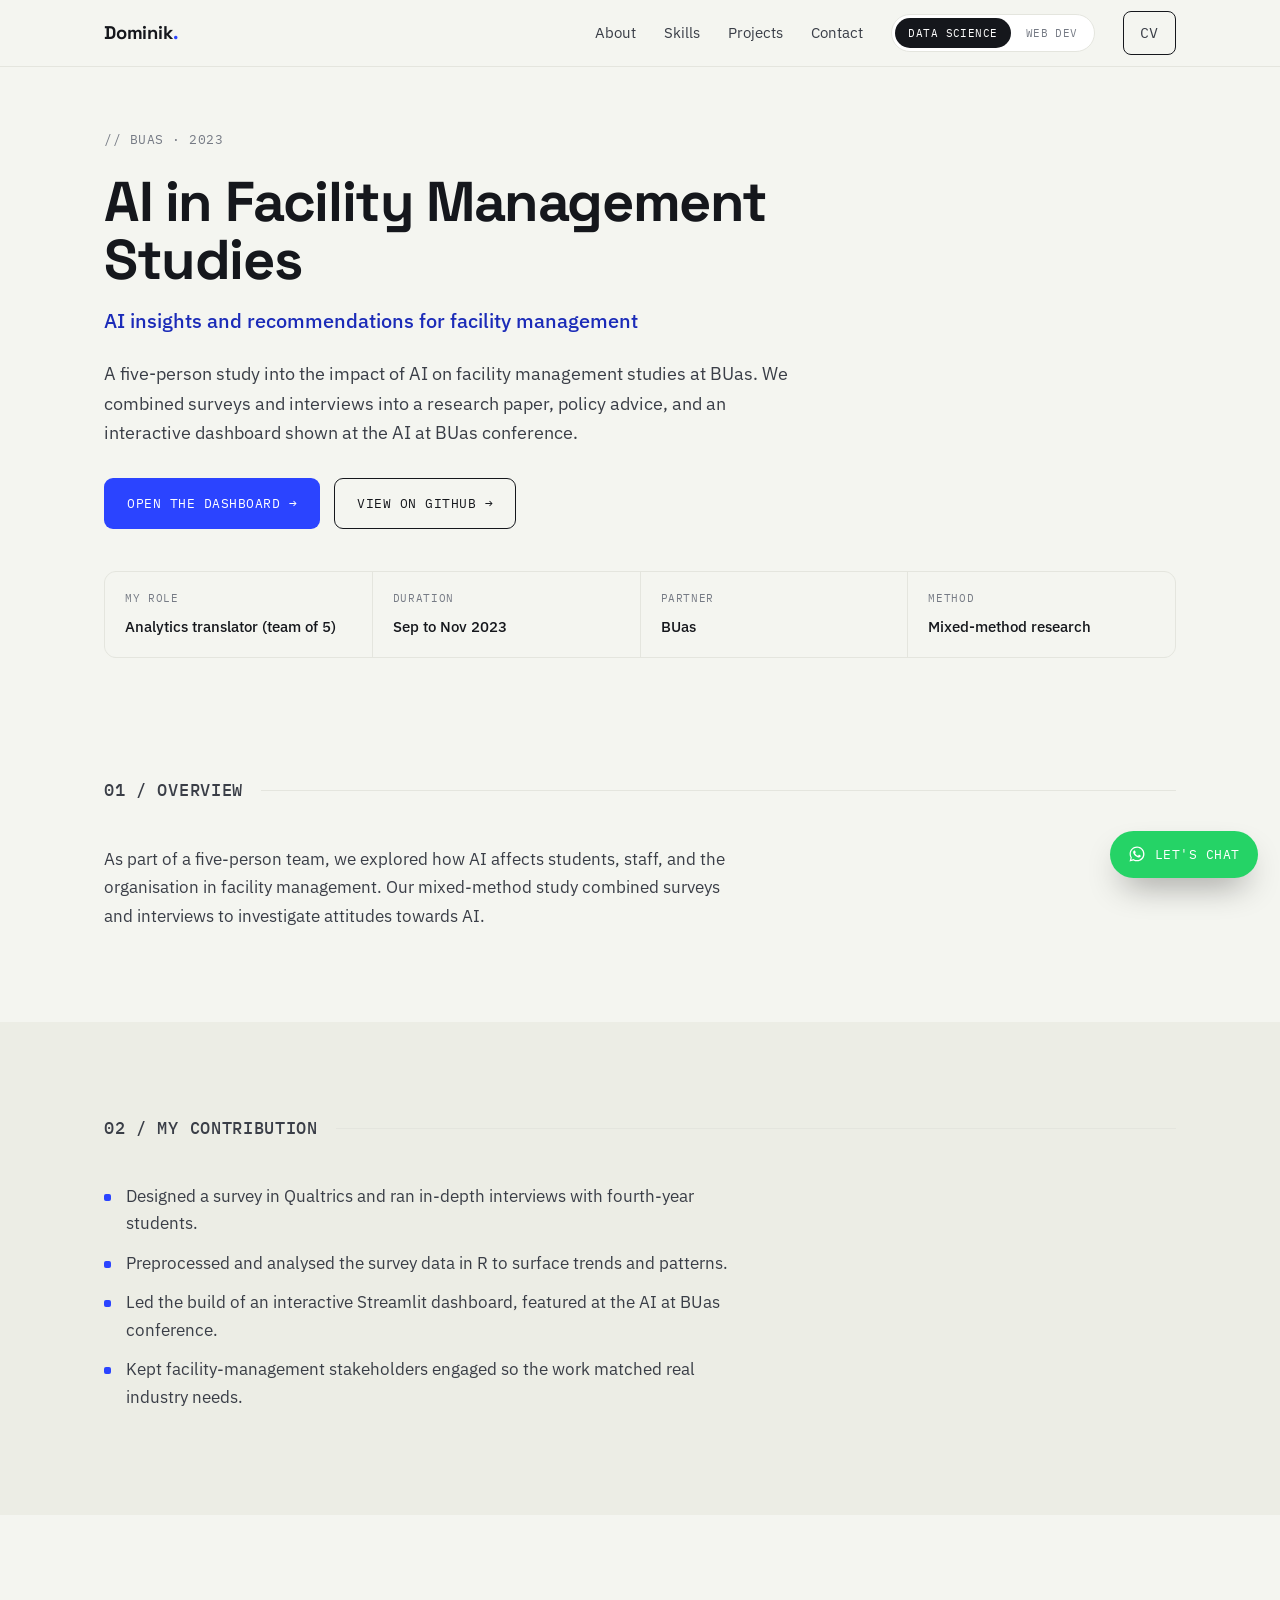
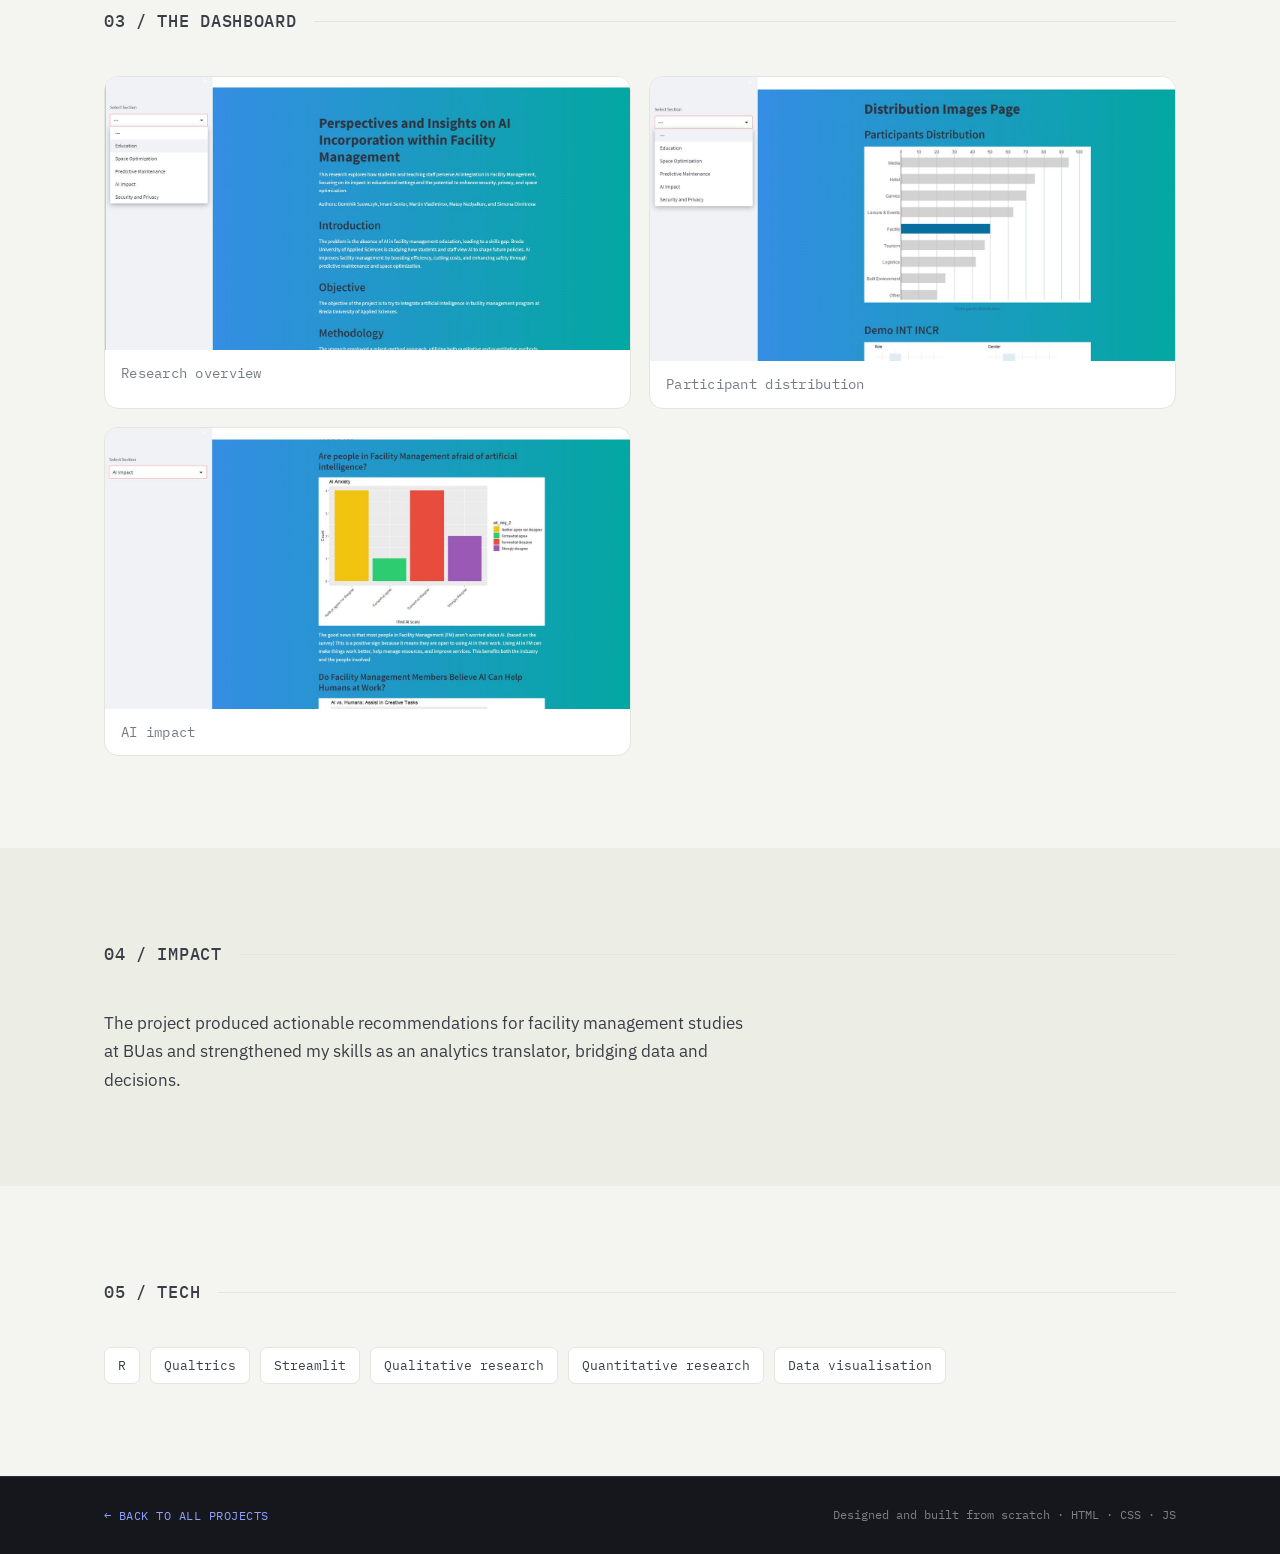
<file: projects/facility-ai.html>
<!DOCTYPE html>
<html lang="en">
<head>
<meta charset="UTF-8">
<meta name="viewport" content="width=device-width, initial-scale=1">
<title>AI in Facility Management Studies | Dominik Szewczyk</title>
<meta name="description" content="A mixed-method study and interactive dashboard on attitudes to AI in facility management, presented at the AI at BUas conference.">
<link rel="preconnect" href="https://fonts.googleapis.com">
<link rel="preconnect" href="https://fonts.gstatic.com" crossorigin>
<link href="https://fonts.googleapis.com/css2?family=Space+Grotesk:wght@400;500;600;700&family=IBM+Plex+Sans:wght@400;500;600&family=IBM+Plex+Mono:wght@400;500&display=swap" rel="stylesheet">
<link rel="stylesheet" href="../assets/css/style.css">
</head>
<body><header>
  <div class="wrap nav">
    <a class="logo" href="../index.html">Dominik<span>.</span></a>
    <button class="nav-toggle" aria-label="Open menu" aria-expanded="false"><span></span><span></span><span></span></button>
    <nav class="nav-menu">
      <a href="../index.html#about">About</a>
      <a href="../index.html#skills">Skills</a>
      <a href="../index.html#projects">Projects</a>
      <a href="../index.html#contact">Contact</a>
      <div class="seg">
        <a class="seg-btn active" href="../index.html">Data Science</a>
        <a class="seg-btn" href="../webdev.html">Web Dev</a>
      </div>
      <a class="btn-cv" href="../docs/cv.pdf">CV</a>
    </nav>
  </div>
</header>
<section class="detail-hero">
  <div class="wrap">
    <p class="eyebrow">// BUas · 2023</p>
    <h1>AI in Facility Management Studies</h1>
    <p class="subtitle">AI insights and recommendations for facility management</p>
    <p class="summary">A five-person study into the impact of AI on facility management studies at BUas. We combined surveys and interviews into a research paper, policy advice, and an interactive dashboard shown at the AI at BUas conference.</p>
    <div class="cta-row"><a class="btn btn-primary" href="https://projects-2023-2024-htqyxiv6mmvbvvq9aoy97w.streamlit.app/" target="_blank" rel="noopener">Open the dashboard →</a><a class="btn btn-ghost" href="https://github.com/DominikSzewczyk224180/Projects-2023-2024" target="_blank" rel="noopener">View on GitHub →</a></div>
    <div class="meta"><div><span class="k">My role</span><span class="v">Analytics translator (team of 5)</span></div><div><span class="k">Duration</span><span class="v">Sep to Nov 2023</span></div><div><span class="k">Partner</span><span class="v">BUas</span></div><div><span class="k">Method</span><span class="v">Mixed-method research</span></div></div>
  </div>
</section>
<section class="section"><div class="wrap reveal"><div class="sec-label"><span>01 / overview</span><i></i></div><div class="prose"><p>As part of a five-person team, we explored how AI affects students, staff, and the organisation in facility management. Our mixed-method study combined surveys and interviews to investigate attitudes towards AI.</p></div></div></section>
<section class="section section-alt"><div class="wrap reveal"><div class="sec-label"><span>02 / my contribution</span><i></i></div><div class="prose"><ul><li>Designed a survey in Qualtrics and ran in-depth interviews with fourth-year students.</li><li>Preprocessed and analysed the survey data in R to surface trends and patterns.</li><li>Led the build of an interactive Streamlit dashboard, featured at the AI at BUas conference.</li><li>Kept facility-management stakeholders engaged so the work matched real industry needs.</li></ul></div></div></section>
<section class="section"><div class="wrap reveal"><div class="sec-label"><span>03 / the dashboard</span><i></i></div><div class="imgrid"><figure><img src="../assets/img/snapshot7.jpg" alt="Research overview"><figcaption>Research overview</figcaption></figure><figure><img src="../assets/img/snapshot8.jpg" alt="Participant distribution"><figcaption>Participant distribution</figcaption></figure><figure><img src="../assets/img/snapshot9.jpg" alt="AI impact"><figcaption>AI impact</figcaption></figure></div></div></section>
<section class="section section-alt"><div class="wrap reveal"><div class="sec-label"><span>04 / impact</span><i></i></div><div class="prose"><p>The project produced actionable recommendations for facility management studies at BUas and strengthened my skills as an analytics translator, bridging data and decisions.</p></div></div></section>
<section class="section"><div class="wrap reveal"><div class="sec-label"><span>05 / tech</span><i></i></div><div class="stack"><span class="chip">R</span><span class="chip">Qualtrics</span><span class="chip">Streamlit</span><span class="chip">Qualitative research</span><span class="chip">Quantitative research</span><span class="chip">Data visualisation</span></div></div></section>
<footer>
  <div class="wrap foot">
    <a class="back" href="../index.html#projects">&larr; Back to all projects</a>
    <span>Designed and built from scratch &middot; HTML &middot; CSS &middot; JS</span>
  </div>
</footer>
<a class="chat-fab" href="https://wa.me/48797788847?text=Hi%20Dominik%2C%20I%20came%20across%20your%20portfolio%20and%20would%20like%20to%20chat." target="_blank" rel="noopener" aria-label="Chat on WhatsApp">
  <svg viewBox="0 0 24 24" width="18" height="18" aria-hidden="true"><path fill="currentColor" d="M12.04 2C6.58 2 2.13 6.45 2.13 11.91c0 1.75.46 3.46 1.32 4.96L2 22l5.25-1.38c1.45.79 3.08 1.21 4.79 1.21h.01c5.46 0 9.91-4.45 9.91-9.91C21.96 6.45 17.5 2 12.04 2m0 18.15c-1.52 0-3.01-.41-4.3-1.18l-.31-.18-3.12.82.83-3.04-.2-.32a8.2 8.2 0 0 1-1.26-4.36c0-4.54 3.7-8.23 8.25-8.23 2.2 0 4.27.86 5.83 2.42a8.18 8.18 0 0 1 2.41 5.82c0 4.54-3.7 8.23-8.24 8.23m4.52-6.16c-.25-.12-1.47-.72-1.69-.81-.23-.08-.39-.12-.56.13-.16.25-.64.81-.79.97-.14.17-.29.19-.54.06-.25-.12-1.05-.39-1.99-1.23-.74-.66-1.23-1.47-1.38-1.72-.14-.25-.01-.38.11-.51.11-.11.25-.29.37-.43.13-.14.17-.25.25-.41.08-.17.04-.31-.02-.43-.06-.12-.56-1.34-.76-1.84-.2-.48-.41-.42-.56-.43h-.48c-.17 0-.43.06-.66.31-.23.25-.86.85-.86 2.07 0 1.22.89 2.4 1.01 2.56.12.17 1.75 2.67 4.23 3.74.59.26 1.05.41 1.41.52.59.19 1.13.16 1.56.1.48-.07 1.47-.6 1.68-1.18.21-.58.21-1.07.14-1.18-.06-.11-.22-.17-.47-.29"/></svg>
  <span>Let's chat</span>
</a>
<script src="../assets/js/main.js"></script>
</body>
</html>
</file>
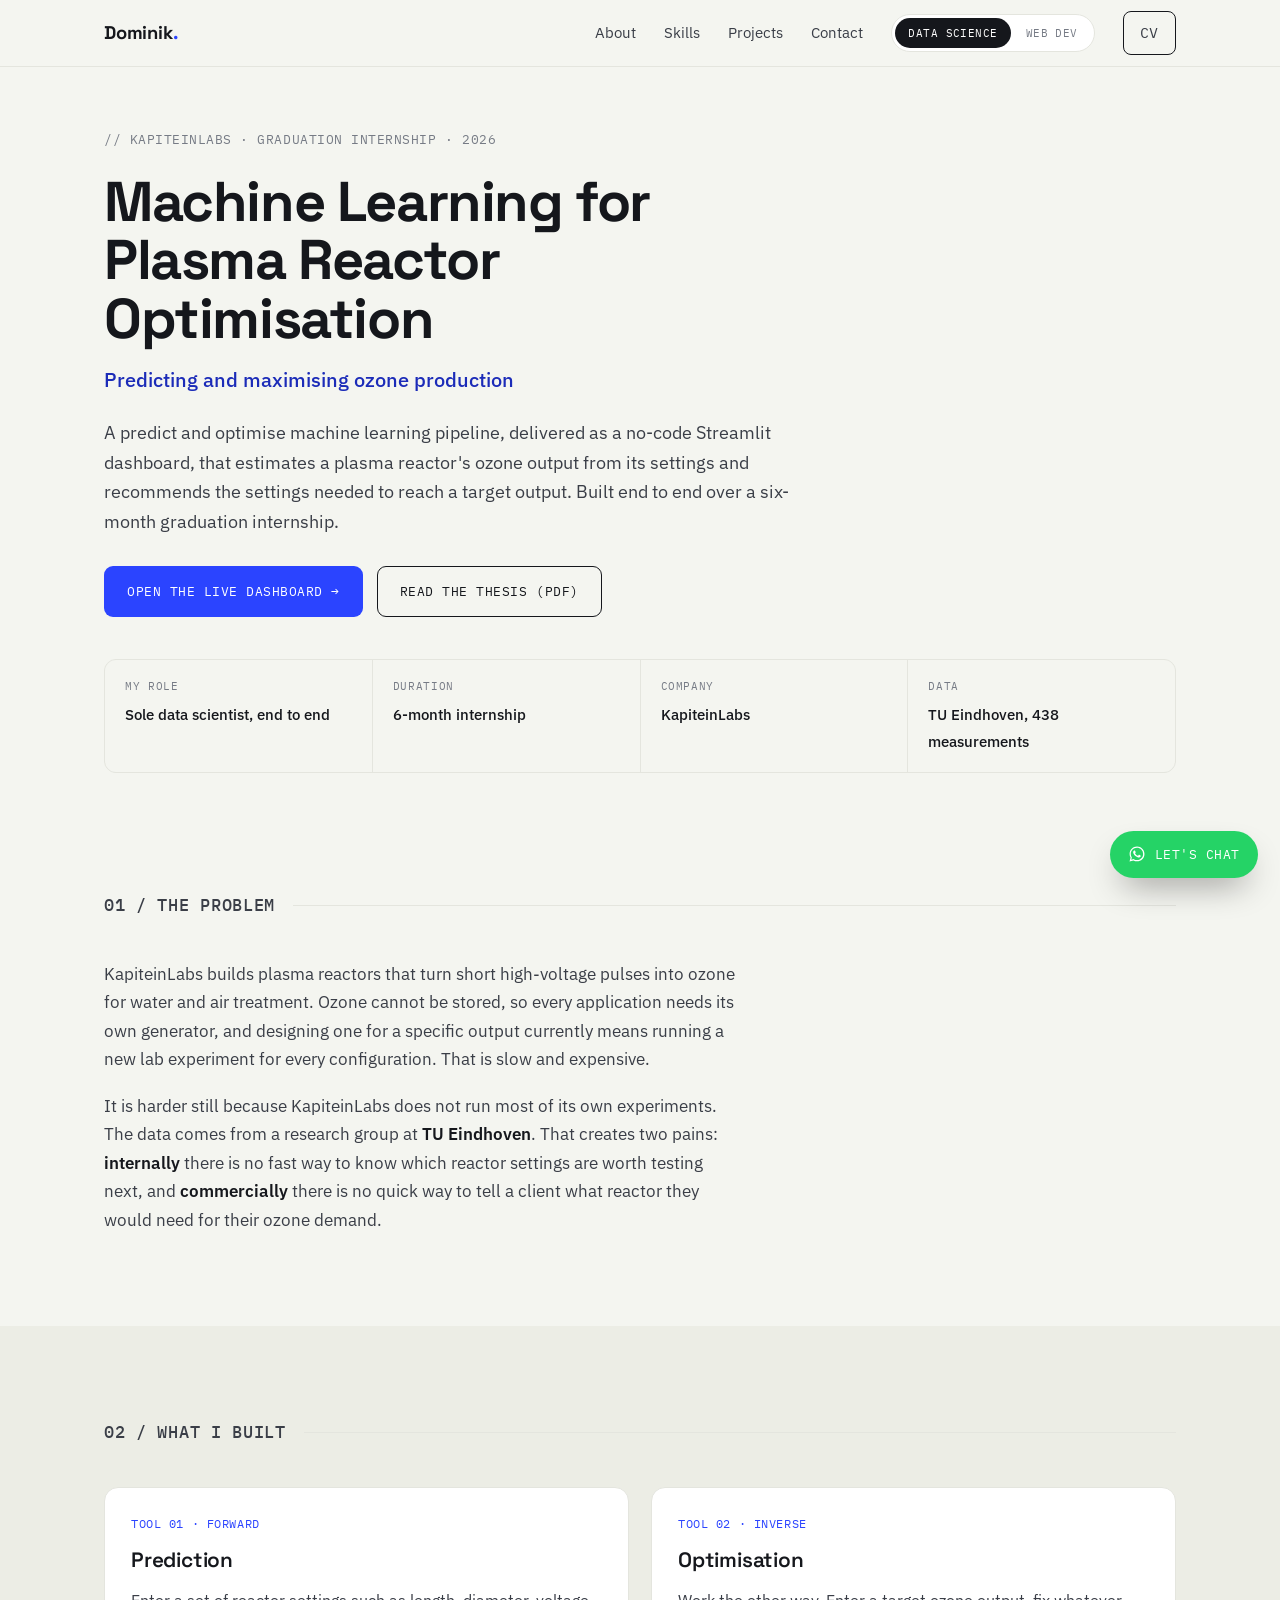
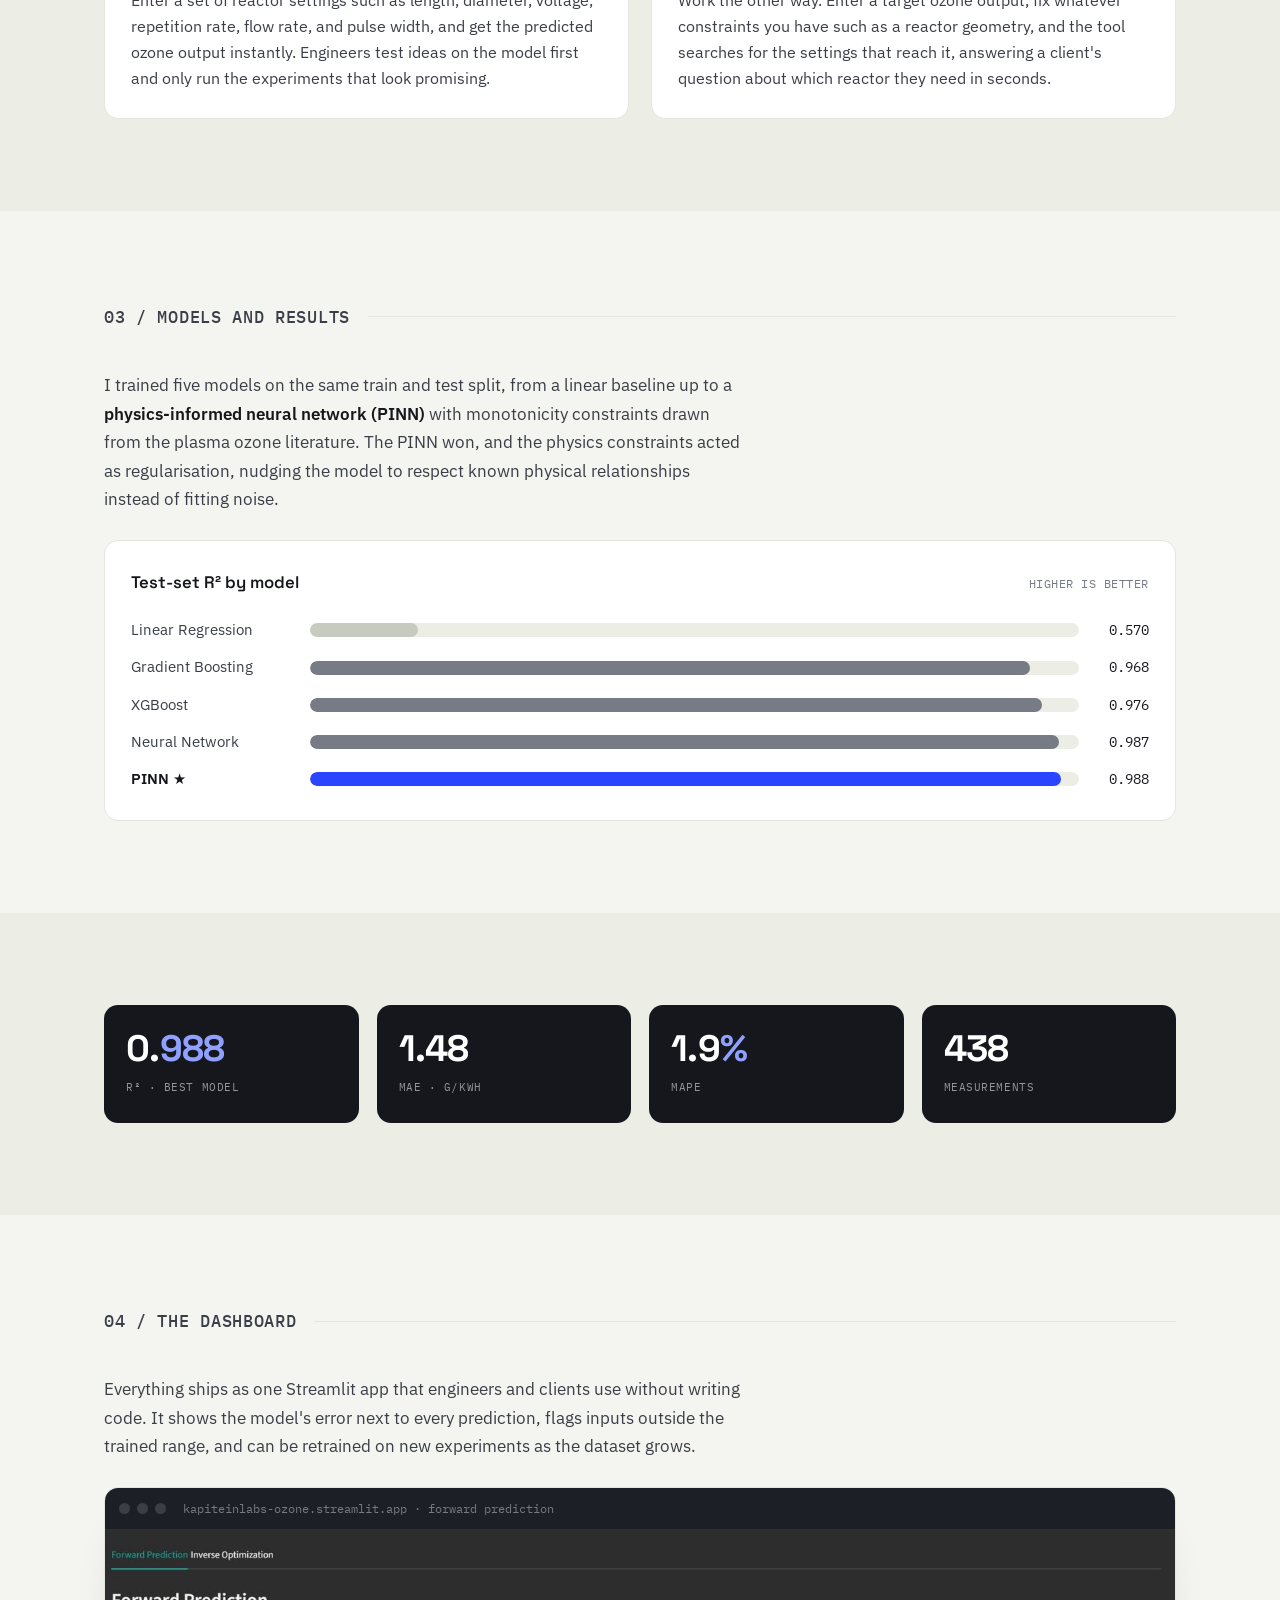
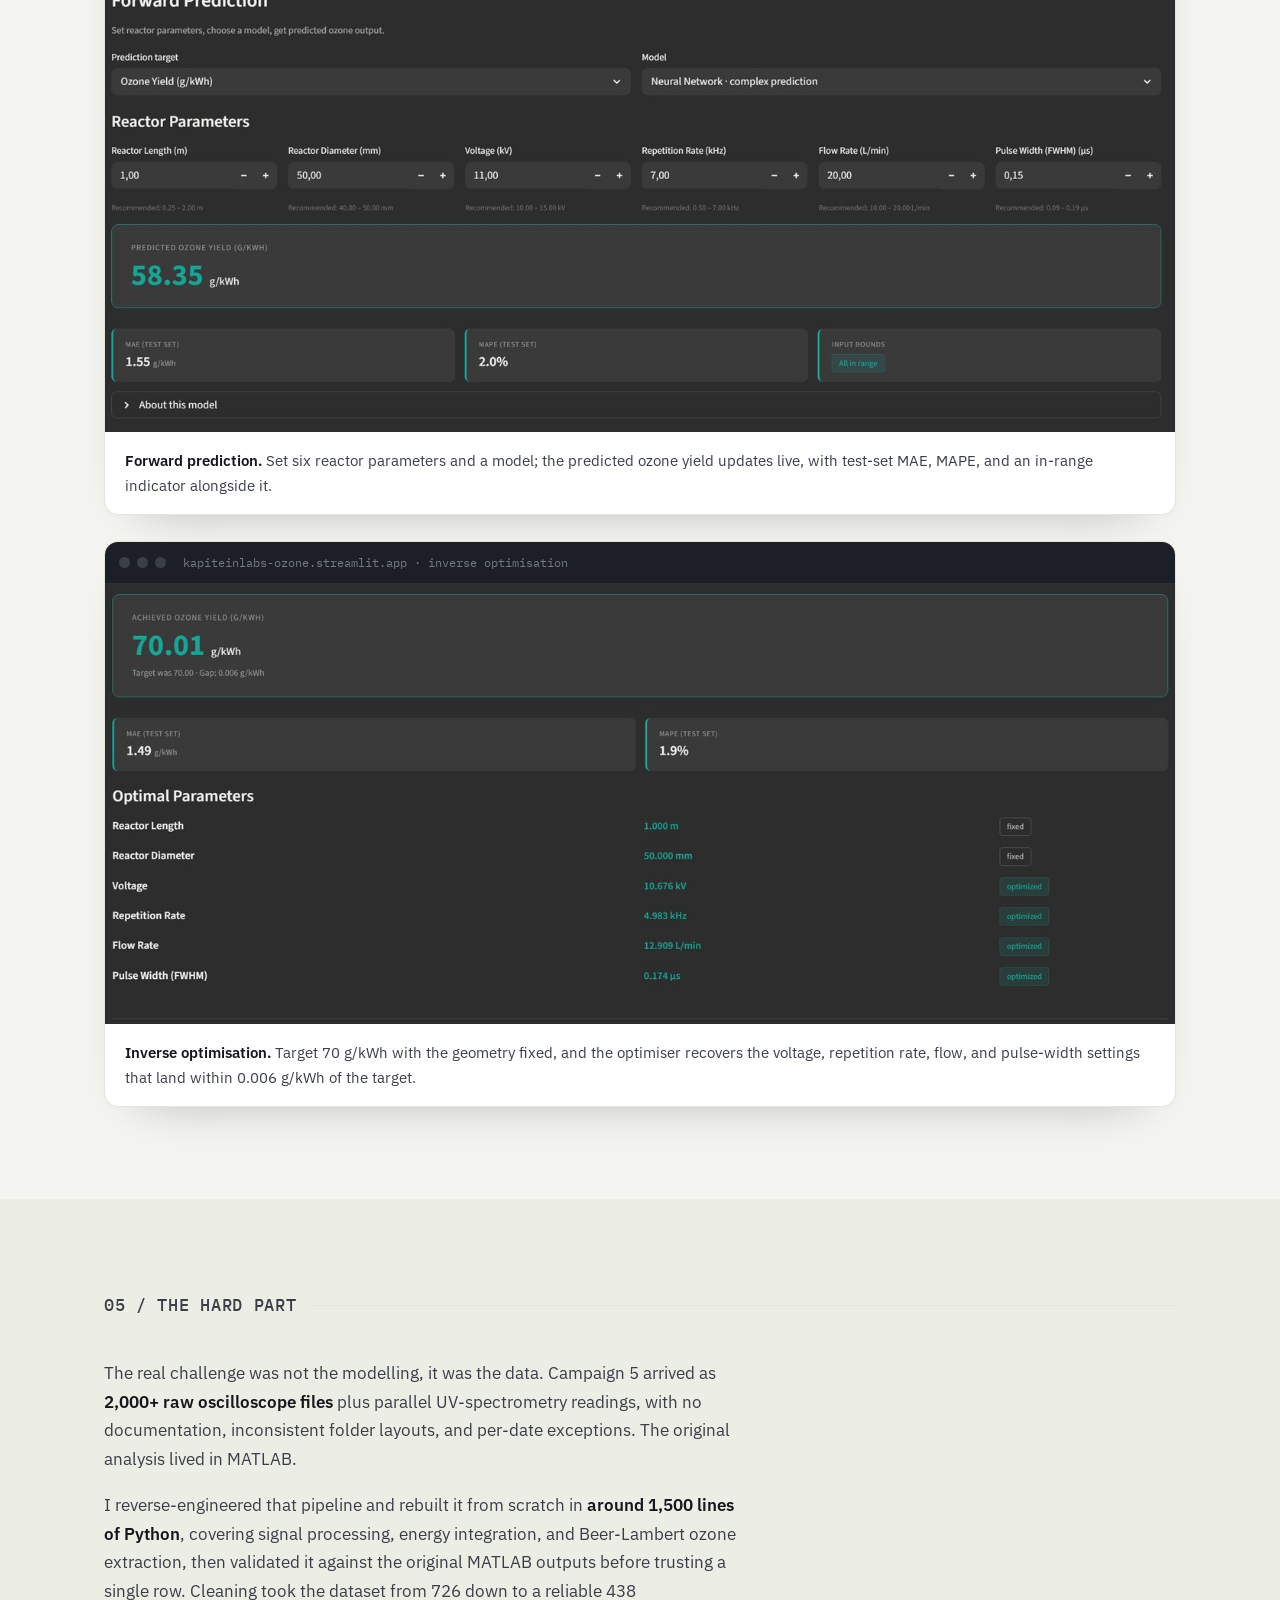
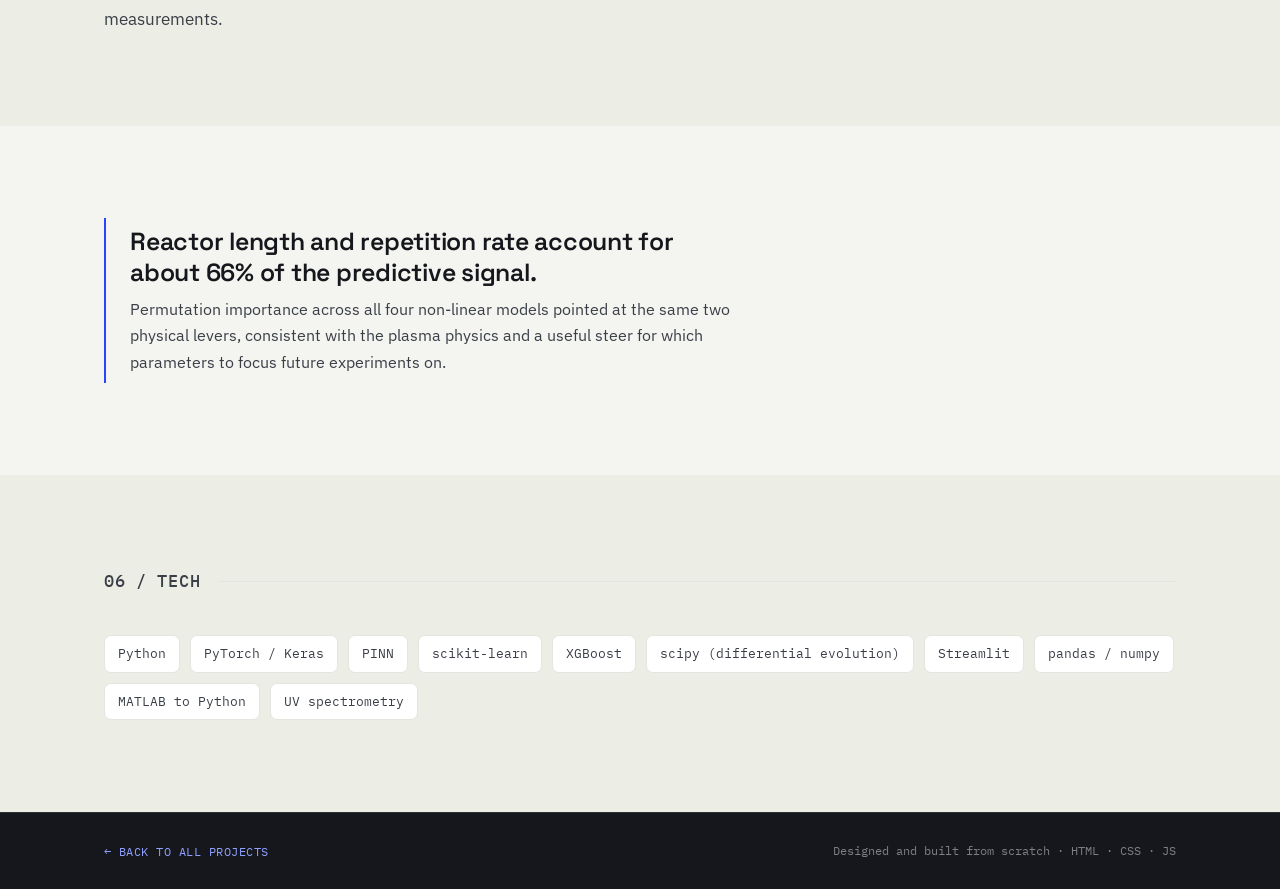
<file: projects/kapiteinlabs.html>
<!DOCTYPE html>
<html lang="en">
<head>
<meta charset="UTF-8">
<meta name="viewport" content="width=device-width, initial-scale=1">
<title>Machine Learning for Plasma Reactor Optimisation | Dominik Szewczyk</title>
<meta name="description" content="A physics-informed model and Streamlit dashboard that predicts a plasma reactor&#x27;s ozone output, and works backwards from a target output to the settings that reach it.">
<link rel="preconnect" href="https://fonts.googleapis.com">
<link rel="preconnect" href="https://fonts.gstatic.com" crossorigin>
<link href="https://fonts.googleapis.com/css2?family=Space+Grotesk:wght@400;500;600;700&family=IBM+Plex+Sans:wght@400;500;600&family=IBM+Plex+Mono:wght@400;500&display=swap" rel="stylesheet">
<link rel="stylesheet" href="../assets/css/style.css">
</head>
<body><header>
  <div class="wrap nav">
    <a class="logo" href="../index.html">Dominik<span>.</span></a>
    <button class="nav-toggle" aria-label="Open menu" aria-expanded="false"><span></span><span></span><span></span></button>
    <nav class="nav-menu">
      <a href="../index.html#about">About</a>
      <a href="../index.html#skills">Skills</a>
      <a href="../index.html#projects">Projects</a>
      <a href="../index.html#contact">Contact</a>
      <div class="seg">
        <a class="seg-btn active" href="../index.html">Data Science</a>
        <a class="seg-btn" href="../webdev.html">Web Dev</a>
      </div>
      <a class="btn-cv" href="../docs/cv.pdf">CV</a>
    </nav>
  </div>
</header>
<section class="detail-hero">
  <div class="wrap">
    <p class="eyebrow">// KapiteinLabs · graduation internship · 2026</p>
    <h1>Machine Learning for Plasma Reactor Optimisation</h1>
    <p class="subtitle">Predicting and maximising ozone production</p>
    <p class="summary">A predict and optimise machine learning pipeline, delivered as a no-code Streamlit dashboard, that estimates a plasma reactor&#x27;s ozone output from its settings and recommends the settings needed to reach a target output. Built end to end over a six-month graduation internship.</p>
    <div class="cta-row"><a class="btn btn-primary" href="https://kapiteinlabs-ozone.streamlit.app" target="_blank" rel="noopener">Open the live dashboard →</a><a class="btn btn-ghost" href="../docs/graduation-thesis.pdf">Read the thesis (PDF)</a></div>
    <div class="meta"><div><span class="k">My role</span><span class="v">Sole data scientist, end to end</span></div><div><span class="k">Duration</span><span class="v">6-month internship</span></div><div><span class="k">Company</span><span class="v">KapiteinLabs</span></div><div><span class="k">Data</span><span class="v">TU Eindhoven, 438 measurements</span></div></div>
  </div>
</section>
<section class="section"><div class="wrap reveal"><div class="sec-label"><span>01 / the problem</span><i></i></div><div class="prose"><p>KapiteinLabs builds plasma reactors that turn short high-voltage pulses into ozone for water and air treatment. Ozone cannot be stored, so every application needs its own generator, and designing one for a specific output currently means running a new lab experiment for every configuration. That is slow and expensive.</p><p>It is harder still because KapiteinLabs does not run most of its own experiments. The data comes from a research group at <strong>TU Eindhoven</strong>. That creates two pains: <strong>internally</strong> there is no fast way to know which reactor settings are worth testing next, and <strong>commercially</strong> there is no quick way to tell a client what reactor they would need for their ozone demand.</p></div></div></section>
<section class="section section-alt"><div class="wrap reveal"><div class="sec-label"><span>02 / what I built</span><i></i></div><div class="tools"><div class="tool"><span class="ttag">tool 01 · forward</span><h3>Prediction</h3><p>Enter a set of reactor settings such as length, diameter, voltage, repetition rate, flow rate, and pulse width, and get the predicted ozone output instantly. Engineers test ideas on the model first and only run the experiments that look promising.</p></div><div class="tool"><span class="ttag">tool 02 · inverse</span><h3>Optimisation</h3><p>Work the other way. Enter a target ozone output, fix whatever constraints you have such as a reactor geometry, and the tool searches for the settings that reach it, answering a client&#x27;s question about which reactor they need in seconds.</p></div></div></div></section>
<section class="section"><div class="wrap reveal"><div class="sec-label"><span>03 / models and results</span><i></i></div><div class="prose" style="margin-bottom:26px"><p>I trained five models on the same train and test split, from a linear baseline up to a <strong>physics-informed neural network (PINN)</strong> with monotonicity constraints drawn from the plasma ozone literature. The PINN won, and the physics constraints acted as regularisation, nudging the model to respect known physical relationships instead of fitting noise.</p></div><div class="chart"><div class="chead"><span class="title">Test-set R² by model</span><span class="mono">higher is better</span></div><div class="bar-row base"><span class="name">Linear Regression</span><div class="track"><div class="fill" data-w="14"></div></div><span class="val">0.570</span></div><div class="bar-row"><span class="name">Gradient Boosting</span><div class="track"><div class="fill" data-w="93.6"></div></div><span class="val">0.968</span></div><div class="bar-row"><span class="name">XGBoost</span><div class="track"><div class="fill" data-w="95.2"></div></div><span class="val">0.976</span></div><div class="bar-row"><span class="name">Neural Network</span><div class="track"><div class="fill" data-w="97.4"></div></div><span class="val">0.987</span></div><div class="bar-row best"><span class="name">PINN ★</span><div class="track"><div class="fill" data-w="97.6"></div></div><span class="val">0.988</span></div></div></div></section>
<section class="section section-alt"><div class="wrap reveal"><div class="metrics"><div class="metric"><div class="num">0.<span class="accent">988</span></div><span class="lbl">R² · best model</span></div><div class="metric"><div class="num">1.48</div><span class="lbl">MAE · g/kWh</span></div><div class="metric"><div class="num">1.9<span class="accent">%</span></div><span class="lbl">MAPE</span></div><div class="metric"><div class="num">438</div><span class="lbl">measurements</span></div></div></div></section>
<section class="section"><div class="wrap reveal"><div class="sec-label"><span>04 / the dashboard</span><i></i></div><div class="prose" style="margin-bottom:26px"><p>Everything ships as one Streamlit app that engineers and clients use without writing code. It shows the model's error next to every prediction, flags inputs outside the trained range, and can be retrained on new experiments as the dataset grows.</p></div><div class="shot"><div class="frame"><i></i><i></i><i></i><span>kapiteinlabs-ozone.streamlit.app &middot; forward prediction</span></div><img src="../assets/img/kapiteinlabs_forward.jpg" alt="Forward prediction tab"><div class="cap"><b>Forward prediction.</b> Set six reactor parameters and a model; the predicted ozone yield updates live, with test-set MAE, MAPE, and an in-range indicator alongside it.</div></div><div class="shot"><div class="frame"><i></i><i></i><i></i><span>kapiteinlabs-ozone.streamlit.app &middot; inverse optimisation</span></div><img src="../assets/img/kapiteinlabs_inverse.jpg" alt="Inverse optimisation result"><div class="cap"><b>Inverse optimisation.</b> Target 70 g/kWh with the geometry fixed, and the optimiser recovers the voltage, repetition rate, flow, and pulse-width settings that land within 0.006 g/kWh of the target.</div></div></div></section>
<section class="section section-alt"><div class="wrap reveal"><div class="sec-label"><span>05 / the hard part</span><i></i></div><div class="prose"><p>The real challenge was not the modelling, it was the data. Campaign 5 arrived as <strong>2,000+ raw oscilloscope files</strong> plus parallel UV-spectrometry readings, with no documentation, inconsistent folder layouts, and per-date exceptions. The original analysis lived in MATLAB.</p><p>I reverse-engineered that pipeline and rebuilt it from scratch in <strong>around 1,500 lines of Python</strong>, covering signal processing, energy integration, and Beer-Lambert ozone extraction, then validated it against the original MATLAB outputs before trusting a single row. Cleaning took the dataset from 726 down to a reliable 438 measurements.</p></div></div></section>
<section class="section"><div class="wrap reveal"><div class="callout"><div class="big">Reactor length and repetition rate account for about 66% of the predictive signal.</div><p>Permutation importance across all four non-linear models pointed at the same two physical levers, consistent with the plasma physics and a useful steer for which parameters to focus future experiments on.</p></div></div></section>
<section class="section section-alt"><div class="wrap reveal"><div class="sec-label"><span>06 / tech</span><i></i></div><div class="stack"><span class="chip">Python</span><span class="chip">PyTorch / Keras</span><span class="chip">PINN</span><span class="chip">scikit-learn</span><span class="chip">XGBoost</span><span class="chip">scipy (differential evolution)</span><span class="chip">Streamlit</span><span class="chip">pandas / numpy</span><span class="chip">MATLAB to Python</span><span class="chip">UV spectrometry</span></div></div></section>
<footer>
  <div class="wrap foot">
    <a class="back" href="../index.html#projects">&larr; Back to all projects</a>
    <span>Designed and built from scratch &middot; HTML &middot; CSS &middot; JS</span>
  </div>
</footer>
<a class="chat-fab" href="https://wa.me/48797788847?text=Hi%20Dominik%2C%20I%20came%20across%20your%20portfolio%20and%20would%20like%20to%20chat." target="_blank" rel="noopener" aria-label="Chat on WhatsApp">
  <svg viewBox="0 0 24 24" width="18" height="18" aria-hidden="true"><path fill="currentColor" d="M12.04 2C6.58 2 2.13 6.45 2.13 11.91c0 1.75.46 3.46 1.32 4.96L2 22l5.25-1.38c1.45.79 3.08 1.21 4.79 1.21h.01c5.46 0 9.91-4.45 9.91-9.91C21.96 6.45 17.5 2 12.04 2m0 18.15c-1.52 0-3.01-.41-4.3-1.18l-.31-.18-3.12.82.83-3.04-.2-.32a8.2 8.2 0 0 1-1.26-4.36c0-4.54 3.7-8.23 8.25-8.23 2.2 0 4.27.86 5.83 2.42a8.18 8.18 0 0 1 2.41 5.82c0 4.54-3.7 8.23-8.24 8.23m4.52-6.16c-.25-.12-1.47-.72-1.69-.81-.23-.08-.39-.12-.56.13-.16.25-.64.81-.79.97-.14.17-.29.19-.54.06-.25-.12-1.05-.39-1.99-1.23-.74-.66-1.23-1.47-1.38-1.72-.14-.25-.01-.38.11-.51.11-.11.25-.29.37-.43.13-.14.17-.25.25-.41.08-.17.04-.31-.02-.43-.06-.12-.56-1.34-.76-1.84-.2-.48-.41-.42-.56-.43h-.48c-.17 0-.43.06-.66.31-.23.25-.86.85-.86 2.07 0 1.22.89 2.4 1.01 2.56.12.17 1.75 2.67 4.23 3.74.59.26 1.05.41 1.41.52.59.19 1.13.16 1.56.1.48-.07 1.47-.6 1.68-1.18.21-.58.21-1.07.14-1.18-.06-.11-.22-.17-.47-.29"/></svg>
  <span>Let's chat</span>
</a>
<script src="../assets/js/main.js"></script>
</body>
</html>
</file>
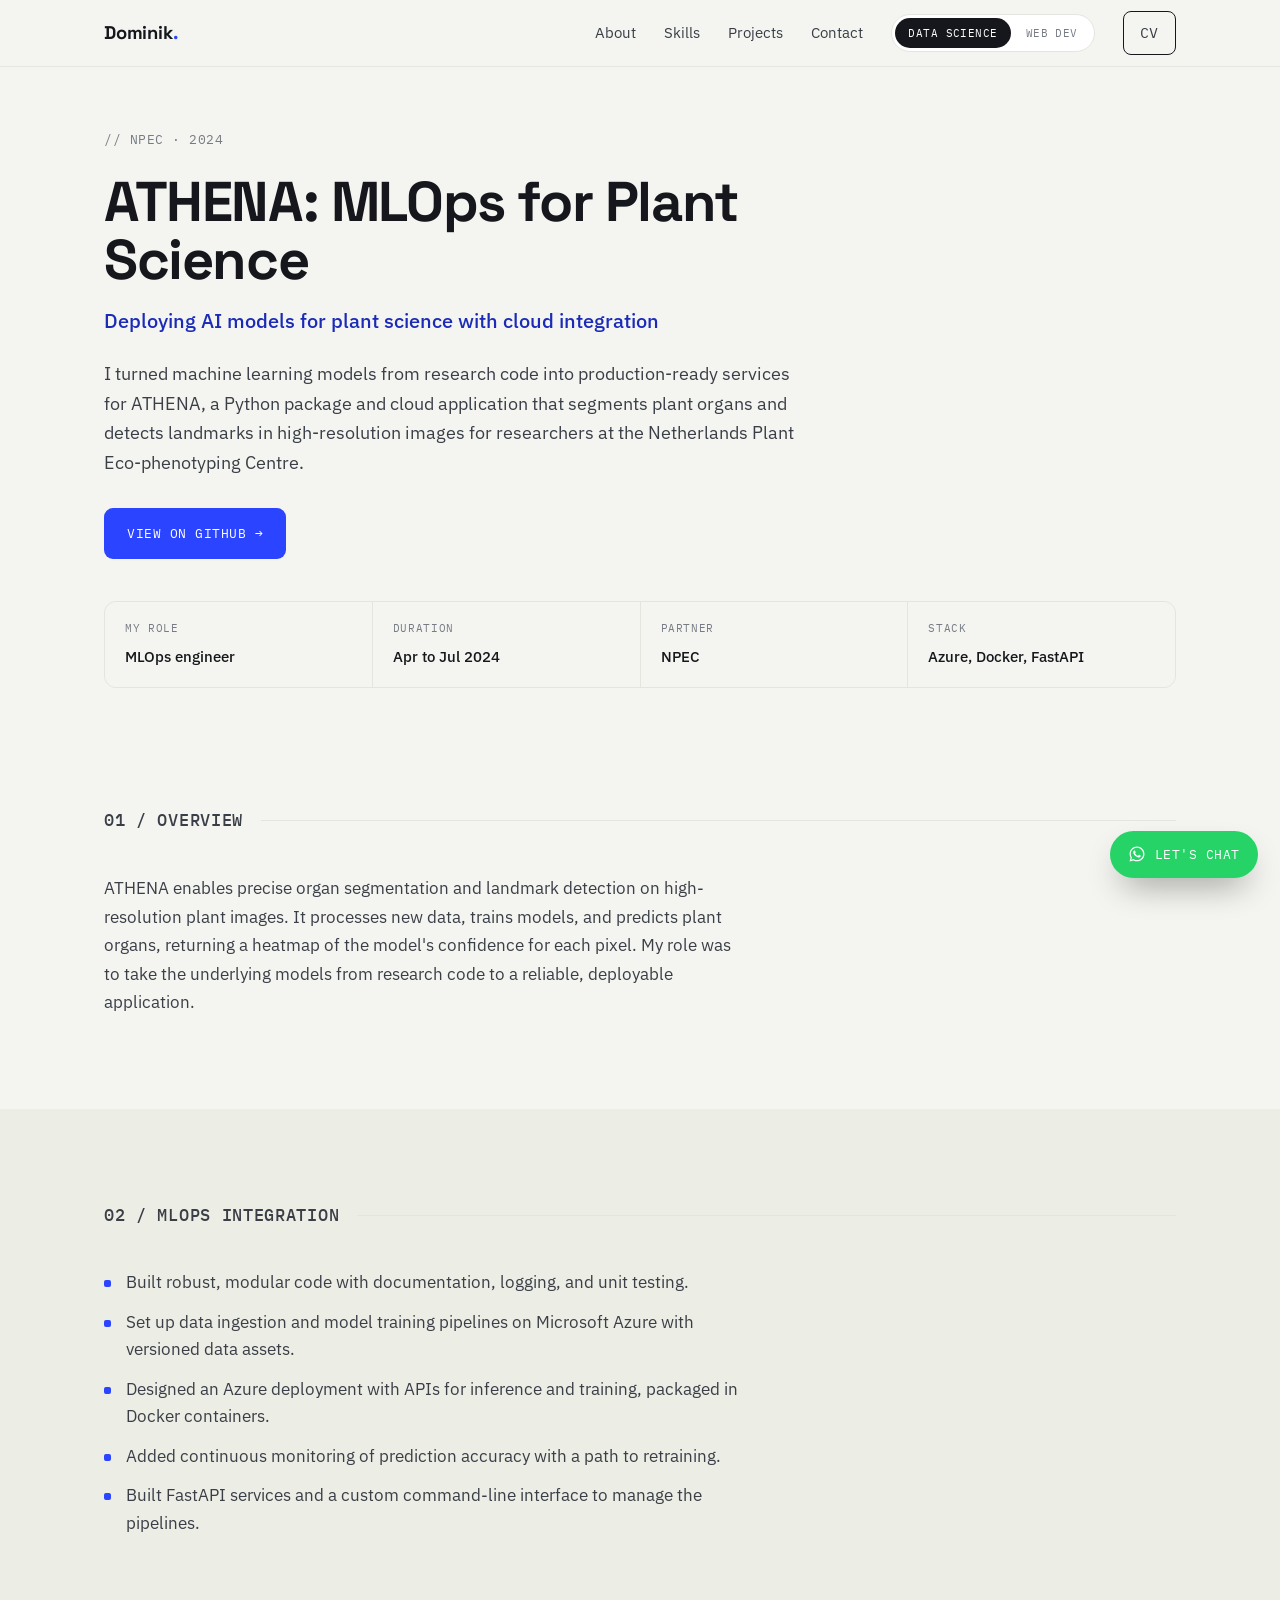
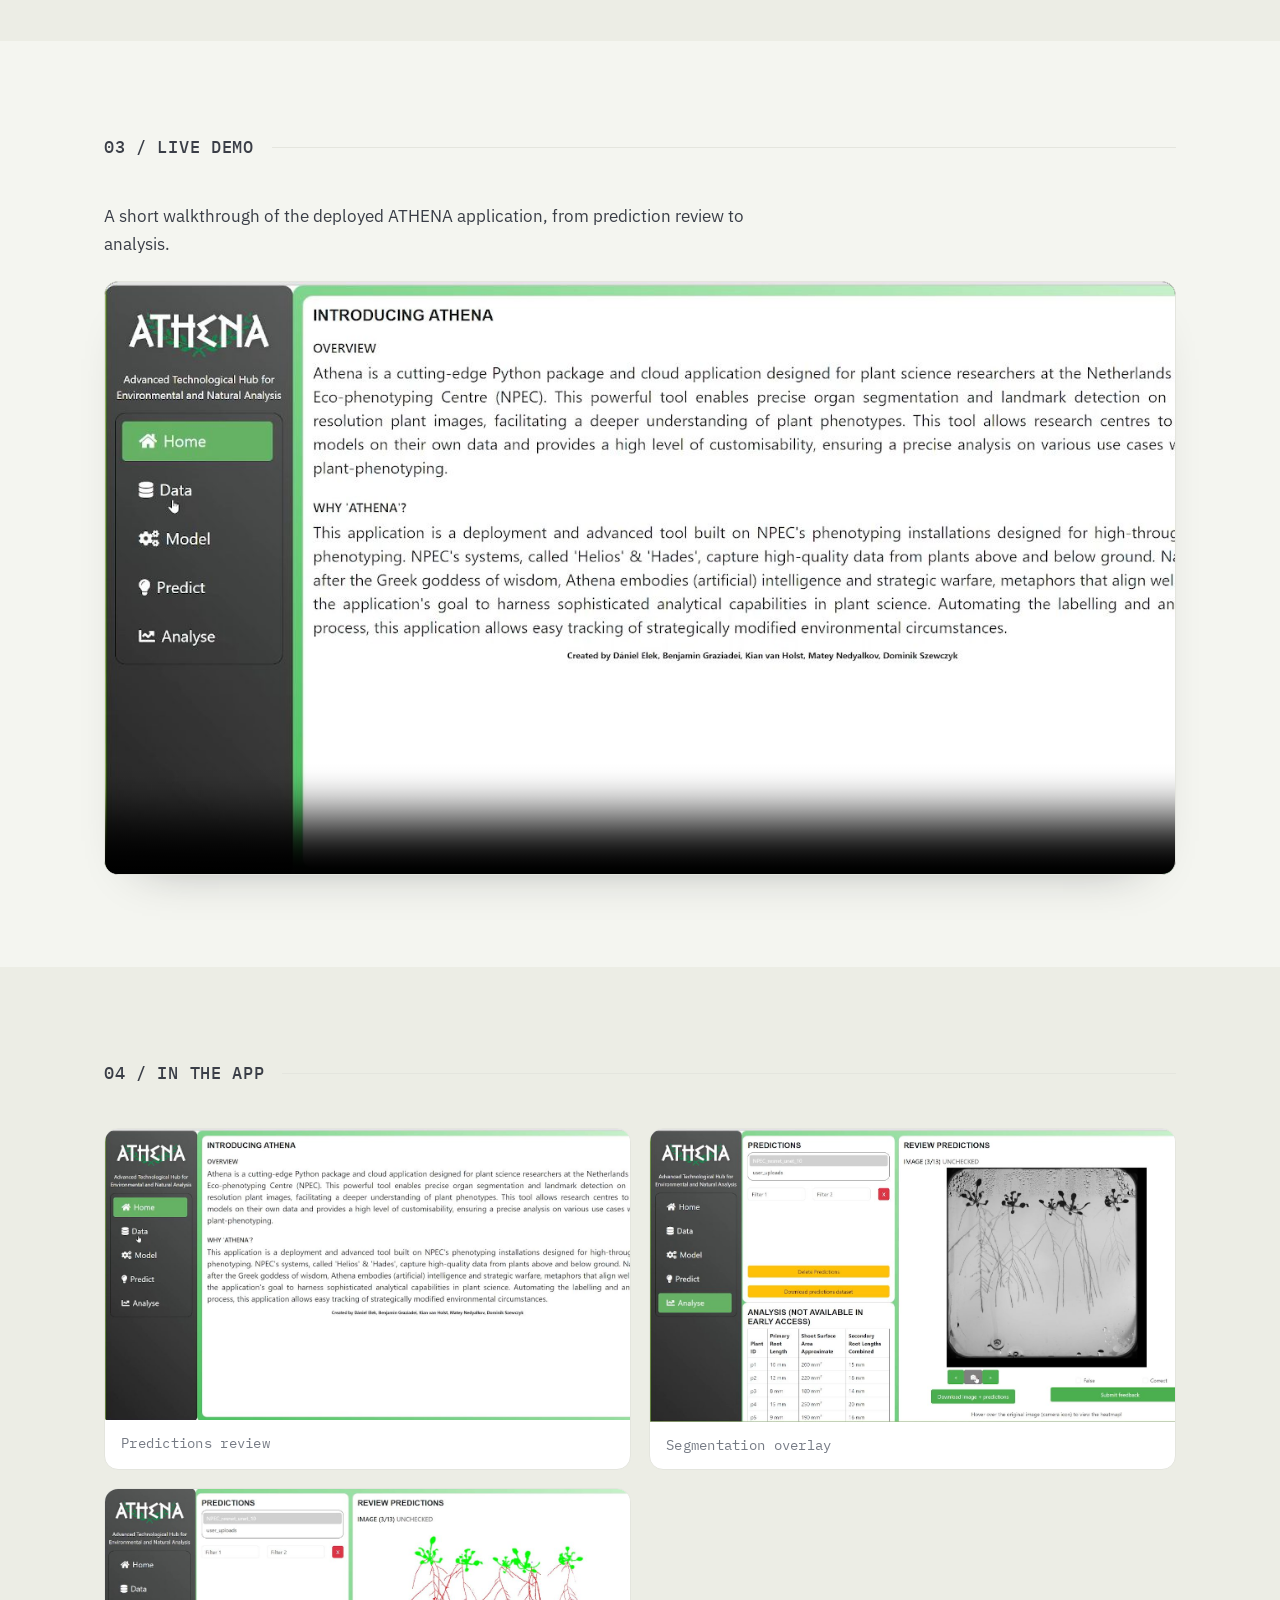
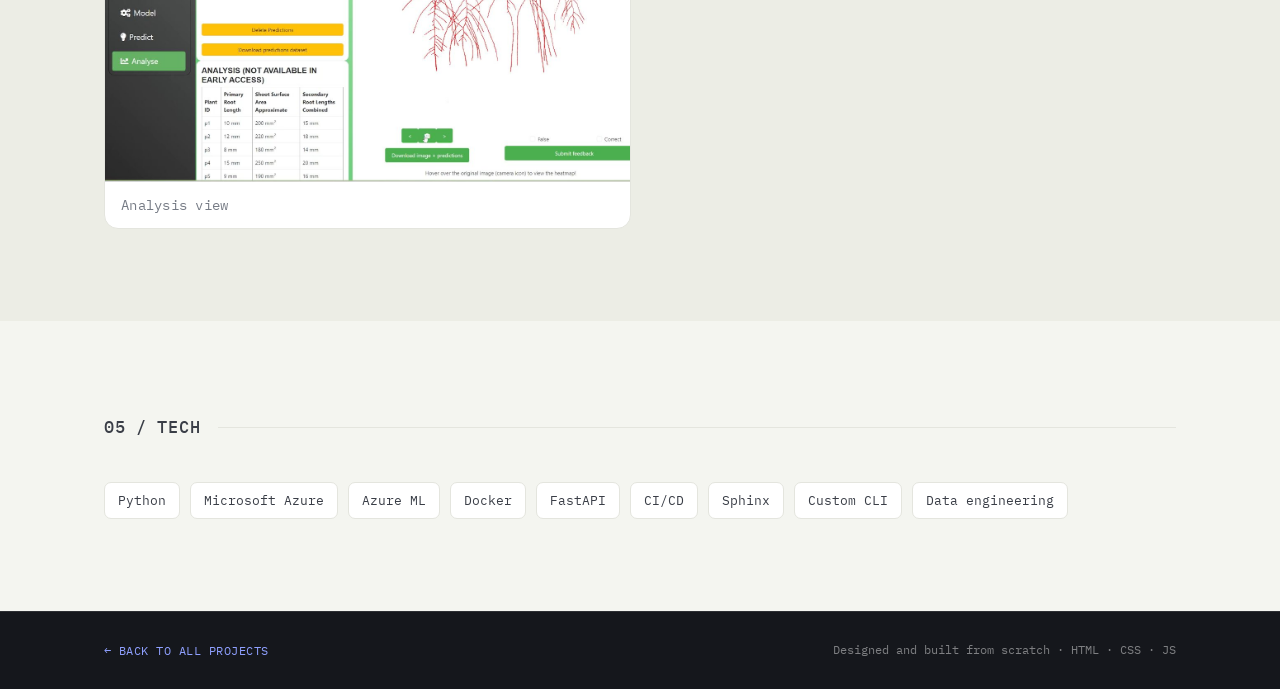
<file: projects/npec-athena.html>
<!DOCTYPE html>
<html lang="en">
<head>
<meta charset="UTF-8">
<meta name="viewport" content="width=device-width, initial-scale=1">
<title>ATHENA: MLOps for Plant Science | Dominik Szewczyk</title>
<meta name="description" content="Turning research machine learning models into a production-ready, cloud-deployed application for plant phenotyping at NPEC.">
<link rel="preconnect" href="https://fonts.googleapis.com">
<link rel="preconnect" href="https://fonts.gstatic.com" crossorigin>
<link href="https://fonts.googleapis.com/css2?family=Space+Grotesk:wght@400;500;600;700&family=IBM+Plex+Sans:wght@400;500;600&family=IBM+Plex+Mono:wght@400;500&display=swap" rel="stylesheet">
<link rel="stylesheet" href="../assets/css/style.css">
</head>
<body><header>
  <div class="wrap nav">
    <a class="logo" href="../index.html">Dominik<span>.</span></a>
    <button class="nav-toggle" aria-label="Open menu" aria-expanded="false"><span></span><span></span><span></span></button>
    <nav class="nav-menu">
      <a href="../index.html#about">About</a>
      <a href="../index.html#skills">Skills</a>
      <a href="../index.html#projects">Projects</a>
      <a href="../index.html#contact">Contact</a>
      <div class="seg">
        <a class="seg-btn active" href="../index.html">Data Science</a>
        <a class="seg-btn" href="../webdev.html">Web Dev</a>
      </div>
      <a class="btn-cv" href="../docs/cv.pdf">CV</a>
    </nav>
  </div>
</header>
<section class="detail-hero">
  <div class="wrap">
    <p class="eyebrow">// NPEC · 2024</p>
    <h1>ATHENA: MLOps for Plant Science</h1>
    <p class="subtitle">Deploying AI models for plant science with cloud integration</p>
    <p class="summary">I turned machine learning models from research code into production-ready services for ATHENA, a Python package and cloud application that segments plant organs and detects landmarks in high-resolution images for researchers at the Netherlands Plant Eco-phenotyping Centre.</p>
    <div class="cta-row"><a class="btn btn-primary" href="https://github.com/DominikSzewczyk224180/Projects-2023-2024" target="_blank" rel="noopener">View on GitHub →</a></div>
    <div class="meta"><div><span class="k">My role</span><span class="v">MLOps engineer</span></div><div><span class="k">Duration</span><span class="v">Apr to Jul 2024</span></div><div><span class="k">Partner</span><span class="v">NPEC</span></div><div><span class="k">Stack</span><span class="v">Azure, Docker, FastAPI</span></div></div>
  </div>
</section>
<section class="section"><div class="wrap reveal"><div class="sec-label"><span>01 / overview</span><i></i></div><div class="prose"><p>ATHENA enables precise organ segmentation and landmark detection on high-resolution plant images. It processes new data, trains models, and predicts plant organs, returning a heatmap of the model's confidence for each pixel. My role was to take the underlying models from research code to a reliable, deployable application.</p></div></div></section>
<section class="section section-alt"><div class="wrap reveal"><div class="sec-label"><span>02 / MLOps integration</span><i></i></div><div class="prose"><ul><li>Built robust, modular code with documentation, logging, and unit testing.</li><li>Set up data ingestion and model training pipelines on Microsoft Azure with versioned data assets.</li><li>Designed an Azure deployment with APIs for inference and training, packaged in Docker containers.</li><li>Added continuous monitoring of prediction accuracy with a path to retraining.</li><li>Built FastAPI services and a custom command-line interface to manage the pipelines.</li></ul></div></div></section>
<section class="section"><div class="wrap reveal"><div class="sec-label"><span>03 / live demo</span><i></i></div><div class="prose" style="margin-bottom:22px"><p>A short walkthrough of the deployed ATHENA application, from prediction review to analysis.</p></div><div class="video-wrap"><video controls preload="none" poster="../assets/img/npec1.jpg"><source src="../assets/img/athena_demo.mp4" type="video/mp4"></video></div></div></section>
<section class="section section-alt"><div class="wrap reveal"><div class="sec-label"><span>04 / in the app</span><i></i></div><div class="imgrid"><figure><img src="../assets/img/npec1.jpg" alt="Predictions review"><figcaption>Predictions review</figcaption></figure><figure><img src="../assets/img/npec2.jpg" alt="Segmentation overlay"><figcaption>Segmentation overlay</figcaption></figure><figure><img src="../assets/img/npec3.jpg" alt="Analysis view"><figcaption>Analysis view</figcaption></figure></div></div></section>
<section class="section"><div class="wrap reveal"><div class="sec-label"><span>05 / tech</span><i></i></div><div class="stack"><span class="chip">Python</span><span class="chip">Microsoft Azure</span><span class="chip">Azure ML</span><span class="chip">Docker</span><span class="chip">FastAPI</span><span class="chip">CI/CD</span><span class="chip">Sphinx</span><span class="chip">Custom CLI</span><span class="chip">Data engineering</span></div></div></section>
<footer>
  <div class="wrap foot">
    <a class="back" href="../index.html#projects">&larr; Back to all projects</a>
    <span>Designed and built from scratch &middot; HTML &middot; CSS &middot; JS</span>
  </div>
</footer>
<a class="chat-fab" href="https://wa.me/48797788847?text=Hi%20Dominik%2C%20I%20came%20across%20your%20portfolio%20and%20would%20like%20to%20chat." target="_blank" rel="noopener" aria-label="Chat on WhatsApp">
  <svg viewBox="0 0 24 24" width="18" height="18" aria-hidden="true"><path fill="currentColor" d="M12.04 2C6.58 2 2.13 6.45 2.13 11.91c0 1.75.46 3.46 1.32 4.96L2 22l5.25-1.38c1.45.79 3.08 1.21 4.79 1.21h.01c5.46 0 9.91-4.45 9.91-9.91C21.96 6.45 17.5 2 12.04 2m0 18.15c-1.52 0-3.01-.41-4.3-1.18l-.31-.18-3.12.82.83-3.04-.2-.32a8.2 8.2 0 0 1-1.26-4.36c0-4.54 3.7-8.23 8.25-8.23 2.2 0 4.27.86 5.83 2.42a8.18 8.18 0 0 1 2.41 5.82c0 4.54-3.7 8.23-8.24 8.23m4.52-6.16c-.25-.12-1.47-.72-1.69-.81-.23-.08-.39-.12-.56.13-.16.25-.64.81-.79.97-.14.17-.29.19-.54.06-.25-.12-1.05-.39-1.99-1.23-.74-.66-1.23-1.47-1.38-1.72-.14-.25-.01-.38.11-.51.11-.11.25-.29.37-.43.13-.14.17-.25.25-.41.08-.17.04-.31-.02-.43-.06-.12-.56-1.34-.76-1.84-.2-.48-.41-.42-.56-.43h-.48c-.17 0-.43.06-.66.31-.23.25-.86.85-.86 2.07 0 1.22.89 2.4 1.01 2.56.12.17 1.75 2.67 4.23 3.74.59.26 1.05.41 1.41.52.59.19 1.13.16 1.56.1.48-.07 1.47-.6 1.68-1.18.21-.58.21-1.07.14-1.18-.06-.11-.22-.17-.47-.29"/></svg>
  <span>Let's chat</span>
</a>
<script src="../assets/js/main.js"></script>
</body>
</html>
</file>
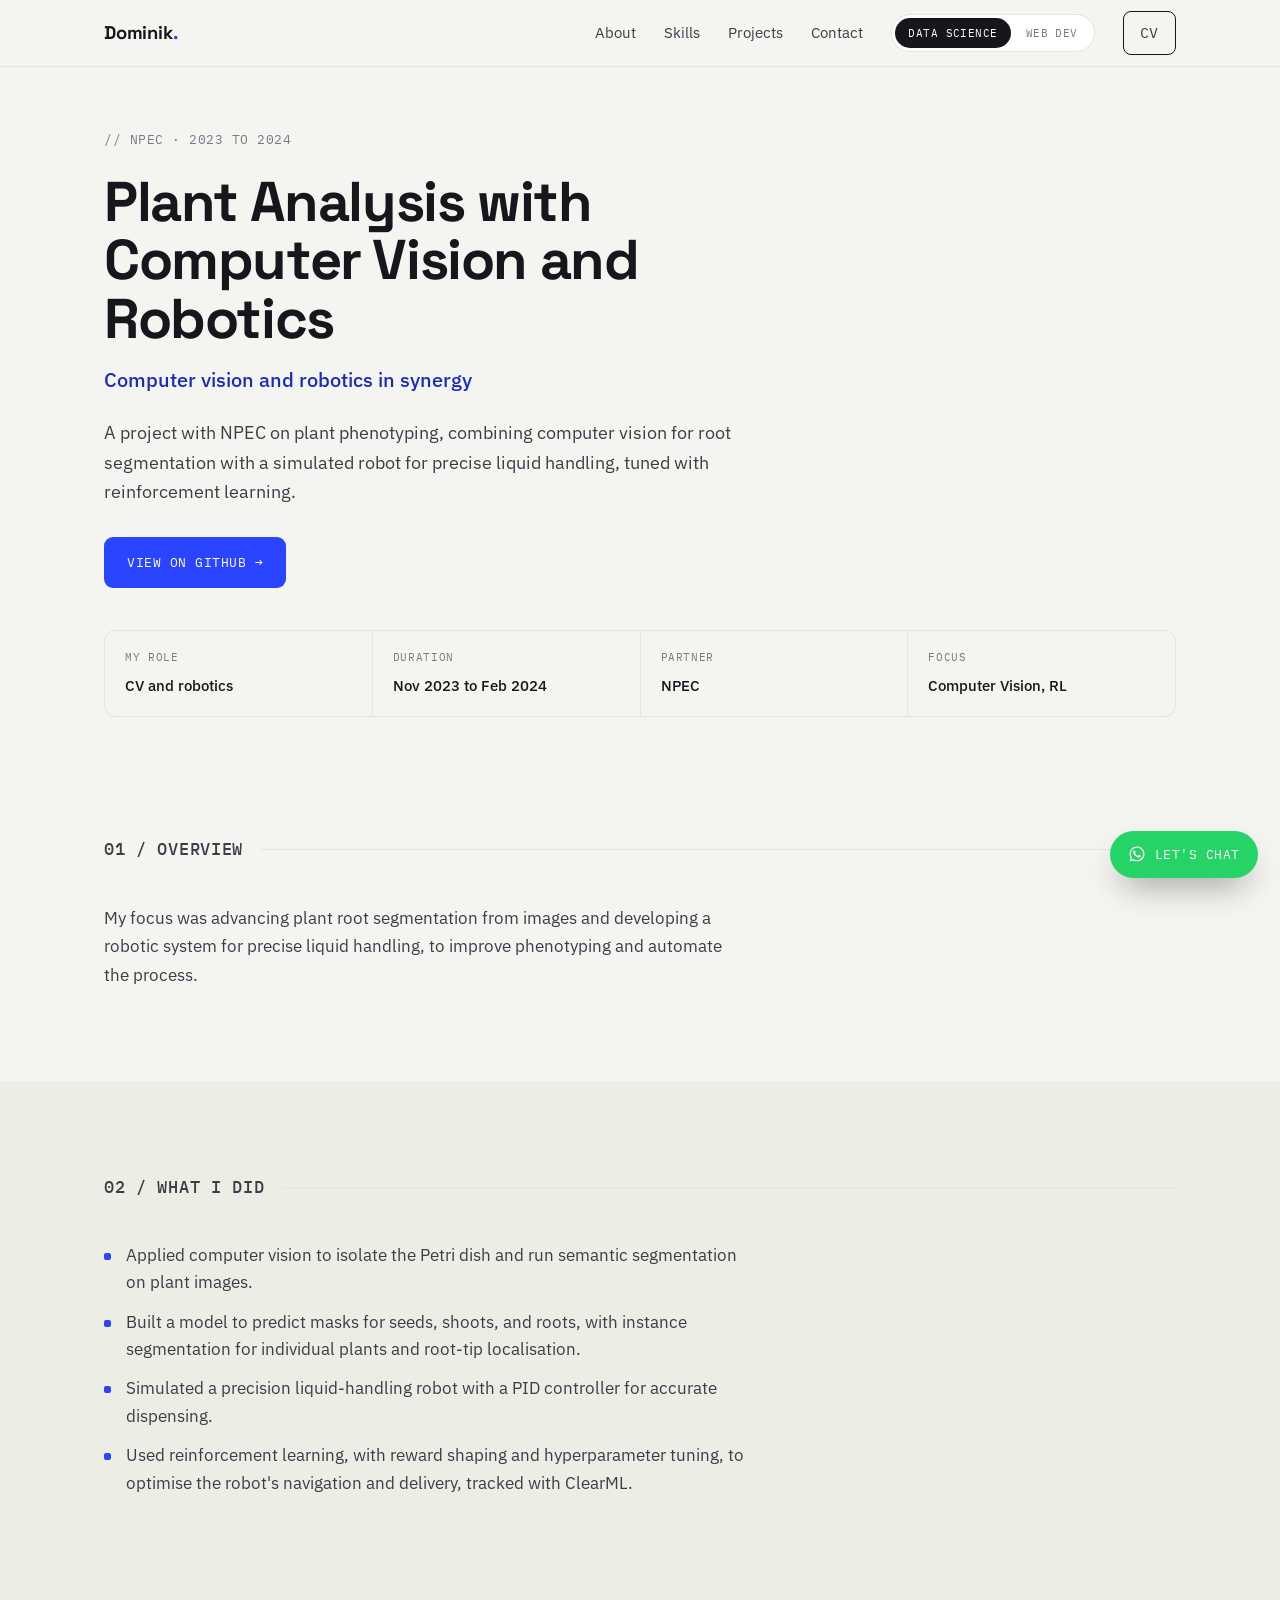
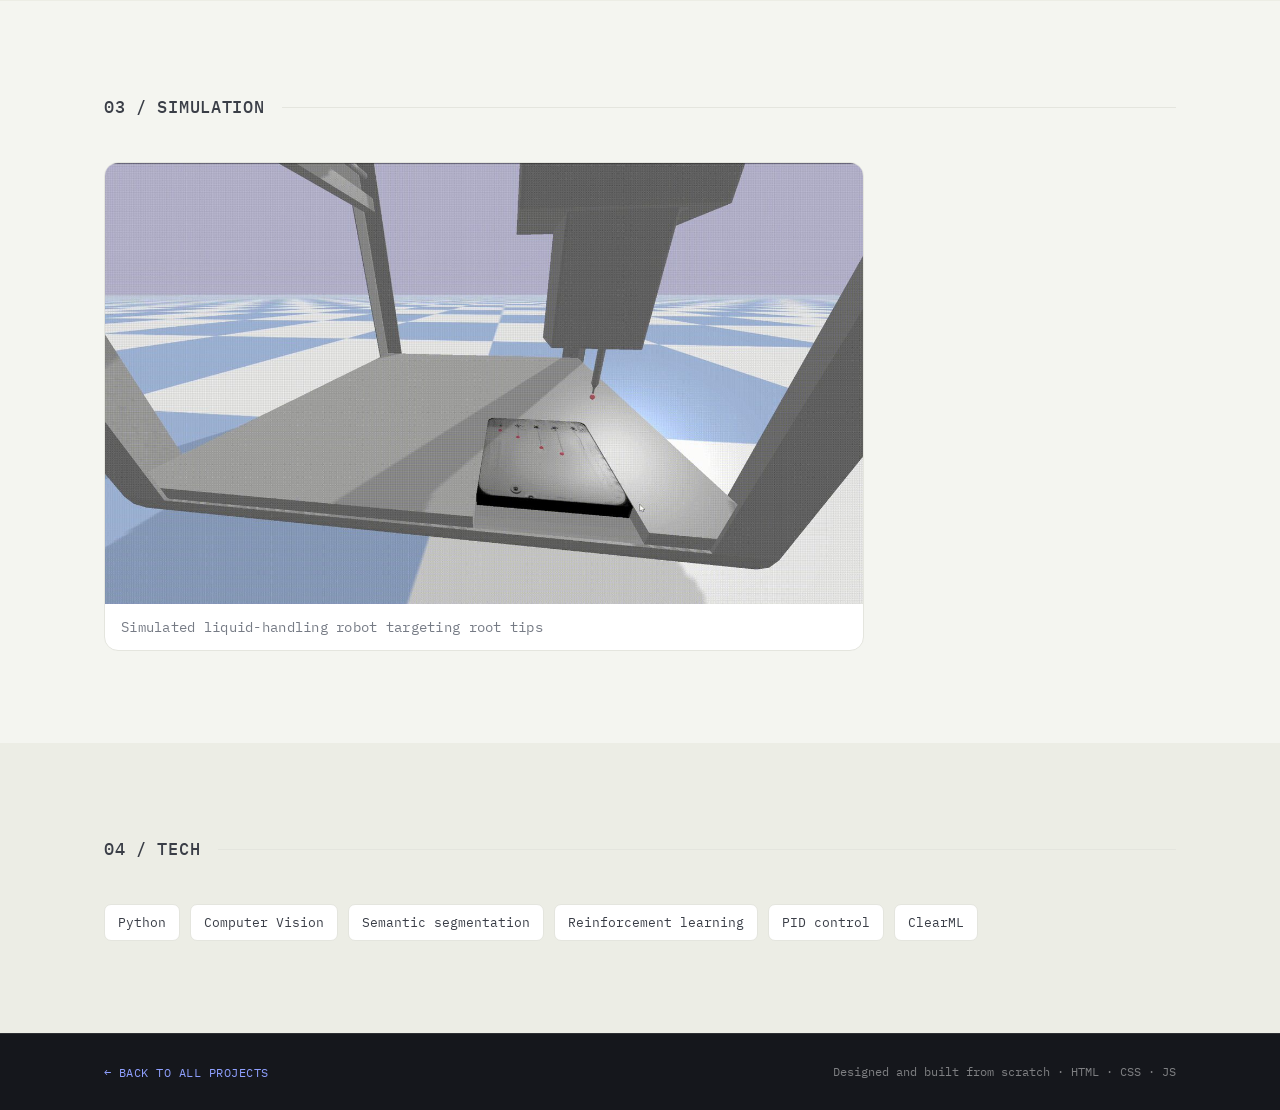
<file: projects/npec-robotics.html>
<!DOCTYPE html>
<html lang="en">
<head>
<meta charset="UTF-8">
<meta name="viewport" content="width=device-width, initial-scale=1">
<title>Plant Analysis with Computer Vision and Robotics | Dominik Szewczyk</title>
<meta name="description" content="Root segmentation from plant images plus a simulated precision liquid-handling robot tuned with reinforcement learning.">
<link rel="preconnect" href="https://fonts.googleapis.com">
<link rel="preconnect" href="https://fonts.gstatic.com" crossorigin>
<link href="https://fonts.googleapis.com/css2?family=Space+Grotesk:wght@400;500;600;700&family=IBM+Plex+Sans:wght@400;500;600&family=IBM+Plex+Mono:wght@400;500&display=swap" rel="stylesheet">
<link rel="stylesheet" href="../assets/css/style.css">
</head>
<body><header>
  <div class="wrap nav">
    <a class="logo" href="../index.html">Dominik<span>.</span></a>
    <button class="nav-toggle" aria-label="Open menu" aria-expanded="false"><span></span><span></span><span></span></button>
    <nav class="nav-menu">
      <a href="../index.html#about">About</a>
      <a href="../index.html#skills">Skills</a>
      <a href="../index.html#projects">Projects</a>
      <a href="../index.html#contact">Contact</a>
      <div class="seg">
        <a class="seg-btn active" href="../index.html">Data Science</a>
        <a class="seg-btn" href="../webdev.html">Web Dev</a>
      </div>
      <a class="btn-cv" href="../docs/cv.pdf">CV</a>
    </nav>
  </div>
</header>
<section class="detail-hero">
  <div class="wrap">
    <p class="eyebrow">// NPEC · 2023 to 2024</p>
    <h1>Plant Analysis with Computer Vision and Robotics</h1>
    <p class="subtitle">Computer vision and robotics in synergy</p>
    <p class="summary">A project with NPEC on plant phenotyping, combining computer vision for root segmentation with a simulated robot for precise liquid handling, tuned with reinforcement learning.</p>
    <div class="cta-row"><a class="btn btn-primary" href="https://github.com/DominikSzewczyk224180/Projects-2023-2024" target="_blank" rel="noopener">View on GitHub →</a></div>
    <div class="meta"><div><span class="k">My role</span><span class="v">CV and robotics</span></div><div><span class="k">Duration</span><span class="v">Nov 2023 to Feb 2024</span></div><div><span class="k">Partner</span><span class="v">NPEC</span></div><div><span class="k">Focus</span><span class="v">Computer Vision, RL</span></div></div>
  </div>
</section>
<section class="section"><div class="wrap reveal"><div class="sec-label"><span>01 / overview</span><i></i></div><div class="prose"><p>My focus was advancing plant root segmentation from images and developing a robotic system for precise liquid handling, to improve phenotyping and automate the process.</p></div></div></section>
<section class="section section-alt"><div class="wrap reveal"><div class="sec-label"><span>02 / what I did</span><i></i></div><div class="prose"><ul><li>Applied computer vision to isolate the Petri dish and run semantic segmentation on plant images.</li><li>Built a model to predict masks for seeds, shoots, and roots, with instance segmentation for individual plants and root-tip localisation.</li><li>Simulated a precision liquid-handling robot with a PID controller for accurate dispensing.</li><li>Used reinforcement learning, with reward shaping and hyperparameter tuning, to optimise the robot&#x27;s navigation and delivery, tracked with ClearML.</li></ul></div></div></section>
<section class="section"><div class="wrap reveal"><div class="sec-label"><span>03 / simulation</span><i></i></div><div class="imgrid one"><figure><img src="../assets/img/robot.jpg" alt="Simulated liquid-handling robot targeting root tips"><figcaption>Simulated liquid-handling robot targeting root tips</figcaption></figure></div></div></section>
<section class="section section-alt"><div class="wrap reveal"><div class="sec-label"><span>04 / tech</span><i></i></div><div class="stack"><span class="chip">Python</span><span class="chip">Computer Vision</span><span class="chip">Semantic segmentation</span><span class="chip">Reinforcement learning</span><span class="chip">PID control</span><span class="chip">ClearML</span></div></div></section>
<footer>
  <div class="wrap foot">
    <a class="back" href="../index.html#projects">&larr; Back to all projects</a>
    <span>Designed and built from scratch &middot; HTML &middot; CSS &middot; JS</span>
  </div>
</footer>
<a class="chat-fab" href="https://wa.me/48797788847?text=Hi%20Dominik%2C%20I%20came%20across%20your%20portfolio%20and%20would%20like%20to%20chat." target="_blank" rel="noopener" aria-label="Chat on WhatsApp">
  <svg viewBox="0 0 24 24" width="18" height="18" aria-hidden="true"><path fill="currentColor" d="M12.04 2C6.58 2 2.13 6.45 2.13 11.91c0 1.75.46 3.46 1.32 4.96L2 22l5.25-1.38c1.45.79 3.08 1.21 4.79 1.21h.01c5.46 0 9.91-4.45 9.91-9.91C21.96 6.45 17.5 2 12.04 2m0 18.15c-1.52 0-3.01-.41-4.3-1.18l-.31-.18-3.12.82.83-3.04-.2-.32a8.2 8.2 0 0 1-1.26-4.36c0-4.54 3.7-8.23 8.25-8.23 2.2 0 4.27.86 5.83 2.42a8.18 8.18 0 0 1 2.41 5.82c0 4.54-3.7 8.23-8.24 8.23m4.52-6.16c-.25-.12-1.47-.72-1.69-.81-.23-.08-.39-.12-.56.13-.16.25-.64.81-.79.97-.14.17-.29.19-.54.06-.25-.12-1.05-.39-1.99-1.23-.74-.66-1.23-1.47-1.38-1.72-.14-.25-.01-.38.11-.51.11-.11.25-.29.37-.43.13-.14.17-.25.25-.41.08-.17.04-.31-.02-.43-.06-.12-.56-1.34-.76-1.84-.2-.48-.41-.42-.56-.43h-.48c-.17 0-.43.06-.66.31-.23.25-.86.85-.86 2.07 0 1.22.89 2.4 1.01 2.56.12.17 1.75 2.67 4.23 3.74.59.26 1.05.41 1.41.52.59.19 1.13.16 1.56.1.48-.07 1.47-.6 1.68-1.18.21-.58.21-1.07.14-1.18-.06-.11-.22-.17-.47-.29"/></svg>
  <span>Let's chat</span>
</a>
<script src="../assets/js/main.js"></script>
</body>
</html>
</file>
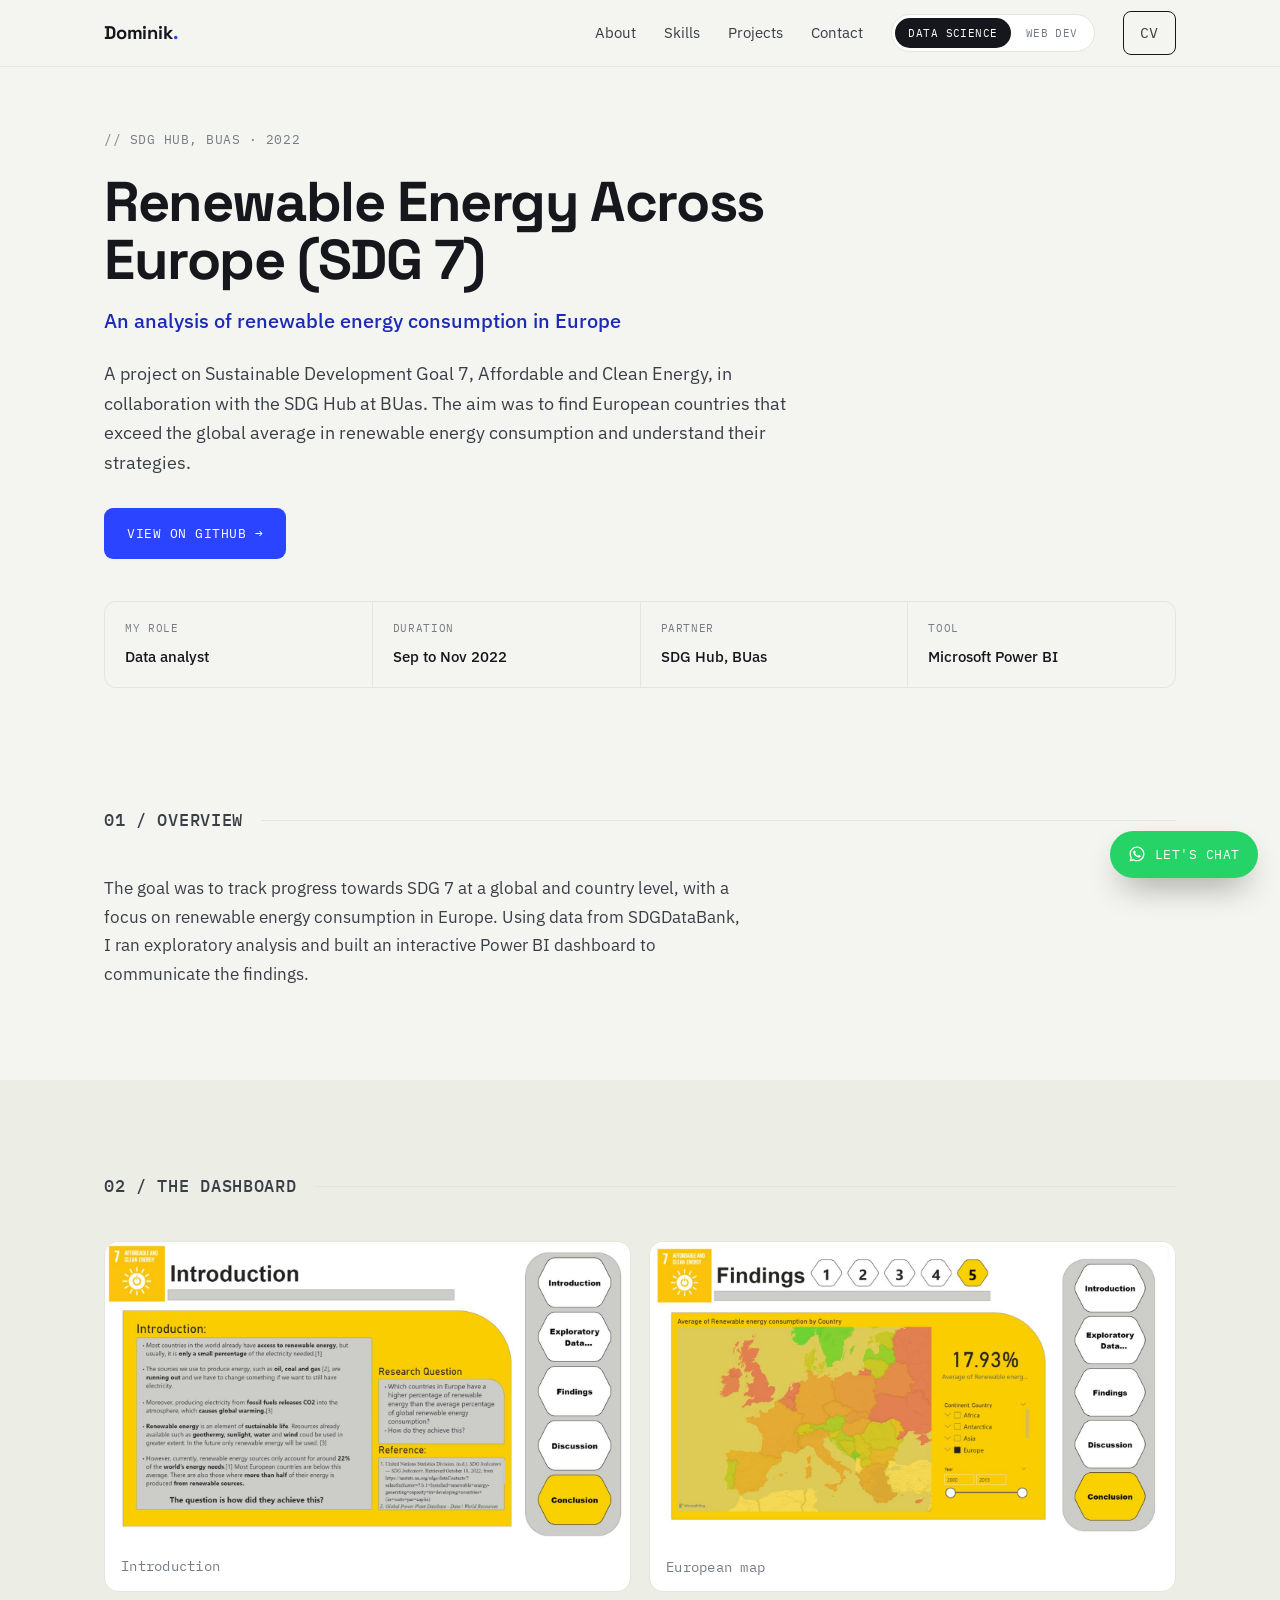
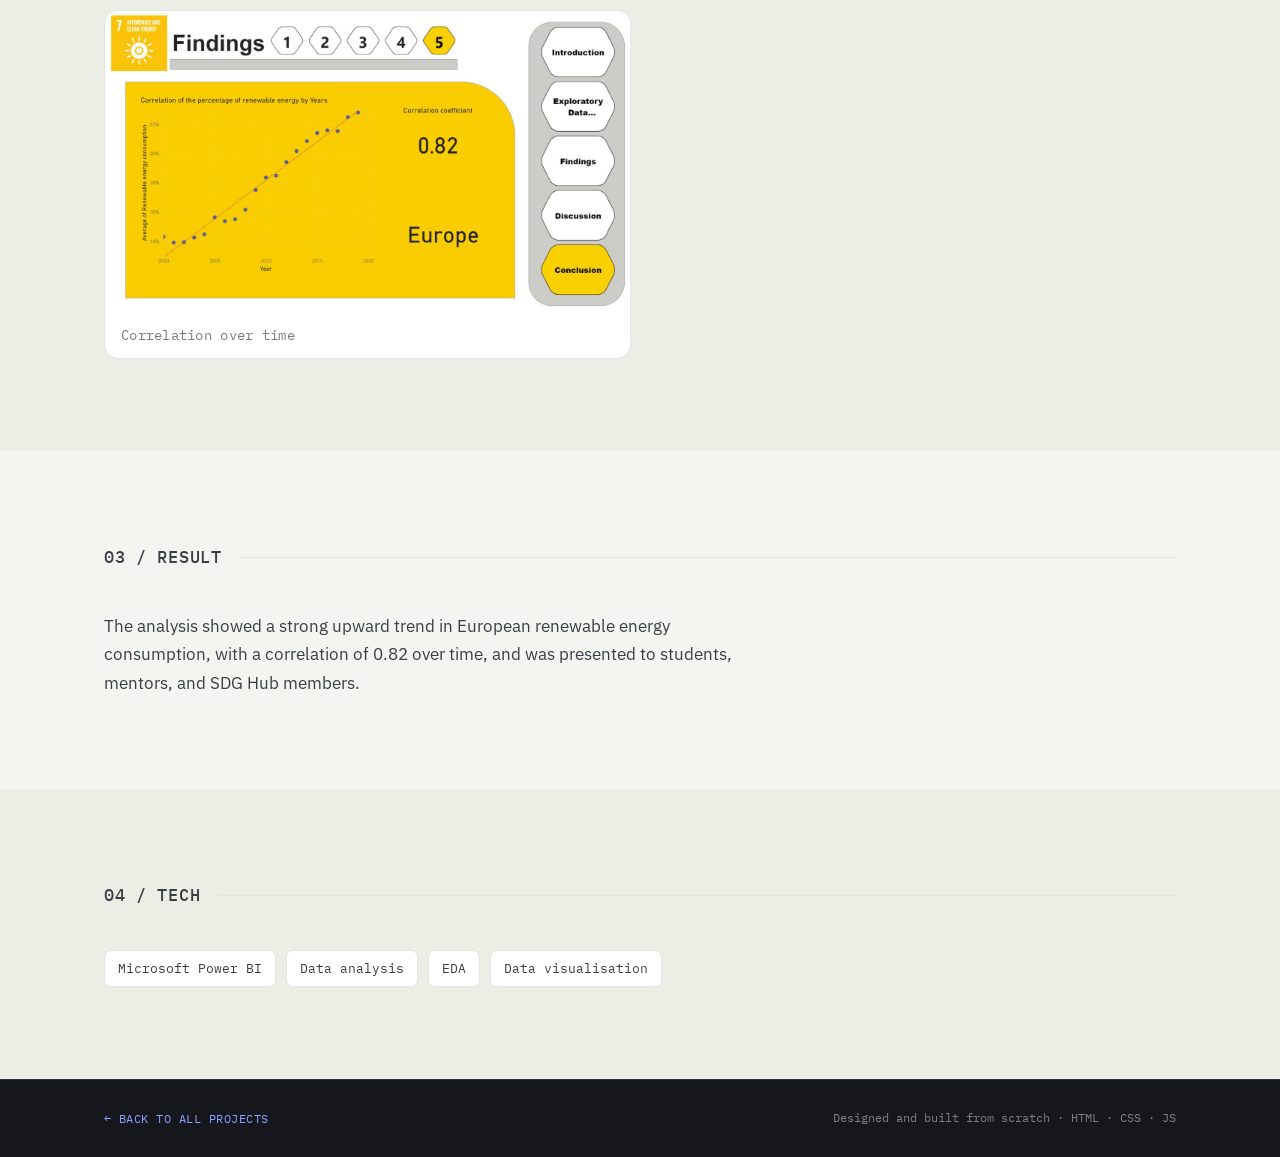
<file: projects/sdg-energy.html>
<!DOCTYPE html>
<html lang="en">
<head>
<meta charset="UTF-8">
<meta name="viewport" content="width=device-width, initial-scale=1">
<title>Renewable Energy Across Europe (SDG 7) | Dominik Szewczyk</title>
<meta name="description" content="A Power BI analysis of renewable energy consumption across Europe, identifying which countries beat the global average and how.">
<link rel="preconnect" href="https://fonts.googleapis.com">
<link rel="preconnect" href="https://fonts.gstatic.com" crossorigin>
<link href="https://fonts.googleapis.com/css2?family=Space+Grotesk:wght@400;500;600;700&family=IBM+Plex+Sans:wght@400;500;600&family=IBM+Plex+Mono:wght@400;500&display=swap" rel="stylesheet">
<link rel="stylesheet" href="../assets/css/style.css">
</head>
<body><header>
  <div class="wrap nav">
    <a class="logo" href="../index.html">Dominik<span>.</span></a>
    <button class="nav-toggle" aria-label="Open menu" aria-expanded="false"><span></span><span></span><span></span></button>
    <nav class="nav-menu">
      <a href="../index.html#about">About</a>
      <a href="../index.html#skills">Skills</a>
      <a href="../index.html#projects">Projects</a>
      <a href="../index.html#contact">Contact</a>
      <div class="seg">
        <a class="seg-btn active" href="../index.html">Data Science</a>
        <a class="seg-btn" href="../webdev.html">Web Dev</a>
      </div>
      <a class="btn-cv" href="../docs/cv.pdf">CV</a>
    </nav>
  </div>
</header>
<section class="detail-hero">
  <div class="wrap">
    <p class="eyebrow">// SDG Hub, BUas · 2022</p>
    <h1>Renewable Energy Across Europe (SDG 7)</h1>
    <p class="subtitle">An analysis of renewable energy consumption in Europe</p>
    <p class="summary">A project on Sustainable Development Goal 7, Affordable and Clean Energy, in collaboration with the SDG Hub at BUas. The aim was to find European countries that exceed the global average in renewable energy consumption and understand their strategies.</p>
    <div class="cta-row"><a class="btn btn-primary" href="https://github.com/DominikSzewczyk224180/Projects-2022-2023" target="_blank" rel="noopener">View on GitHub →</a></div>
    <div class="meta"><div><span class="k">My role</span><span class="v">Data analyst</span></div><div><span class="k">Duration</span><span class="v">Sep to Nov 2022</span></div><div><span class="k">Partner</span><span class="v">SDG Hub, BUas</span></div><div><span class="k">Tool</span><span class="v">Microsoft Power BI</span></div></div>
  </div>
</section>
<section class="section"><div class="wrap reveal"><div class="sec-label"><span>01 / overview</span><i></i></div><div class="prose"><p>The goal was to track progress towards SDG 7 at a global and country level, with a focus on renewable energy consumption in Europe. Using data from SDGDataBank, I ran exploratory analysis and built an interactive Power BI dashboard to communicate the findings.</p></div></div></section>
<section class="section section-alt"><div class="wrap reveal"><div class="sec-label"><span>02 / the dashboard</span><i></i></div><div class="imgrid"><figure><img src="../assets/img/snapshot1.jpg" alt="Introduction"><figcaption>Introduction</figcaption></figure><figure><img src="../assets/img/snapshot2.jpg" alt="European map"><figcaption>European map</figcaption></figure><figure><img src="../assets/img/snapshot3.jpg" alt="Correlation over time"><figcaption>Correlation over time</figcaption></figure></div></div></section>
<section class="section"><div class="wrap reveal"><div class="sec-label"><span>03 / result</span><i></i></div><div class="prose"><p>The analysis showed a strong upward trend in European renewable energy consumption, with a correlation of 0.82 over time, and was presented to students, mentors, and SDG Hub members.</p></div></div></section>
<section class="section section-alt"><div class="wrap reveal"><div class="sec-label"><span>04 / tech</span><i></i></div><div class="stack"><span class="chip">Microsoft Power BI</span><span class="chip">Data analysis</span><span class="chip">EDA</span><span class="chip">Data visualisation</span></div></div></section>
<footer>
  <div class="wrap foot">
    <a class="back" href="../index.html#projects">&larr; Back to all projects</a>
    <span>Designed and built from scratch &middot; HTML &middot; CSS &middot; JS</span>
  </div>
</footer>
<a class="chat-fab" href="https://wa.me/48797788847?text=Hi%20Dominik%2C%20I%20came%20across%20your%20portfolio%20and%20would%20like%20to%20chat." target="_blank" rel="noopener" aria-label="Chat on WhatsApp">
  <svg viewBox="0 0 24 24" width="18" height="18" aria-hidden="true"><path fill="currentColor" d="M12.04 2C6.58 2 2.13 6.45 2.13 11.91c0 1.75.46 3.46 1.32 4.96L2 22l5.25-1.38c1.45.79 3.08 1.21 4.79 1.21h.01c5.46 0 9.91-4.45 9.91-9.91C21.96 6.45 17.5 2 12.04 2m0 18.15c-1.52 0-3.01-.41-4.3-1.18l-.31-.18-3.12.82.83-3.04-.2-.32a8.2 8.2 0 0 1-1.26-4.36c0-4.54 3.7-8.23 8.25-8.23 2.2 0 4.27.86 5.83 2.42a8.18 8.18 0 0 1 2.41 5.82c0 4.54-3.7 8.23-8.24 8.23m4.52-6.16c-.25-.12-1.47-.72-1.69-.81-.23-.08-.39-.12-.56.13-.16.25-.64.81-.79.97-.14.17-.29.19-.54.06-.25-.12-1.05-.39-1.99-1.23-.74-.66-1.23-1.47-1.38-1.72-.14-.25-.01-.38.11-.51.11-.11.25-.29.37-.43.13-.14.17-.25.25-.41.08-.17.04-.31-.02-.43-.06-.12-.56-1.34-.76-1.84-.2-.48-.41-.42-.56-.43h-.48c-.17 0-.43.06-.66.31-.23.25-.86.85-.86 2.07 0 1.22.89 2.4 1.01 2.56.12.17 1.75 2.67 4.23 3.74.59.26 1.05.41 1.41.52.59.19 1.13.16 1.56.1.48-.07 1.47-.6 1.68-1.18.21-.58.21-1.07.14-1.18-.06-.11-.22-.17-.47-.29"/></svg>
  <span>Let's chat</span>
</a>
<script src="../assets/js/main.js"></script>
</body>
</html>
</file>
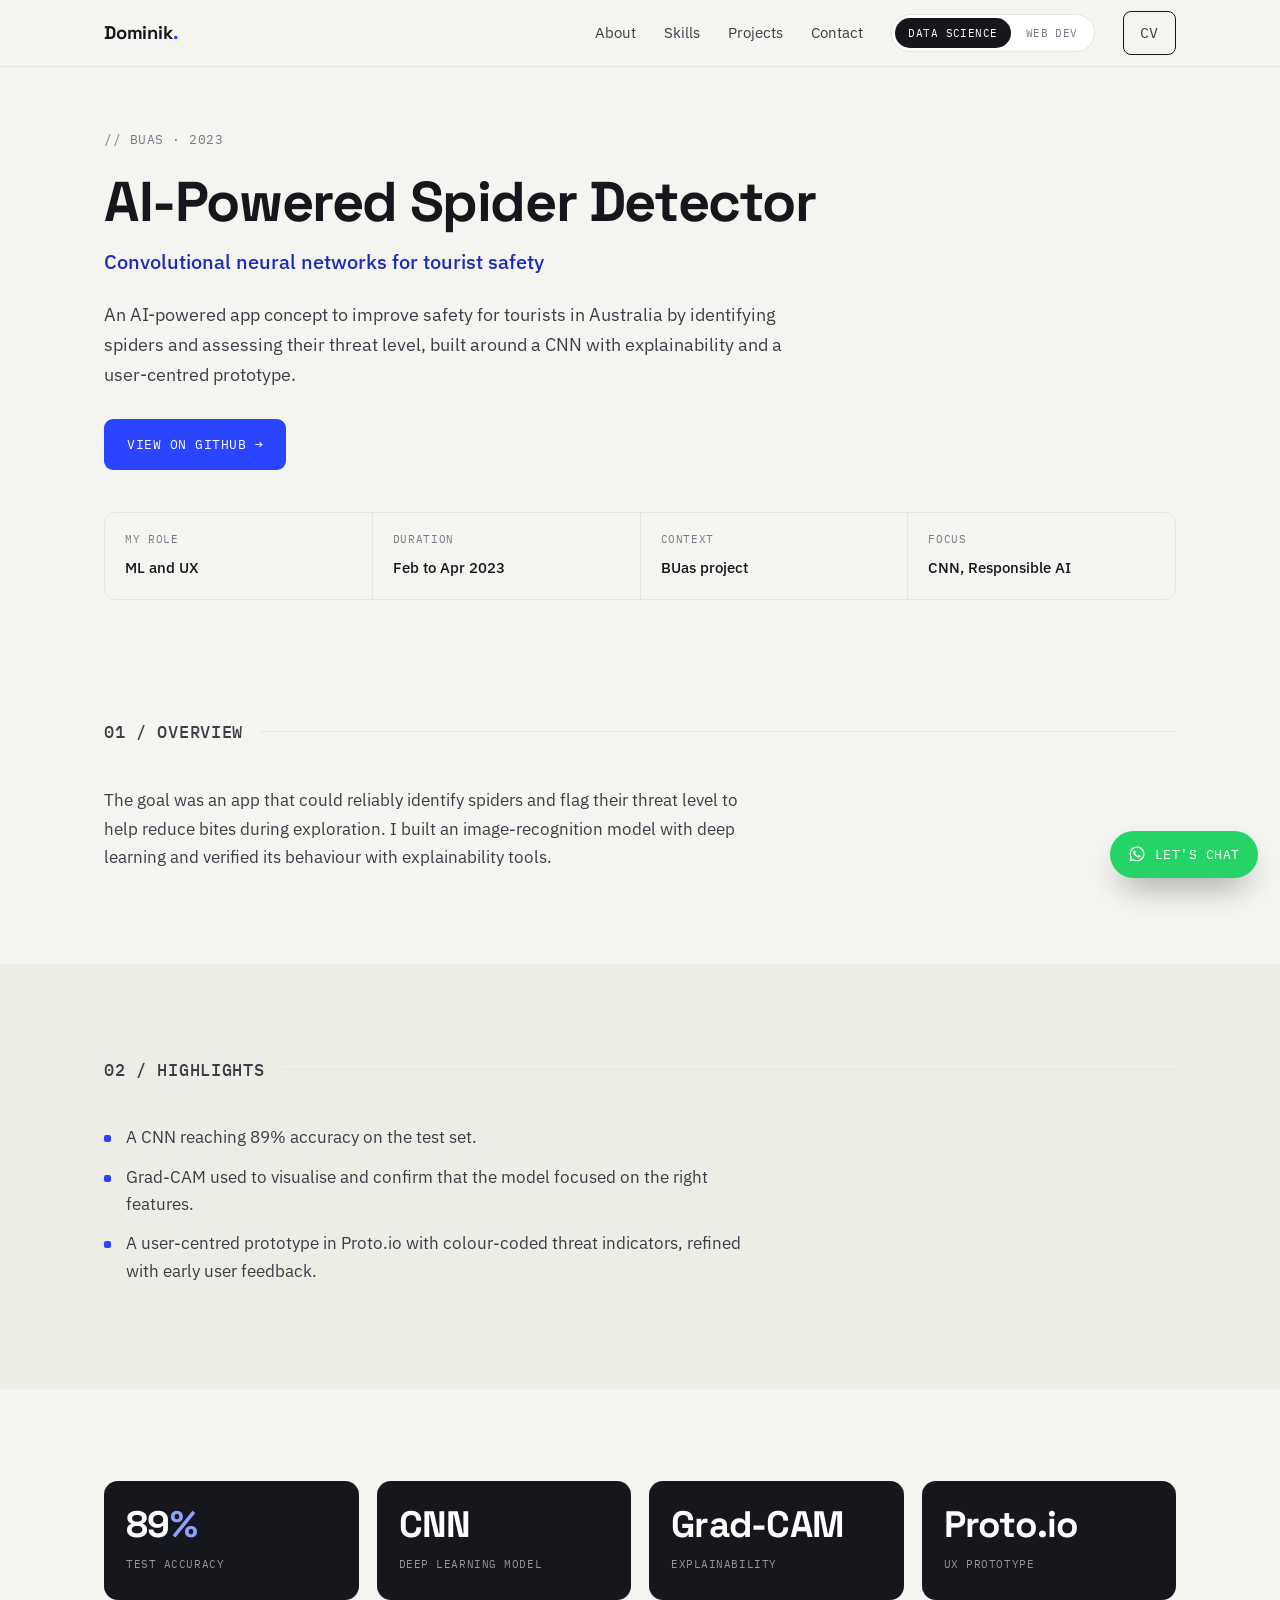
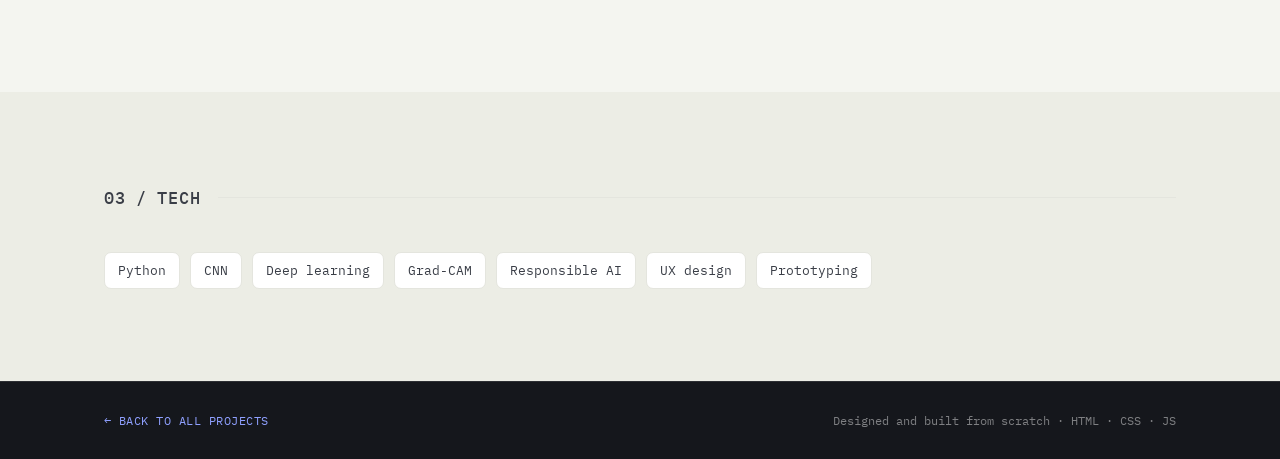
<file: projects/spider-detector.html>
<!DOCTYPE html>
<html lang="en">
<head>
<meta charset="UTF-8">
<meta name="viewport" content="width=device-width, initial-scale=1">
<title>AI-Powered Spider Detector | Dominik Szewczyk</title>
<meta name="description" content="A convolutional neural network that identifies spiders and assesses threat level, with Grad-CAM explainability and a UX prototype.">
<link rel="preconnect" href="https://fonts.googleapis.com">
<link rel="preconnect" href="https://fonts.gstatic.com" crossorigin>
<link href="https://fonts.googleapis.com/css2?family=Space+Grotesk:wght@400;500;600;700&family=IBM+Plex+Sans:wght@400;500;600&family=IBM+Plex+Mono:wght@400;500&display=swap" rel="stylesheet">
<link rel="stylesheet" href="../assets/css/style.css">
</head>
<body><header>
  <div class="wrap nav">
    <a class="logo" href="../index.html">Dominik<span>.</span></a>
    <button class="nav-toggle" aria-label="Open menu" aria-expanded="false"><span></span><span></span><span></span></button>
    <nav class="nav-menu">
      <a href="../index.html#about">About</a>
      <a href="../index.html#skills">Skills</a>
      <a href="../index.html#projects">Projects</a>
      <a href="../index.html#contact">Contact</a>
      <div class="seg">
        <a class="seg-btn active" href="../index.html">Data Science</a>
        <a class="seg-btn" href="../webdev.html">Web Dev</a>
      </div>
      <a class="btn-cv" href="../docs/cv.pdf">CV</a>
    </nav>
  </div>
</header>
<section class="detail-hero">
  <div class="wrap">
    <p class="eyebrow">// BUas · 2023</p>
    <h1>AI-Powered Spider Detector</h1>
    <p class="subtitle">Convolutional neural networks for tourist safety</p>
    <p class="summary">An AI-powered app concept to improve safety for tourists in Australia by identifying spiders and assessing their threat level, built around a CNN with explainability and a user-centred prototype.</p>
    <div class="cta-row"><a class="btn btn-primary" href="https://github.com/DominikSzewczyk224180/Projects-2022-2023" target="_blank" rel="noopener">View on GitHub →</a></div>
    <div class="meta"><div><span class="k">My role</span><span class="v">ML and UX</span></div><div><span class="k">Duration</span><span class="v">Feb to Apr 2023</span></div><div><span class="k">Context</span><span class="v">BUas project</span></div><div><span class="k">Focus</span><span class="v">CNN, Responsible AI</span></div></div>
  </div>
</section>
<section class="section"><div class="wrap reveal"><div class="sec-label"><span>01 / overview</span><i></i></div><div class="prose"><p>The goal was an app that could reliably identify spiders and flag their threat level to help reduce bites during exploration. I built an image-recognition model with deep learning and verified its behaviour with explainability tools.</p></div></div></section>
<section class="section section-alt"><div class="wrap reveal"><div class="sec-label"><span>02 / highlights</span><i></i></div><div class="prose"><ul><li>A CNN reaching 89% accuracy on the test set.</li><li>Grad-CAM used to visualise and confirm that the model focused on the right features.</li><li>A user-centred prototype in Proto.io with colour-coded threat indicators, refined with early user feedback.</li></ul></div></div></section>
<section class="section"><div class="wrap reveal"><div class="metrics"><div class="metric"><div class="num">89<span class="accent">%</span></div><span class="lbl">test accuracy</span></div><div class="metric"><div class="num">CNN</div><span class="lbl">deep learning model</span></div><div class="metric"><div class="num">Grad-CAM</div><span class="lbl">explainability</span></div><div class="metric"><div class="num">Proto.io</div><span class="lbl">UX prototype</span></div></div></div></section>
<section class="section section-alt"><div class="wrap reveal"><div class="sec-label"><span>03 / tech</span><i></i></div><div class="stack"><span class="chip">Python</span><span class="chip">CNN</span><span class="chip">Deep learning</span><span class="chip">Grad-CAM</span><span class="chip">Responsible AI</span><span class="chip">UX design</span><span class="chip">Prototyping</span></div></div></section>
<footer>
  <div class="wrap foot">
    <a class="back" href="../index.html#projects">&larr; Back to all projects</a>
    <span>Designed and built from scratch &middot; HTML &middot; CSS &middot; JS</span>
  </div>
</footer>
<a class="chat-fab" href="https://wa.me/48797788847?text=Hi%20Dominik%2C%20I%20came%20across%20your%20portfolio%20and%20would%20like%20to%20chat." target="_blank" rel="noopener" aria-label="Chat on WhatsApp">
  <svg viewBox="0 0 24 24" width="18" height="18" aria-hidden="true"><path fill="currentColor" d="M12.04 2C6.58 2 2.13 6.45 2.13 11.91c0 1.75.46 3.46 1.32 4.96L2 22l5.25-1.38c1.45.79 3.08 1.21 4.79 1.21h.01c5.46 0 9.91-4.45 9.91-9.91C21.96 6.45 17.5 2 12.04 2m0 18.15c-1.52 0-3.01-.41-4.3-1.18l-.31-.18-3.12.82.83-3.04-.2-.32a8.2 8.2 0 0 1-1.26-4.36c0-4.54 3.7-8.23 8.25-8.23 2.2 0 4.27.86 5.83 2.42a8.18 8.18 0 0 1 2.41 5.82c0 4.54-3.7 8.23-8.24 8.23m4.52-6.16c-.25-.12-1.47-.72-1.69-.81-.23-.08-.39-.12-.56.13-.16.25-.64.81-.79.97-.14.17-.29.19-.54.06-.25-.12-1.05-.39-1.99-1.23-.74-.66-1.23-1.47-1.38-1.72-.14-.25-.01-.38.11-.51.11-.11.25-.29.37-.43.13-.14.17-.25.25-.41.08-.17.04-.31-.02-.43-.06-.12-.56-1.34-.76-1.84-.2-.48-.41-.42-.56-.43h-.48c-.17 0-.43.06-.66.31-.23.25-.86.85-.86 2.07 0 1.22.89 2.4 1.01 2.56.12.17 1.75 2.67 4.23 3.74.59.26 1.05.41 1.41.52.59.19 1.13.16 1.56.1.48-.07 1.47-.6 1.68-1.18.21-.58.21-1.07.14-1.18-.06-.11-.22-.17-.47-.29"/></svg>
  <span>Let's chat</span>
</a>
<script src="../assets/js/main.js"></script>
</body>
</html>
</file>
<file: assets/css/style.css>
/* ============================================================
   Dominik Szewczyk - Portfolio
   Shared stylesheet. Design system + all components.
   ============================================================ */

:root{
  --ink:#15171C;
  --ink-2:#20242C;
  --ink-soft:#3A3E47;
  --muted:#767B85;
  --line:#E4E5DE;
  --canvas:#F4F5F0;
  --canvas-2:#ECEDE5;
  --card:#FFFFFF;
  --accent:#2B44FF;
  --accent-ink:#1B2BB8;
  --accent-soft:#EBEDFF;
  --accent-pale:#8FA0FF;

  --font-display:'Space Grotesk','Segoe UI',system-ui,sans-serif;
  --font-body:'IBM Plex Sans',system-ui,-apple-system,sans-serif;
  --font-mono:'IBM Plex Mono',ui-monospace,'SF Mono',Menlo,monospace;

  --maxw:1120px;
  --radius:14px;
}

*{box-sizing:border-box;margin:0;padding:0}
html{scroll-behavior:smooth}
body{
  font-family:var(--font-body);
  background:var(--canvas);
  color:var(--ink);
  line-height:1.65;
  -webkit-font-smoothing:antialiased;
  overflow-x:hidden;
}
a{color:inherit;text-decoration:none}
img{max-width:100%;display:block}
::selection{background:var(--accent);color:#fff}
:focus-visible{outline:2px solid var(--accent);outline-offset:3px;border-radius:3px}

.wrap{max-width:var(--maxw);margin:0 auto;padding:0 24px}
.mono{
  font-family:var(--font-mono);font-size:.78rem;letter-spacing:.04em;
  text-transform:uppercase;color:var(--muted);
}
.accent{color:var(--accent)}

/* ---------------- NAV ---------------- */
header{
  position:sticky;top:0;z-index:60;
  background:rgba(244,245,240,.85);
  backdrop-filter:blur(12px);
  border-bottom:1px solid var(--line);
}
.nav{display:flex;align-items:center;justify-content:space-between;height:66px}
.logo{font-family:var(--font-display);font-weight:700;font-size:1.15rem;letter-spacing:-.01em}
.logo span{color:var(--accent)}
.nav-menu{display:flex;align-items:center;gap:28px}
.nav-menu>a{font-size:.92rem;color:var(--ink-soft);transition:color .2s;position:relative}
.nav-menu>a:hover{color:var(--accent)}

.seg{display:inline-flex;border:1px solid var(--line);border-radius:999px;padding:3px;background:var(--card);gap:2px}
.seg-btn{
  font-family:var(--font-mono);font-size:.7rem;text-transform:uppercase;letter-spacing:.04em;
  padding:6px 13px;border-radius:999px;color:var(--muted);display:inline-flex;align-items:center;gap:6px;
  transition:background .2s,color .2s;
}
.seg-btn.active{background:var(--ink);color:#fff}
.seg-btn small{font-size:.58rem;opacity:.55;text-transform:lowercase}

.btn-cv{
  font-family:var(--font-mono);font-size:.76rem;text-transform:uppercase;letter-spacing:.04em;
  border:1px solid var(--ink);padding:9px 16px;border-radius:8px;transition:all .2s;
}
.btn-cv:hover{background:var(--ink);color:#fff}

.nav-toggle{display:none;flex-direction:column;gap:5px;background:none;border:0;cursor:pointer;padding:6px}
.nav-toggle span{width:22px;height:2px;background:var(--ink);transition:transform .25s,opacity .2s}
.nav-toggle[aria-expanded="true"] span:nth-child(1){transform:translateY(7px) rotate(45deg)}
.nav-toggle[aria-expanded="true"] span:nth-child(2){opacity:0}
.nav-toggle[aria-expanded="true"] span:nth-child(3){transform:translateY(-7px) rotate(-45deg)}

/* ---------------- BUTTONS ---------------- */
.btn{
  font-family:var(--font-mono);font-size:.8rem;text-transform:uppercase;letter-spacing:.04em;
  padding:14px 22px;border-radius:9px;transition:all .2s;border:1px solid transparent;
  display:inline-flex;align-items:center;gap:8px;cursor:pointer;
}
.btn-primary{background:var(--accent);color:#fff}
.btn-primary:hover{background:var(--accent-ink);transform:translateY(-2px)}
.btn-ghost{border-color:var(--ink);color:var(--ink)}
.btn-ghost:hover{background:var(--ink);color:#fff}

/* ---------------- HERO ---------------- */
.hero{padding:74px 0 86px}
.hero-grid{display:grid;grid-template-columns:1.1fr .9fr;gap:60px;align-items:center}
.eyebrow{font-family:var(--font-mono);font-size:.82rem;letter-spacing:.04em;text-transform:uppercase;color:var(--muted);margin-bottom:22px}
.hero h1{font-family:var(--font-display);font-weight:700;font-size:clamp(2.8rem,6.5vw,4.8rem);line-height:1;letter-spacing:-.03em;margin-bottom:18px}
.role{font-family:var(--font-display);font-size:clamp(1.25rem,2.6vw,1.75rem);font-weight:500;color:var(--ink-soft);margin-bottom:24px;letter-spacing:-.01em}
.role .rotate{color:var(--accent);border-bottom:3px solid var(--accent-soft)}
.lead{font-size:1.15rem;color:var(--ink-soft);max-width:42ch;margin-bottom:34px}
.cta-row{display:flex;flex-wrap:wrap;gap:14px;align-items:center;margin-bottom:42px}
.hero-stats{display:flex;flex-wrap:wrap;gap:34px}
.hero-stats .stat .n{font-family:var(--font-display);font-weight:700;font-size:1.6rem;letter-spacing:-.02em;display:block}
.hero-stats .stat .l{font-family:var(--font-mono);font-size:.68rem;text-transform:uppercase;letter-spacing:.05em;color:var(--muted)}

.hero-photo{position:relative;justify-self:center;width:min(100%,400px);aspect-ratio:4/5}
.photo-panel{position:absolute;inset:0;border-radius:24px;background:radial-gradient(120% 95% at 50% 0%,#3146ff 0%,#1b2bb8 72%);box-shadow:0 30px 70px -34px rgba(21,23,28,.55)}
.hero-photo img{position:absolute;left:50%;bottom:0;transform:translateX(-50%);height:106%;width:auto;max-width:none;object-fit:contain;object-position:bottom;z-index:2;filter:drop-shadow(0 16px 22px rgba(13,16,30,.4))}
.photo-tag{
  position:absolute;z-index:3;left:-14px;bottom:26px;background:var(--card);
  border:1px solid var(--line);border-radius:10px;padding:10px 14px;
  font-family:var(--font-mono);font-size:.74rem;color:var(--ink);
  box-shadow:0 14px 30px -16px rgba(21,23,28,.4);
}
.photo-tag b{color:var(--accent)}

/* ---------------- SECTIONS ---------------- */
.section{padding:92px 0}
.section-alt{background:var(--canvas-2)}
.section-dark{background:var(--ink);color:var(--canvas)}
.sec-label{display:flex;align-items:center;gap:16px;margin-bottom:40px}
.sec-label span{font-family:var(--font-mono);font-size:1.08rem;font-weight:500;letter-spacing:.04em;text-transform:uppercase;color:var(--ink-soft);white-space:nowrap}
.sec-label i{height:1px;flex:1;background:var(--line)}
.section-dark .sec-label span{color:var(--accent-pale)}
.section-dark .sec-label i{background:rgba(255,255,255,.16)}
h2{font-family:var(--font-display);font-weight:600;font-size:clamp(1.7rem,3.6vw,2.4rem);letter-spacing:-.02em}

/* ---------------- ABOUT ---------------- */
.about-grid{display:grid;grid-template-columns:1.35fr .95fr;gap:56px;align-items:start}
.about-text p{font-size:1.1rem;color:var(--ink-soft);margin-bottom:18px;max-width:56ch}
.about-text strong{color:var(--ink);font-weight:600}
.facts{border-left:2px solid var(--accent);padding-left:22px;margin-top:6px}
.facts .row{margin-bottom:18px}
.facts .row:last-child{margin-bottom:0}
.facts .k{font-family:var(--font-mono);font-size:.7rem;text-transform:uppercase;letter-spacing:.06em;color:var(--muted);display:block;margin-bottom:4px}
.facts .v{font-weight:500}
.orgs{grid-column:1/-1;margin-top:40px;border-top:1px solid var(--line);padding-top:28px}
.orgs .mono{display:block;margin-bottom:16px}
.chips{display:flex;flex-wrap:wrap;gap:10px}
.chip{font-family:var(--font-mono);font-size:.8rem;border:1px solid var(--line);background:var(--card);padding:7px 13px;border-radius:7px;color:var(--ink-soft)}
.orgs-title{font-family:var(--font-display);font-weight:600;font-size:1.45rem;letter-spacing:-.01em;margin-bottom:18px;color:var(--ink)}
.chips-lg{gap:12px}
.chips-lg .chip{font-size:.92rem;padding:10px 16px;border-color:#d6d8ce;color:var(--ink);font-weight:500;background:#fff}
.logo-wall{display:grid;grid-template-columns:repeat(auto-fill,minmax(150px,1fr));gap:14px}
.logo-tile{height:88px;background:#fff;border:1px solid var(--line);border-radius:12px;display:flex;align-items:center;justify-content:center;padding:14px;transition:border-color .2s,transform .2s}
.logo-tile:hover{border-color:var(--accent);transform:translateY(-2px)}
.logo-tile img{max-height:46px;max-width:82%;object-fit:contain;filter:grayscale(1);opacity:.8;transition:filter .25s,opacity .25s}
.logo-tile:hover img{filter:none;opacity:1}
.logo-tile.dark{background:#1f232b;border-color:#1f232b}
.logo-tile.dark img{filter:none;opacity:.96;max-height:30px}
.logo-tile.text span{font-family:var(--font-display);font-weight:600;font-size:1rem;color:var(--ink-soft);text-align:center;letter-spacing:-.01em}
.logo-tile.text:hover span{color:var(--accent-ink)}
.logo-marquee{overflow:hidden;position:relative;-webkit-mask-image:linear-gradient(90deg,transparent,#000 7%,#000 93%,transparent);mask-image:linear-gradient(90deg,transparent,#000 7%,#000 93%,transparent)}
.logo-track{display:flex;width:max-content;animation:logoscroll 40s linear infinite}
.logo-marquee:hover .logo-track{animation-play-state:paused}
.logo-track .logo-tile{flex:0 0 auto;width:184px;margin-right:14px}
@keyframes logoscroll{from{transform:translateX(-50%)}to{transform:translateX(0)}}

/* ---------------- SKILLS ---------------- */
.skills-grid{display:grid;grid-template-columns:repeat(4,1fr);gap:26px}
.skills-intro{font-size:1.12rem;color:var(--ink-soft);max-width:62ch;margin:-14px 0 34px}
.skill-col .snum{font-family:var(--font-mono);font-size:.72rem;letter-spacing:.08em;color:var(--accent);display:block;margin-bottom:10px}
.skill-col h3{font-family:var(--font-display);font-weight:600;font-size:1.12rem;letter-spacing:-.01em;color:var(--ink);margin-bottom:16px}
.skill-col ul{list-style:none}
.skill-col li{padding:9px 0;border-bottom:1px dashed var(--line);font-size:.97rem;color:var(--ink-soft)}
.skill-col li:last-child{border-bottom:0}

/* ---------------- PROJECT CARDS ---------------- */
.cards{display:grid;grid-template-columns:repeat(2,1fr);gap:26px}
.cards-3{grid-template-columns:repeat(3,1fr)}
.card{
  background:var(--card);border:1px solid var(--line);border-radius:var(--radius);overflow:hidden;
  display:flex;flex-direction:column;transition:transform .25s,box-shadow .25s,border-color .25s;
}
.card:hover{transform:translateY(-6px);box-shadow:0 32px 64px -40px rgba(21,23,28,.55);border-color:var(--accent)}
.card-thumb{height:190px;background:var(--canvas-2);display:flex;align-items:center;justify-content:center;overflow:hidden;border-bottom:1px solid var(--line);position:relative}
.card-thumb img{width:100%;height:100%;object-fit:cover}
.card-thumb.logo img{object-fit:contain;padding:20px;background:#fff}
.card-thumb.noimg{background:linear-gradient(135deg,#1b2bb8,#2b44ff)}
.card-thumb.noimg .card-initial{font-family:var(--font-display);font-weight:700;font-size:2.6rem;color:#fff;letter-spacing:-.02em;opacity:.95}
.card-flag{position:absolute;top:12px;left:12px;font-family:var(--font-mono);font-size:.62rem;text-transform:uppercase;letter-spacing:.06em;background:var(--accent);color:#fff;padding:4px 9px;border-radius:5px}
.card-body{padding:22px 22px 24px;display:flex;flex-direction:column;flex:1}
.card-org{font-family:var(--font-mono);font-size:.7rem;text-transform:uppercase;letter-spacing:.05em;color:var(--accent);margin-bottom:8px}
.card-body h3{font-family:var(--font-display);font-weight:600;font-size:1.22rem;letter-spacing:-.01em;margin-bottom:10px;line-height:1.25}
.cards-3 .card-body h3{font-size:1.12rem}
.card-body p{font-size:.94rem;color:var(--ink-soft);margin-bottom:16px;flex:1}
.tags{display:flex;flex-wrap:wrap;gap:7px;margin-bottom:18px}
.tag{font-family:var(--font-mono);font-size:.67rem;text-transform:uppercase;letter-spacing:.03em;color:var(--muted);background:var(--canvas);border:1px solid var(--line);padding:4px 9px;border-radius:5px}
.card-more{font-family:var(--font-mono);font-size:.78rem;text-transform:uppercase;letter-spacing:.04em;color:var(--ink);display:inline-flex;align-items:center;gap:7px;transition:gap .2s,color .2s}
.card:hover .card-more{color:var(--accent);gap:12px}
.view-all{display:inline-flex;align-items:center;gap:9px;margin-top:34px;font-family:var(--font-mono);font-size:.82rem;text-transform:uppercase;letter-spacing:.04em;color:var(--accent);transition:gap .2s}
.view-all:hover{gap:14px}

/* ---------------- CONTACT ---------------- */
.contact-grid{display:grid;grid-template-columns:1.05fr 1fr;gap:50px;align-items:center}
.contact-grid .big{font-family:var(--font-display);font-weight:600;font-size:clamp(1.9rem,4vw,2.8rem);letter-spacing:-.02em;line-height:1.12;color:#fff;margin-bottom:22px}
.contact-grid .sub{color:rgba(255,255,255,.62);max-width:42ch}
.contact-links{display:flex;flex-direction:column}
.contact-links a{display:flex;justify-content:space-between;align-items:center;gap:20px;padding:18px 4px;border-bottom:1px solid rgba(255,255,255,.14);transition:padding .2s,color .2s}
.contact-links a:hover{padding-left:14px}
.contact-links .lbl{font-family:var(--font-mono);font-size:.74rem;text-transform:uppercase;letter-spacing:.05em;color:rgba(255,255,255,.5)}
.contact-links .val{font-size:1.02rem;color:#fff}
.contact-links a:hover .val{color:var(--accent-pale)}

/* ---------------- FOOTER ---------------- */
footer{background:var(--ink);color:rgba(255,255,255,.45);border-top:1px solid rgba(255,255,255,.1);padding:28px 0}
.foot{display:flex;justify-content:space-between;align-items:center;flex-wrap:wrap;gap:14px;font-family:var(--font-mono);font-size:.76rem}
.foot a{color:var(--accent-pale)}
.chat-fab{position:fixed;right:22px;bottom:22px;z-index:80;display:inline-flex;align-items:center;gap:9px;background:#25D366;color:#fff;padding:13px 18px;border-radius:999px;font-family:var(--font-mono);font-size:.8rem;text-transform:uppercase;letter-spacing:.04em;box-shadow:0 16px 34px -12px rgba(0,0,0,.45);transition:transform .2s,box-shadow .2s}
.chat-fab:hover{transform:translateY(-3px);box-shadow:0 22px 40px -14px rgba(0,0,0,.5);color:#fff}
.chat-fab svg{display:block}
@media(max-width:480px){.chat-fab span{display:none}.chat-fab{padding:14px}}

/* ---------------- PAGE HERO (projects.html) ---------------- */
.page-hero{padding:70px 0 24px}
.page-hero h1{font-family:var(--font-display);font-weight:700;font-size:clamp(2.4rem,5vw,3.6rem);letter-spacing:-.025em;margin-bottom:14px}
.page-hero p{font-size:1.12rem;color:var(--ink-soft);max-width:60ch}

/* ---------------- DETAIL HERO ---------------- */
.detail-hero{padding:62px 0 26px}
.detail-hero h1{font-family:var(--font-display);font-weight:700;font-size:clamp(2.2rem,5vw,3.5rem);line-height:1.05;letter-spacing:-.025em;margin-bottom:14px;max-width:20ch}
.detail-hero .subtitle{font-size:1.25rem;color:var(--accent-ink);font-weight:500;margin-bottom:22px}
.detail-hero .summary{font-size:1.12rem;color:var(--ink-soft);max-width:64ch;margin-bottom:30px}
.back{font-family:var(--font-mono);font-size:.78rem;text-transform:uppercase;letter-spacing:.04em;color:var(--ink-soft);display:inline-flex;gap:8px;align-items:center;transition:gap .2s,color .2s}
.back:hover{color:var(--accent);gap:12px}
.foot .back{color:var(--accent-pale)}
.meta{display:grid;grid-template-columns:repeat(4,1fr);gap:1px;background:var(--line);border:1px solid var(--line);border-radius:12px;overflow:hidden;margin-top:8px}
.meta div{background:var(--canvas);padding:18px 20px}
.meta .k{font-family:var(--font-mono);font-size:.68rem;text-transform:uppercase;letter-spacing:.06em;color:var(--muted);display:block;margin-bottom:5px}
.meta .v{font-weight:500;font-size:.95rem}

/* ---------------- PROSE ---------------- */
.prose p{font-size:1.08rem;color:var(--ink-soft);max-width:64ch;margin-bottom:18px}
.prose p:last-child{margin-bottom:0}
.prose strong{color:var(--ink);font-weight:600}
.prose ul{list-style:none;max-width:64ch;margin-top:6px}
.prose li{position:relative;padding-left:22px;margin-bottom:12px;color:var(--ink-soft);font-size:1.04rem}
.prose li::before{content:"";position:absolute;left:0;top:11px;width:7px;height:7px;background:var(--accent);border-radius:2px}

/* ---------------- TOOLS ---------------- */
.tools{display:grid;grid-template-columns:1fr 1fr;gap:22px}
.tool{background:var(--card);border:1px solid var(--line);border-radius:var(--radius);padding:26px}
.section-alt .tool{background:#fff}
.tool .ttag{font-family:var(--font-mono);font-size:.72rem;text-transform:uppercase;letter-spacing:.05em;color:var(--accent);margin-bottom:10px;display:block}
.tool h3{font-family:var(--font-display);font-weight:600;font-size:1.3rem;margin-bottom:10px;letter-spacing:-.01em}
.tool p{font-size:.99rem;color:var(--ink-soft)}

/* ---------------- CHART ---------------- */
.chart{background:var(--card);border:1px solid var(--line);border-radius:var(--radius);padding:28px 26px}
.chart .chead{display:flex;justify-content:space-between;align-items:baseline;margin-bottom:22px;gap:14px}
.chart .chead .title{font-family:var(--font-display);font-weight:600;font-size:1.05rem}
.bar-row{display:grid;grid-template-columns:165px 1fr 56px;align-items:center;gap:14px;margin-bottom:13px}
.bar-row:last-child{margin-bottom:0}
.bar-row .name{font-size:.92rem;color:var(--ink-soft)}
.bar-row .track{height:14px;background:var(--canvas-2);border-radius:7px;overflow:hidden}
.bar-row .fill{height:100%;width:0;background:var(--muted);border-radius:7px;transition:width 1s cubic-bezier(.2,.7,.3,1)}
.bar-row.best .fill{background:var(--accent)}
.bar-row.best .name{color:var(--ink);font-weight:600}
.bar-row.base .fill{background:#C7CABF}
.bar-row .val{font-family:var(--font-mono);font-size:.85rem;text-align:right;color:var(--ink)}

/* ---------------- METRICS ---------------- */
.metrics{display:grid;grid-template-columns:repeat(4,1fr);gap:18px}
.metric{background:var(--ink);color:#fff;border-radius:var(--radius);padding:26px 22px}
.metric .num{font-family:var(--font-display);font-weight:700;font-size:2.3rem;letter-spacing:-.02em;line-height:1;color:#fff}
.metric .num .accent{color:var(--accent-pale)}
.metric .lbl{font-family:var(--font-mono);font-size:.7rem;text-transform:uppercase;letter-spacing:.05em;color:rgba(255,255,255,.55);margin-top:11px;display:block}

/* ---------------- SCREENSHOTS / GALLERY ---------------- */
.shot{background:var(--card);border:1px solid var(--line);border-radius:var(--radius);overflow:hidden;margin-bottom:26px;box-shadow:0 22px 50px -38px rgba(21,23,28,.45)}
.shot:last-child{margin-bottom:0}
.shot .frame{background:#1c1f26;padding:11px 14px;display:flex;gap:7px;align-items:center;border-bottom:1px solid rgba(255,255,255,.08)}
.shot .frame i{width:11px;height:11px;border-radius:50%;background:#3a3e47;display:inline-block}
.shot .frame span{font-family:var(--font-mono);font-size:.72rem;color:#767B85;margin-left:10px;overflow:hidden;text-overflow:ellipsis;white-space:nowrap}
.shot img{width:100%}
.shot .cap{padding:16px 20px;font-size:.95rem;color:var(--ink-soft)}
.shot .cap b{color:var(--ink);font-weight:600}

.imgrid{display:grid;grid-template-columns:repeat(2,1fr);gap:18px}
.imgrid.one{grid-template-columns:1fr;max-width:760px}
.imgrid figure{background:var(--card);border:1px solid var(--line);border-radius:var(--radius);overflow:hidden}
.imgrid img{width:100%;background:#fff}
.imgrid figcaption{padding:12px 16px;font-size:.86rem;color:var(--muted);font-family:var(--font-mono);letter-spacing:.02em}

/* ---------------- VIDEO ---------------- */
.video-wrap{border-radius:var(--radius);overflow:hidden;border:1px solid var(--line);background:#000;box-shadow:0 22px 50px -38px rgba(21,23,28,.45)}
.video-wrap video{width:100%;display:block}

/* ---------------- CALLOUT / QUOTE ---------------- */
.callout{border-left:2px solid var(--accent);padding:8px 0 8px 24px;max-width:64ch}
.callout .big{font-family:var(--font-display);font-size:1.55rem;font-weight:600;color:var(--ink);letter-spacing:-.01em;line-height:1.25;margin-bottom:8px}
.callout p{font-size:1rem;color:var(--ink-soft)}
.quote{background:var(--card);border:1px solid var(--line);border-left:3px solid var(--accent);border-radius:var(--radius);padding:30px 32px;max-width:72ch}
.section-alt .quote{background:#fff}
.quote p{font-size:1.18rem;line-height:1.6;color:var(--ink);font-style:italic;margin-bottom:18px}
.quote cite{font-family:var(--font-mono);font-size:.8rem;font-style:normal;text-transform:uppercase;letter-spacing:.04em;color:var(--muted)}
.quote cite b{color:var(--accent-ink)}

/* ---------------- STACK ---------------- */
.stack{display:flex;flex-wrap:wrap;gap:10px}

/* ---------------- REVEAL ---------------- */
.reveal.pre{opacity:0;transform:translateY(24px)}
.reveal.in{opacity:1;transform:none;transition:opacity .7s ease,transform .7s ease}

/* ---------------- RESPONSIVE ---------------- */
@media(max-width:880px){
  .nav-menu{
    position:fixed;inset:66px 0 auto 0;flex-direction:column;align-items:flex-start;gap:18px;
    background:var(--canvas);border-bottom:1px solid var(--line);padding:24px;
    transform:translateY(-12px);opacity:0;pointer-events:none;transition:transform .25s,opacity .25s;
  }
  .nav-menu.open{transform:none;opacity:1;pointer-events:auto}
  .nav-toggle{display:flex}
  .hero{padding:54px 0 64px}
  .hero-grid{grid-template-columns:1fr;gap:48px}
  .hero-photo{order:-1}
  .hero-photo{width:min(72%,300px)}
  .about-grid,.contact-grid,.tools{grid-template-columns:1fr;gap:34px}
  .skills-grid{grid-template-columns:repeat(2,1fr)}
  .cards,.cards-3{grid-template-columns:1fr}
  .metrics{grid-template-columns:repeat(2,1fr)}
  .meta{grid-template-columns:repeat(2,1fr)}
  .imgrid{grid-template-columns:1fr}
  .bar-row{grid-template-columns:118px 1fr 48px}
  .section{padding:64px 0}
}
@media(max-width:480px){
  .skills-grid,.metrics{grid-template-columns:1fr}
  .hero-stats{gap:24px}
}
@media(prefers-reduced-motion:reduce){
  *{scroll-behavior:auto!important}
  .reveal,.reveal.pre{opacity:1;transform:none;transition:none}
  .bar-row .fill{transition:none}
  .logo-track{animation:none;flex-wrap:wrap;width:auto;justify-content:center}
  .logo-track [aria-hidden="true"]{display:none}
  .logo-track .logo-tile{margin:0 14px 14px 0}
}

/* ============================================================
   WEB DEV PAGE (webdev.html)
   Reuses the shared components (hero, .tool cards, .cards,
   .chips, contact). Only addition: a 3-up grid for the
   services block so six .tool cards sit as two tidy rows.
   ============================================================ */
.svc-grid{display:grid;grid-template-columns:repeat(3,1fr);gap:22px}
@media(max-width:880px){.svc-grid{grid-template-columns:repeat(2,1fr)}}
@media(max-width:560px){.svc-grid{grid-template-columns:1fr}}

/* ---- Web Dev: language switch (header) ---- */
.lang-btn{
  margin-left:auto;margin-right:16px;display:inline-flex;align-items:center;gap:8px;cursor:pointer;
  font-family:var(--font-mono);font-size:.72rem;text-transform:uppercase;letter-spacing:.04em;color:var(--ink);
  background:var(--card);border:1px solid var(--line);padding:6px 12px;border-radius:999px;
  transition:border-color .2s,transform .2s,box-shadow .2s;
}
.lang-btn:hover{border-color:var(--accent);transform:translateY(-1px);box-shadow:0 8px 18px -12px rgba(21,23,28,.5)}
.lang-btn .flag{width:20px;height:13px;border-radius:2px;overflow:hidden;display:block;flex:0 0 auto;border:1px solid rgba(21,23,28,.12)}
.lang-btn .flag svg{display:block;width:100%;height:100%}
.lang-btn .lang-label{line-height:1}
@media(max-width:380px){.lang-btn{margin-right:10px;padding:6px 9px}.lang-btn .lang-label{display:none}}

/* ---- Web Dev: rotating word (own class so shared main.js leaves it alone) ---- */
.role .rotate-w{color:var(--accent);border-bottom:3px solid var(--accent-soft)}

/* ---- Web Dev: mini site previews inside project card thumbs ---- */
.card-thumb .mini{position:absolute;inset:0;display:flex;flex-direction:column;background:#fff}
.mini-bar{flex:0 0 24px;background:#15171c;display:flex;align-items:center;gap:5px;padding:0 9px}
.mini-bar i{width:6px;height:6px;border-radius:50%;background:#3a3e47;flex:0 0 auto}
.mini-bar span{margin-left:7px;font-family:var(--font-mono);font-size:.58rem;color:#8b919b;white-space:nowrap;overflow:hidden;text-overflow:ellipsis}
.mini-view{position:relative;flex:1;background:var(--mbg);color:var(--mfg);padding:13px 16px 15px;display:flex;flex-direction:column;justify-content:space-between;overflow:hidden}
.mini-top{display:flex;align-items:center;justify-content:space-between;gap:10px}
.mini-logo{font-family:var(--font-display);font-weight:700;font-size:.82rem;letter-spacing:.01em;color:var(--mfg);white-space:nowrap}
.mini-logo b{color:var(--mac)}
.mini-menu{display:flex;gap:5px;flex:0 0 auto}
.mini-menu i{width:12px;height:3px;border-radius:2px;background:currentColor;opacity:.32}
.mini-mid{display:flex;flex-direction:column;gap:9px}
.mini-h{font-family:var(--font-display);font-weight:600;font-size:1.05rem;line-height:1.14;letter-spacing:-.01em;max-width:82%}
.mini-h b{color:var(--mac)}
.mini-row{display:flex;align-items:center;gap:8px}
.mini-btn{font-family:var(--font-mono);font-size:.56rem;text-transform:uppercase;letter-spacing:.05em;background:var(--mac);color:var(--macfg,#fff);padding:5px 10px;border-radius:5px;white-space:nowrap}
.mini-ghost{font-family:var(--font-mono);font-size:.56rem;text-transform:uppercase;letter-spacing:.05em;color:var(--mfg);opacity:.8;border:1px solid currentColor;padding:4px 10px;border-radius:5px;white-space:nowrap}
.card-thumb .mini-open{position:absolute;inset:0;z-index:4;display:flex;align-items:center;justify-content:center;background:rgba(11,13,18,.52);color:#fff;font-family:var(--font-mono);font-size:.74rem;text-transform:uppercase;letter-spacing:.05em;opacity:0;transition:opacity .25s}
.card-thumb .mini-open::after{content:"\2197";margin-left:7px;font-size:.9rem}
.card:hover .card-thumb .mini-open{opacity:1}
@media(prefers-reduced-motion:reduce){.card-thumb .mini-open{transition:none}}

/* ---- Web Dev: real site screenshots as card thumbnails ---- */
.card-thumb .shot-img{position:absolute;inset:0;width:100%;height:100%;object-fit:cover;object-position:top;display:block;transition:transform .5s ease}
.card:hover .card-thumb .shot-img{transform:scale(1.04)}

/* ---- Larger, more legible numbered section labels (site-wide) ---- */
.sec-label{gap:18px}
@media(max-width:600px){.sec-label span{font-size:.92rem;white-space:normal}}

/* ---- Fix: prevent wide content from stretching grids on mobile (horizontal overflow) ---- */
.about-grid,.contact-grid{min-width:0}
.about-grid>*,.contact-grid>*{min-width:0}
.orgs{overflow:hidden}
.logo-marquee{max-width:100%}
.contact-links a{min-width:0}
.contact-links .val{overflow-wrap:anywhere}
</file>
